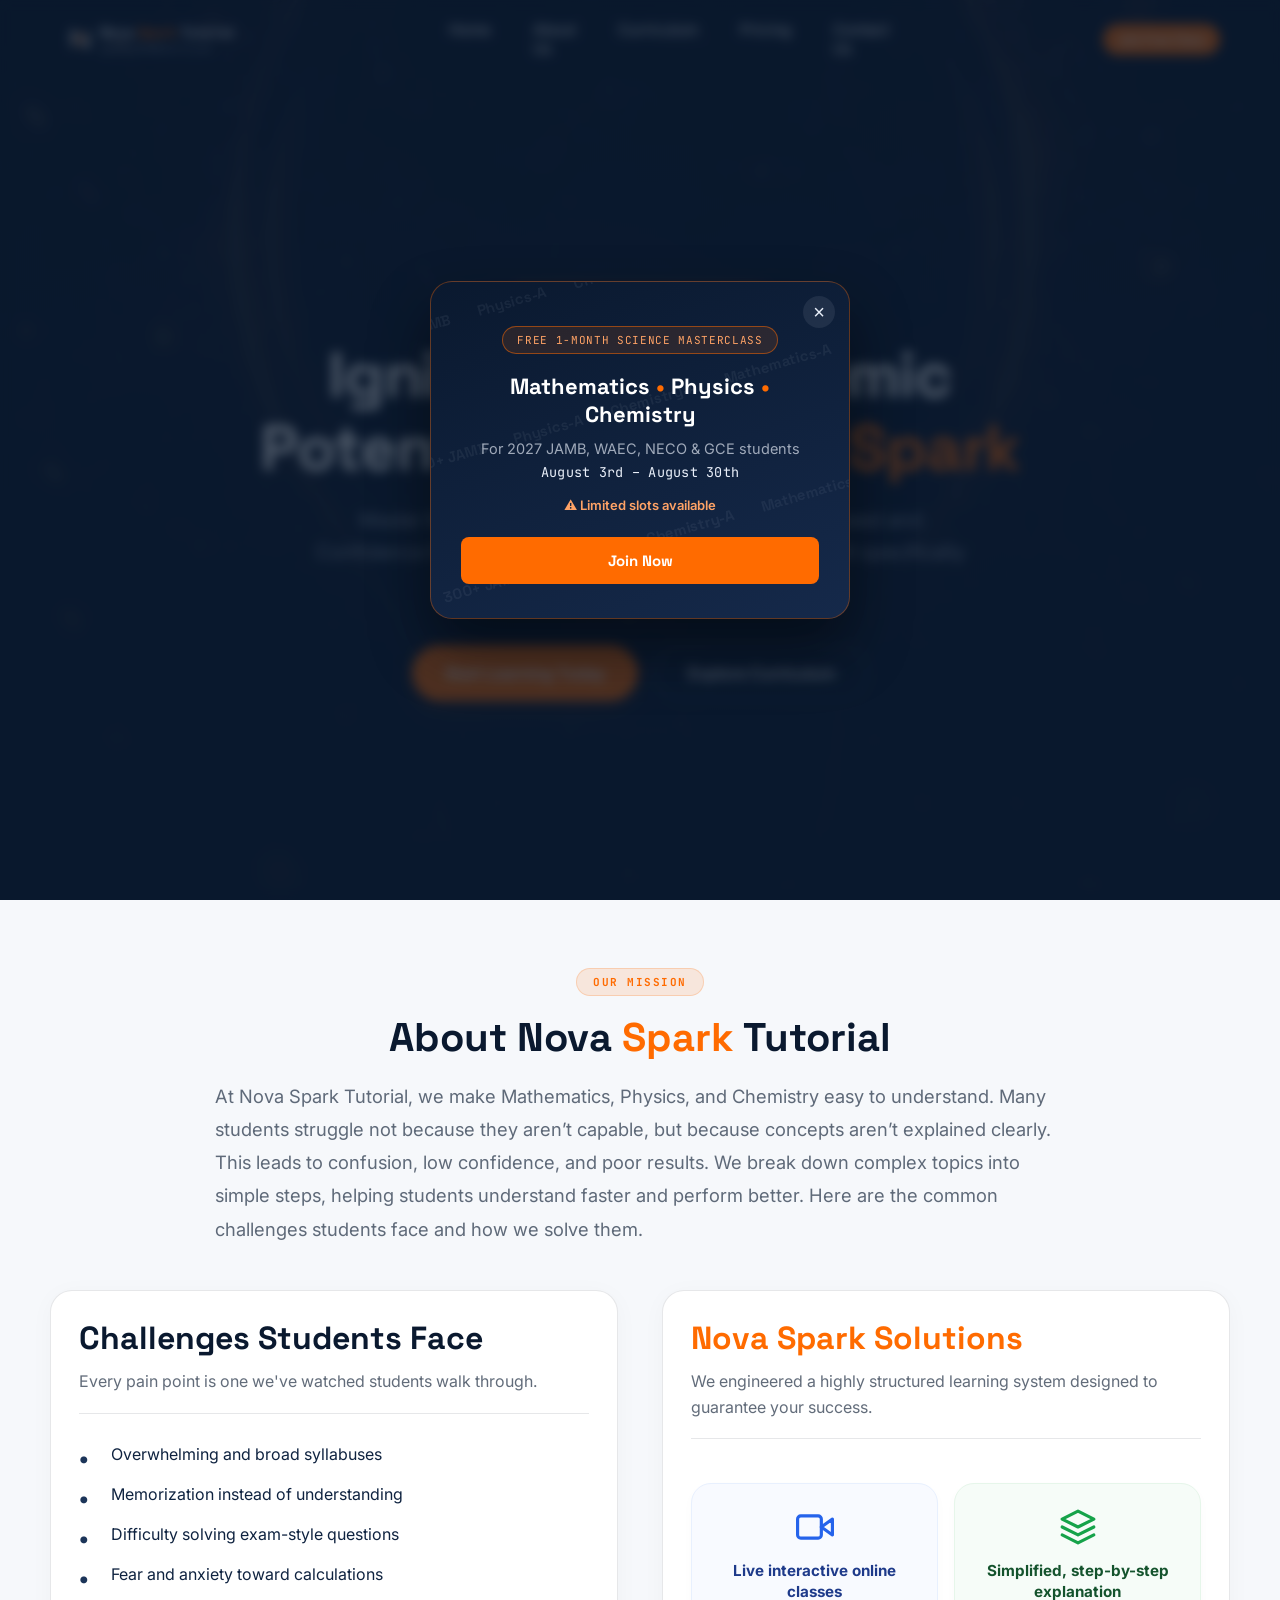
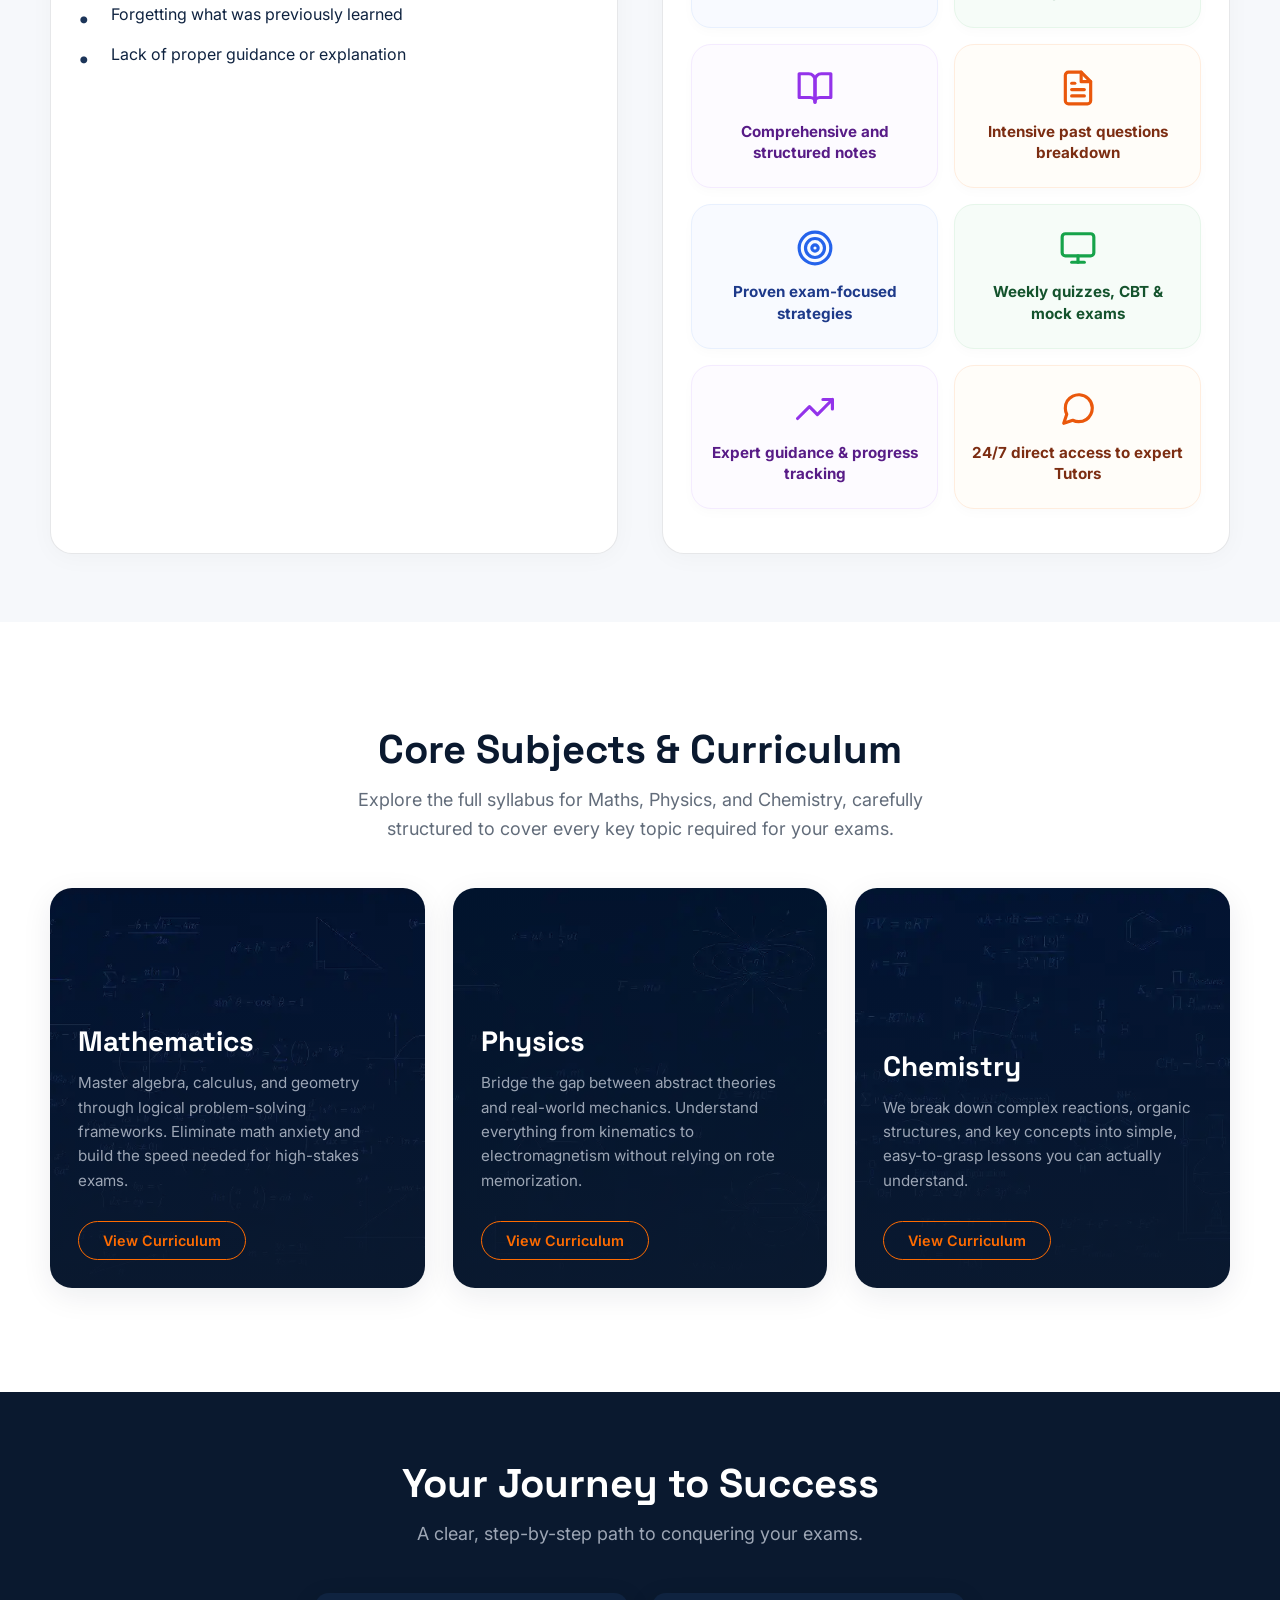
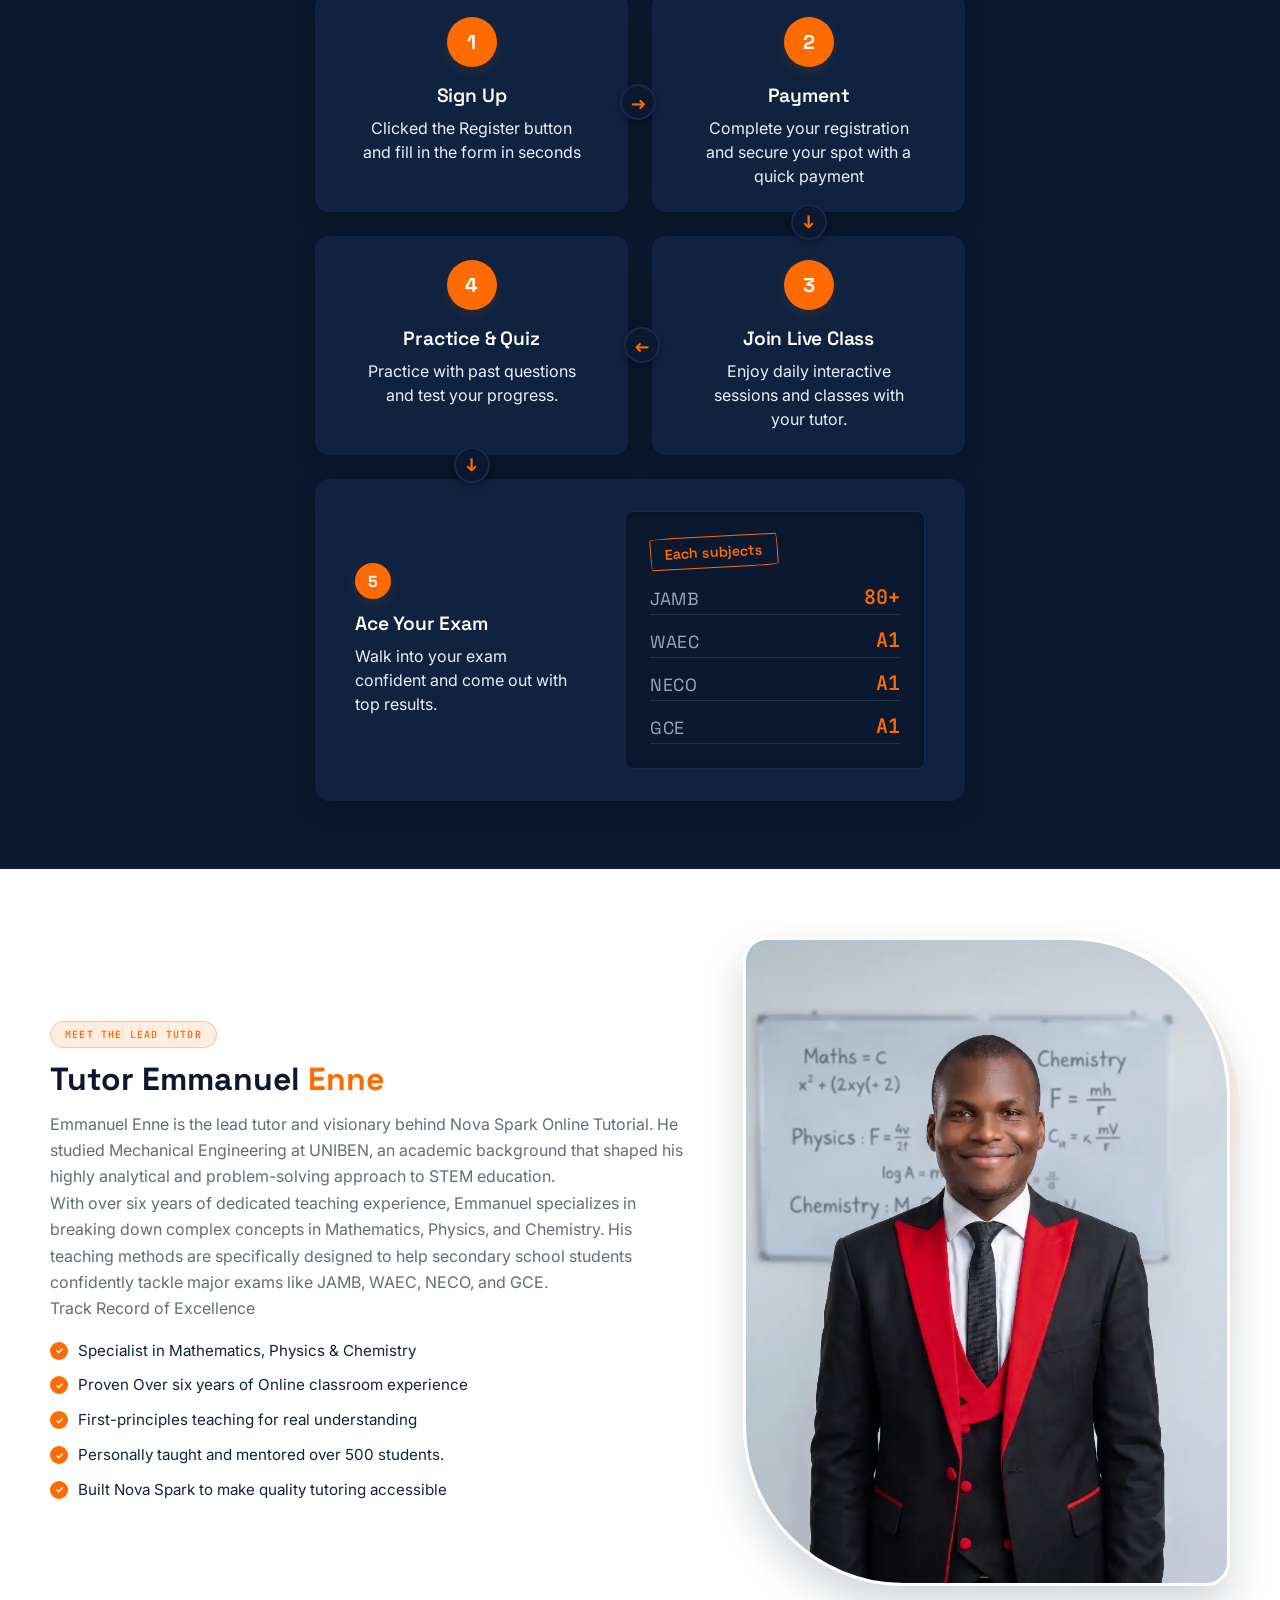
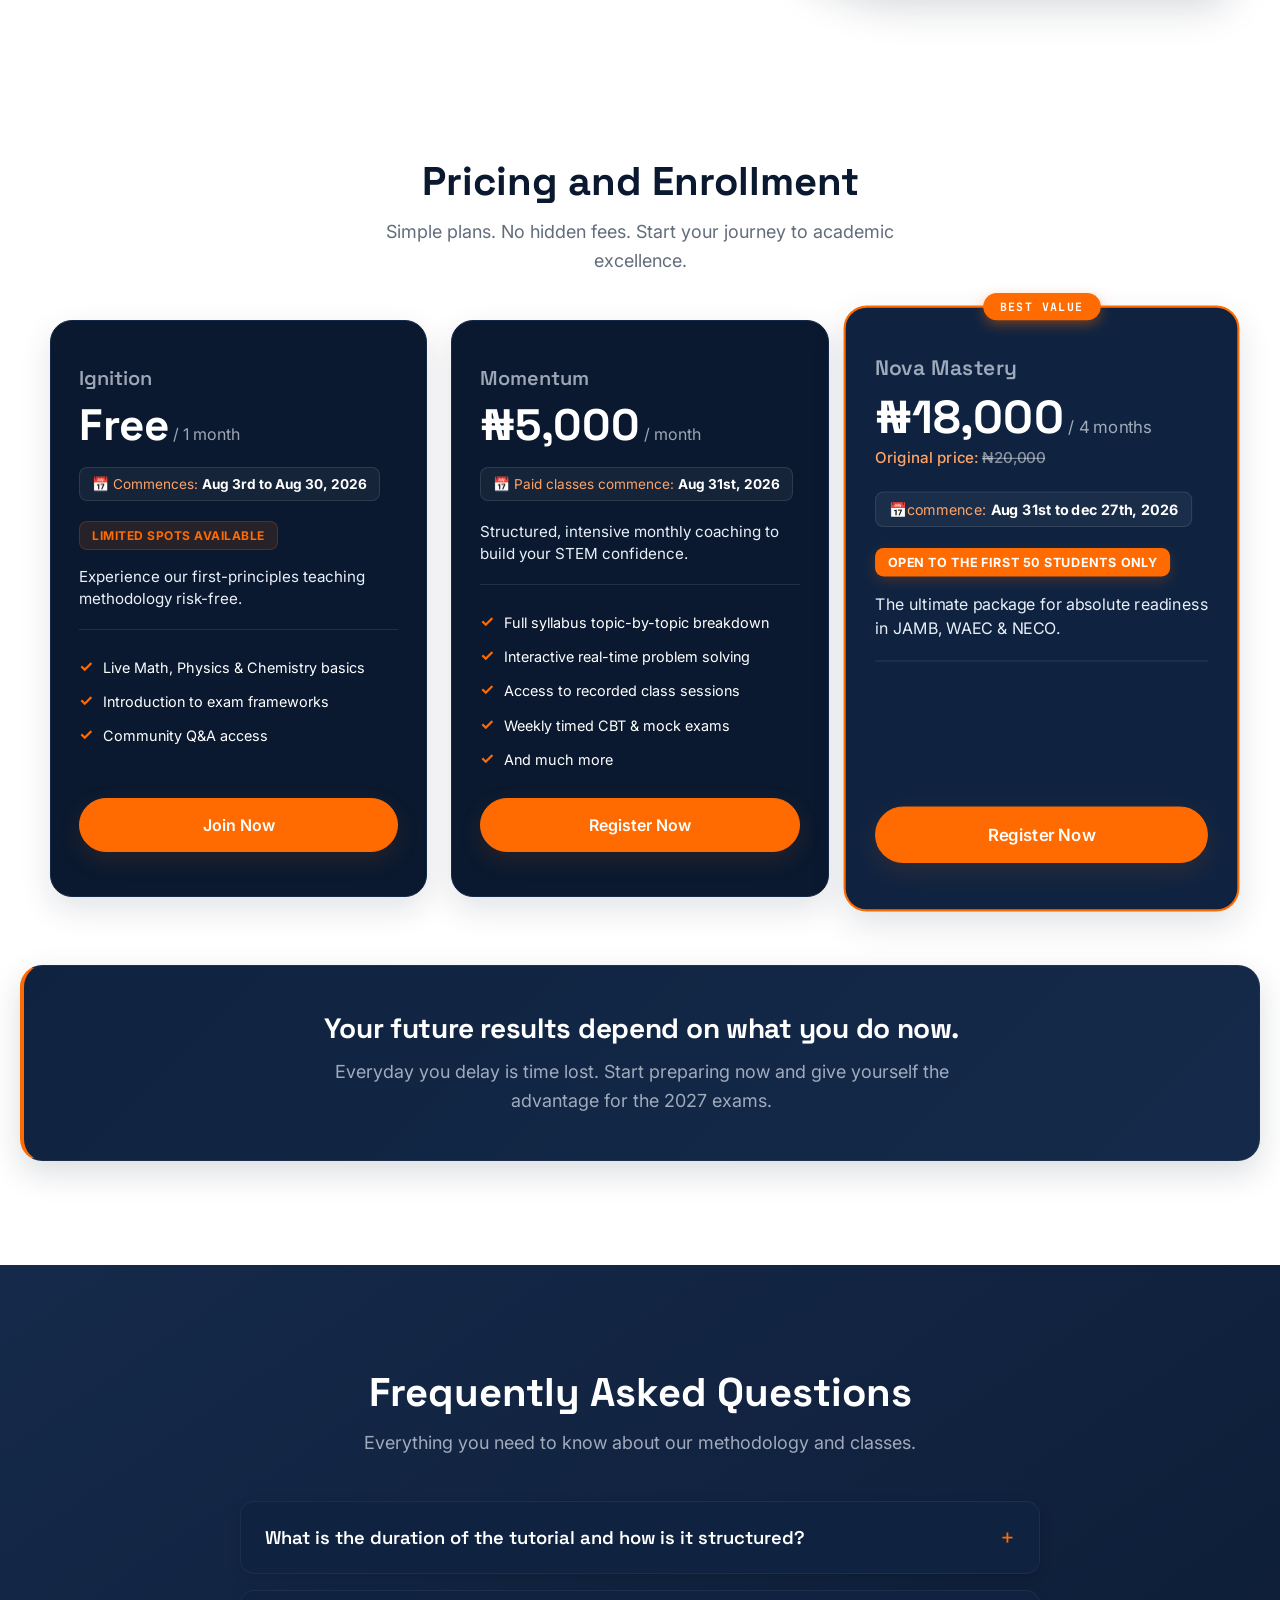
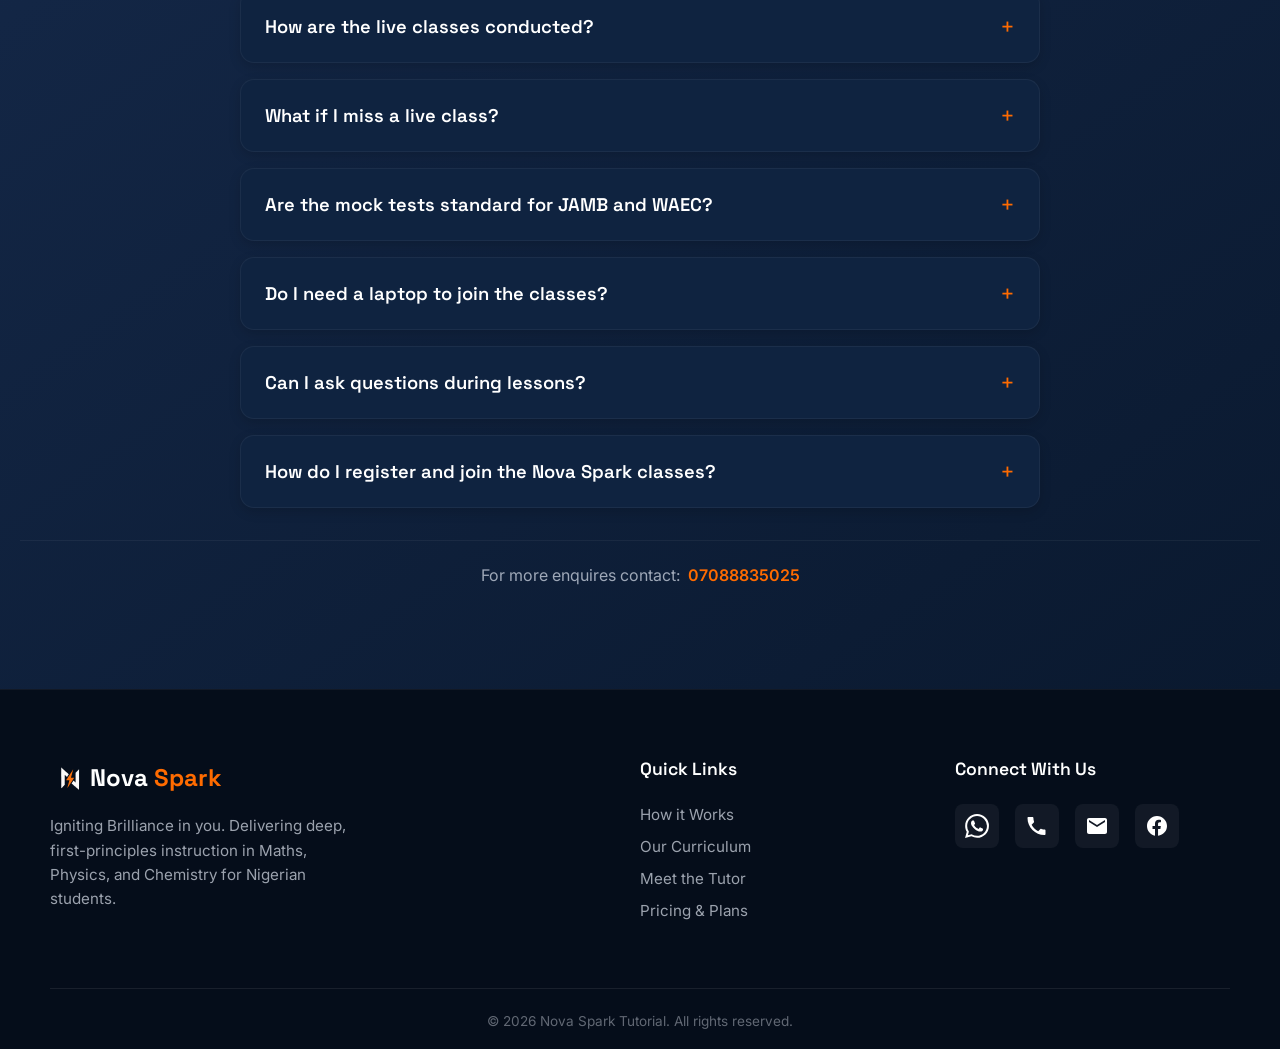
<file: index.html>
<!DOCTYPE html>
<html lang="en">
<head>
    <!-- Google tag (gtag.js) -->
<script async src="https://www.googletagmanager.com/gtag/js?id=G-5R7PJ8PHT4"></script>
<script>
  window.dataLayer = window.dataLayer || [];
  function gtag(){dataLayer.push(arguments);}
  gtag('js', new Date());

  gtag('config', 'G-5R7PJ8PHT4');
</script>
    <meta charset="UTF-8">
    <meta name="viewport" content="width=device-width, initial-scale=1.0">
    <title>Nova Spark Tutorial — JAMB, WAEC, NECO & GCE: Maths, Physics, Chemistry</title>
    <meta name="description" content="Nova Spark Tutorial helps Nigerian students conquer JAMB, WAEC, NECO and GCE in Mathematics, Physics and Chemistry. Igniting Brilliance in You">
    <meta property="og:title" content="Free 1-Month Science Class | Nova Spark Tutorial">
    <meta property="og:description" content="Join our FREE intensive class for JAMB, WAEC, NECO & GCE. Limited slots available!">
    <meta property="og:image" content="https://res.cloudinary.com/dwrcqtkjc/image/upload/v1783511879/file_00000000dbb071f4801394f1ea985f6e_vcpdh1.png">
    <meta property="og:url" content="https://novasparktutorial.vercel.app/">
    <meta property="og:type" content="website">
    <link rel="preconnect" href="https://fonts.googleapis.com">
    <link rel="preconnect" href="https://fonts.gstatic.com" crossorigin>
    <link href="https://fonts.googleapis.com/css2?family=Space+Grotesk:wght@500;600;700&family=Inter:wght@400;500;600;700;800&family=JetBrains+Mono:wght@500;600&display=swap" rel="stylesheet">
    <link rel="stylesheet" href="style.css">
    <link rel="icon" type="image/svg+xml" href="images/trace.svg">
</head>
<body>
    <nav class="mobile-nav">
        <div class="nav-container">
            
            <a href="#" class="brand-section">
                <img src="images/trace.svg" alt="Nova Spark Logo" class="brand-logo">
                <div class="brand-text">
                    <h1 class="brand-title">Nova <span class="text-spark">Spark</span> Tutorial</h1>
                    <span class="brand-subtitle">Igniting Brilliance in you</span>
                </div>
            </a>
        
            <div class="mobile-menu">
                <ul class="nav-links">
                    <li><a href="#home">Home</a></li>
                    <li><a href="#about-intro">About Us</a></li>
                    <li><a href="#curriculum">Curriculum</a></li>
                    <li><a href="#pricing">Pricing</a></li>
                    <li><a href="#contact">Contact Us</a></li>
                </ul>
            </div>

            <div class="action-section">
                <a href='#pricing' class="join-btn">Join Free Class</a>
                
                <button class="hamburger" aria-label="Toggle menu">
                    <span class="bar"></span>
                    <span class="bar"></span>
                    <span class="bar"></span>
                </button>
            </div>
        
        </div>
    </nav>

    <header class="hero-section">
        <div class="hero-container">
          <div class="hero-badge">LEARN SMARTER. ACHIEVE MORE</div>
          
          <h1 class="hero-title">
            Ignite Your Academic Potential with <span class="text-spark">Nova Spark</span>
          </h1>
          
          <p class="hero-subtitle">
            Master Maths, Physics and Chemistry with Clarity, Speed and Confidence through <span class="highlight-live">live</span> interactive online classes built specifically for JAMB, WAEC, NECO and GCE success.
          </p>
          
          <div class="hero-cta-group">
            <a href="#pricing" class="btn btn-primary">Start Learning Today</a>
            <a href="#curriculum" class="btn btn-secondary">Explore Curriculum</a>
          </div>
        </div>
    </header>

    <section class="about-unified-section" id="about-intro">
        <div class="about-intro-container">
            <div class="about-intro-content">
                <span class="about-badge">Our Mission</span>
                <h2 class="about-intro-title">About Nova <span class="text-spark">Spark</span> Tutorial</h2>
                <p class="about-intro-text">
                   At Nova Spark Tutorial, we make Mathematics, Physics, and Chemistry easy to understand.
                   Many students struggle not because they aren’t capable, but because concepts aren’t explained clearly. This leads to confusion, low confidence, and poor results.
                   We break down complex topics into simple steps, helping students understand faster and perform better.
                   Here are the common challenges students face and how we solve them.
                </p>
            </div>
        </div>

        <div class="methodology-container">
            <div class="methodology-grid">
                
                <div class="method-card challenge-card">
                    <div class="card-header">
                        <h2 class="card-title">Challenges Students Face</h2>
                        <p class="card-subtitle">Every pain point is one we've watched students walk through.</p>
                    </div>
                    <ul class="method-list challenge-list">
                        <li>Overwhelming and broad syllabuses</li>
                        <li>Memorization instead of understanding</li>
                        <li>Difficulty solving exam-style questions</li>
                        <li>Fear and anxiety toward calculations</li>
                        <li>Forgetting what was previously learned</li>
                        <li>Lack of proper guidance or explanation</li>
                    </ul>
                </div>
        
                <div class="method-card solution-card">
                    <div class="card-header">
                        <h2 class="card-title">Nova Spark Solutions</h2>
                        <p class="card-subtitle">We engineered a highly structured learning system designed to guarantee your success.</p>
                    </div>
            
                    <div class="solution-grid">
                        <div class="solution-grid-item sg-blue">
                            <svg viewBox="0 0 24 24" fill="none" stroke="currentColor" stroke-width="2" stroke-linecap="round" stroke-linejoin="round">
                                <polygon points="23 7 16 12 23 17 23 7"></polygon>
                                <rect x="1" y="5" width="15" height="14" rx="2" ry="2"></rect>
                            </svg>
                            <p>Live interactive online classes</p>
                        </div>

                        <div class="solution-grid-item sg-green">
                            <svg viewBox="0 0 24 24" fill="none" stroke="currentColor" stroke-width="2" stroke-linecap="round" stroke-linejoin="round">
                                <polygon points="12 2 2 7 12 12 22 7 12 2"></polygon>
                                <polyline points="2 17 12 22 22 17"></polyline>
                                <polyline points="2 12 12 17 22 12"></polyline>
                            </svg>
                            <p>Simplified, step-by-step explanation</p>
                        </div>

                        <div class="solution-grid-item sg-purple">
                            <svg viewBox="0 0 24 24" fill="none" stroke="currentColor" stroke-width="2" stroke-linecap="round" stroke-linejoin="round">
                                <path d="M2 3h6a4 4 0 0 1 4 4v14a3 3 0 0 0-3-3H2z"></path>
                                <path d="M22 3h-6a4 4 0 0 0-4 4v14a3 3 0 0 1 3-3h7z"></path>
                            </svg>
                            <p>Comprehensive and structured notes</p>
                        </div>

                        <div class="solution-grid-item sg-orange">
                            <svg viewBox="0 0 24 24" fill="none" stroke="currentColor" stroke-width="2" stroke-linecap="round" stroke-linejoin="round">
                                <path d="M14 2H6a2 2 0 0 0-2 2v16a2 2 0 0 0 2 2h12a2 2 0 0 0 2-2V8z"></path>
                                <polyline points="14 2 14 8 20 8"></polyline>
                                <line x1="16" y1="13" x2="8" y2="13"></line>
                                <line x1="16" y1="17" x2="8" y2="17"></line>
                                <polyline points="10 9 9 9 8 9"></polyline>
                            </svg>
                            <p>Intensive past questions breakdown</p>
                        </div>

                        <div class="solution-grid-item sg-blue">
                            <svg viewBox="0 0 24 24" fill="none" stroke="currentColor" stroke-width="2" stroke-linecap="round" stroke-linejoin="round">
                                <circle cx="12" cy="12" r="10"></circle>
                                <circle cx="12" cy="12" r="6"></circle>
                                <circle cx="12" cy="12" r="2"></circle>
                            </svg>
                            <p>Proven exam-focused strategies</p>
                        </div>

                        <div class="solution-grid-item sg-green">
                            <svg viewBox="0 0 24 24" fill="none" stroke="currentColor" stroke-width="2" stroke-linecap="round" stroke-linejoin="round">
                                <rect x="2" y="3" width="20" height="14" rx="2" ry="2"></rect>
                                <line x1="8" y1="21" x2="16" y2="21"></line>
                                <line x1="12" y1="17" x2="12" y2="21"></line>
                            </svg>
                            <p>Weekly quizzes, CBT & mock exams</p>
                        </div>

                        <div class="solution-grid-item sg-purple">
                            <svg viewBox="0 0 24 24" fill="none" stroke="currentColor" stroke-width="2" stroke-linecap="round" stroke-linejoin="round">
                                <polyline points="23 6 13.5 15.5 8.5 10.5 1 18"></polyline>
                                <polyline points="17 6 23 6 23 12"></polyline>
                            </svg>
                            <p>Expert guidance & progress tracking</p>
                        </div>  

                        <div class="solution-grid-item sg-orange">
                            <svg viewBox="0 0 24 24" fill="none" stroke="currentColor" stroke-width="2" stroke-linecap="round" stroke-linejoin="round">
                                <path d="M21 11.5a8.38 8.38 0 0 1-.9 3.8 8.5 8.5 0 0 1-7.6 4.7 8.38 8.38 0 0 1-3.8-.9L3 21l1.9-5.7a8.38 8.38 0 0 1-.9-3.8 8.5 8.5 0 0 1 4.7-7.6 8.38 8.38 0 0 1 3.8-.9h.5a8.48 8.48 0 0 1 8 8v.5z"></path>
                            </svg>
                            <p>24/7 direct access to expert Tutors</p>
                        </div>
                    </div>
                </div>
            </div>
        </div>
    </section>
    
    <section class="subjects-section" id="curriculum">
        <div class="subjects-container">
            <div class="subjects-header">
                <h2 class="section-title">Core Subjects & Curriculum</h2>
                <p class="section-subtitle">Explore the full syllabus for Maths, Physics, and Chemistry, carefully structured to cover every key topic required for your exams. </p>
            </div>
            
            <div class="subjects-grid">
                
                <div class="subject-card math-card">
                    <div class="subject-content">
                        <h3 class="subject-title">Mathematics</h3>
                        <p class="subject-desc">Master algebra, calculus, and geometry through logical problem-solving frameworks. Eliminate math anxiety and build the speed needed for high-stakes exams.</p>
                        <a href="maths.html" class="btn-subject">View Curriculum</a>
                    </div>
                </div>

                <div class="subject-card physics-card">
                    <div class="subject-content">
                        <h3 class="subject-title">Physics</h3>
                        <p class="subject-desc">Bridge the gap between abstract theories and real-world mechanics. Understand everything from kinematics to electromagnetism without relying on rote memorization.</p>
                        <a href="physics.html" class="btn-subject">View Curriculum</a>
                    </div>
                </div>

                <div class="subject-card chemistry-card">
                    <div class="subject-content">
                        <h3 class="subject-title">Chemistry</h3>
                        <p class="subject-desc">We break down complex reactions, organic structures, and key concepts into simple, easy-to-grasp lessons you can actually understand.</p>
                        <a href="chemistry.html" class="btn-subject">View Curriculum</a>
                    </div>
                </div>

            </div>
        </div>
    </section>

    <!-- ===================== HOW IT WORKS SECTION ===================== -->
    <section class="process-section" id="how-it-works">
        <div class="process-container">
            <div class="process-header">
                <h2 class="section-title text-paper">Your Journey to Success</h2>
                <p class="section-subtitle">A clear, step-by-step path to conquering your exams.</p>
            </div>
            
            <div class="process-grid">
                
                <!-- Step 1 -->
                <div class="process-card">
                    <div class="step-number">1</div>
                    <h3 class="step-title">Sign Up</h3>
                    <p class="step-desc">Clicked the Register button and fill in the form in seconds</p>
                </div>

                <!-- Step 2 -->
                <div class="process-card">
                    <div class="step-number">2</div>
                    <h3 class="step-title">Payment</h3>
                    <p class="step-desc">Complete your registration and secure your spot with a quick payment</p>
                </div>

                <!-- Step 3 -->
                <div class="process-card">
                    <div class="step-number">3</div>
                    <h3 class="step-title">Join Live Class</h3>
                    <p class="step-desc">Enjoy daily interactive sessions and classes with your tutor.</p>
                </div>

                <!-- Step 4 -->
                <div class="process-card">
                    <div class="step-number">4</div>
                    <h3 class="step-title">Practice & Quiz</h3>
                    <p class="step-desc">Practice with past questions and test your progress.</p>
                </div>

                <div class="process-card step-final">
                    <div class="step-final-left">
                        <div class="step-number">5</div>
                        <h3 class="step-title">Ace Your Exam</h3>
                        <p class="step-desc">Walk into your exam confident and come out with top results.</p>
                    </div>
                    
                    <div class="step-final-right handwritten-format">
                        <div class="target-badge-wrap">
                            <span class="subject-target-title">Each subjects</span>
                        </div>
                        <ul class="target-list">
                            <li><span class="exam-name">JAMB</span> <span class="exam-score">80+</span></li>
                            <li><span class="exam-name">WAEC</span> <span class="exam-score">A1</span></li>
                            <li><span class="exam-name">NECO</span> <span class="exam-score">A1</span></li>
                            <li><span class="exam-name">GCE</span> <span class="exam-score">A1</span></li>
                        </ul>
                    </div>
                </div>

            </div>
        </div>
    </section>

    <!-- ===================== MEET THE TUTOR SECTION ===================== -->
<section class="tutor-section" id="about">
    <div class="tutor-container">

        <div class="tutor-content">
            <span class="tutor-badge">Meet the Lead Tutor</span>

            <h2 class="tutor-name">Tutor Emmanuel <span class="text-spark">Enne</span></h2>

            <p class="tutor-bio">
                Emmanuel Enne is the lead tutor and visionary behind Nova Spark Online Tutorial. He studied Mechanical Engineering at UNIBEN, an academic background that shaped his highly analytical and problem-solving approach to STEM education.
               <br>With over six years of dedicated teaching experience, Emmanuel specializes in breaking down complex concepts in Mathematics, Physics, and Chemistry. His teaching methods are specifically designed to help secondary school students confidently tackle major exams like JAMB, WAEC, NECO, and GCE.
               <br>Track Record of Excellence
            </p>

            <ul class="tutor-highlights">
                <li>
                    <span class="highlight-icon">✓</span>
                    Specialist in Mathematics, Physics & Chemistry
                </li>
                <li>
                    <span class="highlight-icon">✓</span>
                    Proven Over six years of Online classroom experience
                </li>
                <li>
                    <span class="highlight-icon">✓</span>
                    First-principles teaching for real understanding
                </li>
                <li>
                    <span class="highlight-icon">✓</span>
                    Personally taught and mentored over 500 students.
                </li>
                <li>
                    <span class="highlight-icon">✓</span>
                    Built Nova Spark to make quality tutoring accessible
                </li>
            </ul>
        </div>

        <div class="tutor-visual">
            <div class="tutor-image-frame">
                <img src="images/1000137195-clean.webp" alt="Tutor Emmanuel Eme" class="tutor-image" loading="lazy">
            </div>
            <div class="tutor-frame-glow"></div>
        </div>

    </div>
</section>

<section class="pricing-section" id="pricing">
    <div class="pricing-container">
        <div class="pricing-header">
            <h2 class="section-title">Pricing and Enrollment</h2>
            <p class="section-subtitle">Simple plans. No hidden fees. Start your journey to academic excellence.</p>
        </div>
        
        <div class="pricing-grid">
            
            <div class="pricing-card">
                <div class="card-content-wrap">
                    <h3 class="plan-name">Ignition</h3>
                    <div class="plan-price-wrap">
                        <span class="plan-price">Free</span>
                        <span class="plan-duration">/ 1 month</span>
                    </div>
                    <div class="plan-date">
                        <span class="date-icon">&#128197;</span> Commences: <strong>Aug 3rd to Aug 30, 2026</strong>
                    </div>
                    <span class="spot-alert">Limited spots available</span>
                    <p class="plan-desc">Experience our first-principles teaching methodology risk-free.</p>
                    
                    <ul class="plan-benefits">
                        <li><span class="check">✓</span> Live Math, Physics & Chemistry basics</li>
                        <li><span class="check">✓</span> Introduction to exam frameworks</li>
                        <li><span class="check">✓</span> Community Q&A access</li>
                    </ul>
                </div>
                <a href="https://chat.whatsapp.com/GkKojfg607b6Xg8EDIZY9q" class="btn btn-primary btn-block">Join Now</a>
            </div>

            <div class="pricing-card">
                <div class="card-content-wrap">
                    <h3 class="plan-name">Momentum</h3>
                    <div class="plan-price-wrap">
                        <span class="plan-price">₦5,000</span>
                        <span class="plan-duration">/ month</span>
                    </div>
                    <div class="plan-date">
                        <span class="date-icon">📅</span> Paid classes commence: <strong>Aug 31st, 2026</strong>
                    </div>
                    <p class="plan-desc">Structured, intensive monthly coaching to build your STEM confidence.</p>
                    
                    <ul class="plan-benefits">
                        <li><span class="check">✓</span> Full syllabus topic-by-topic breakdown</li>
                        <li><span class="check">✓</span> Interactive real-time problem solving</li>
                        <li><span class="check">✓</span> Access to recorded class sessions</li>
                        <li><span class="check">✓</span> Weekly timed CBT & mock exams</li>
                        <li><span class="check">✓</span> And much more</li>

                    </ul>
                </div>
                <a href="https://forms.gle/w4w4ePdiDQHodNck8" class="btn btn-primary btn-block" target="_blank">Register Now</a>
            </div>

            <div class="pricing-card premium-card">
                <div class="premium-badge">Best Value</div>
                <div class="card-content-wrap">
                    <h3 class="plan-name">Nova Mastery</h3>
                    <div class="plan-price-wrap">
                        <span class="plan-price">₦18,000</span>
                        <span class="plan-duration">/ 4 months</span>
                    </div>
                    <div class="price-strikethrough">Original price: <del>₦20,000</del></div>
                    <div class="plan-date">
                        <span class="date-icon">📅</span>commence: <strong>Aug 31st to dec 27th, 2026</strong>
                    </div>
                    <span class="spot-alert alert-premium">Open to the first 50 students only</span>
                    <p class="plan-desc">The ultimate package for absolute readiness in JAMB, WAEC & NECO.</p>
                </div>
                <a href="https://forms.gle/w4w4ePdiDQHodNck8" class="btn btn-primary btn-block" target="_blank">Register Now</a>
            </div>

        </div>

        </div> <div class="urgency-banner">
            <h3 class="urgency-title">Your future results depend on what you do now.</h3>
            <p class="urgency-text">Everyday you delay is time lost. Start preparing now and give yourself the advantage for the 2027 exams.</p>
        </div>
    </div>
</section>

<section class="faq-section" id="faq">
    <div class="faq-container">
        <div class="faq-header">
            <h2 class="section-title text-paper">Frequently Asked Questions</h2>
            <p class="section-subtitle">Everything you need to know about our methodology and classes.</p>
        </div>
        
        <div class="faq-grid">
            <details class="faq-item" name="faq-accordion">
                <summary class="faq-question">
                    What is the duration of the tutorial and how is it structured?
                    <span class="faq-icon">+</span>
                </summary>
                <div class="faq-answer">
                    <p>The program is divided into two comprehensive 4-month phases: Phase One: August 31st to December 27th. Phase Two: January 11th to April 30th<br>The entire JAMB and WAEC syllabus for Physics, Mathematics, and Chemistry is completed within each phase. This means whether you join in Phase One or Phase Two, you will receive a complete, start-to-finish walkthrough of all topics.</p>
                </div>
            </details>

            <details class="faq-item" name="faq-accordion">
                <summary class="faq-question">
                    How are the live classes conducted?
                    <span class="faq-icon">+</span>
                </summary>
                <div class="faq-answer">
                    <p>Our regular interactive live classes are held on Telegram, allowing for easy access, low data consumption, and continuous engagement. In addition, we host a special live class every week via Zoom to tackle advanced topics, solve questions in real-time, and host visual masterclasses.</p>
                </div>
            </details>

            <details class="faq-item" name="faq-accordion">
                <summary class="faq-question">
                    What if I miss a live class?
                    <span class="faq-icon">+</span>
                </summary>
                <div class="faq-answer">
                    <p>You don’t have to worry about missing out. All our Telegram sessions remain in the private group chat, so you can easily scroll up and read through the lesson at your convenience. For our weekly Zoom sessions, we provide recorded video links and summarized notes to all registered students after the class ends.</p>
                </div>
            </details>

            <details class="faq-item" name="faq-accordion">
                <summary class="faq-question">
                    Are the mock tests standard for JAMB and WAEC?
                    <span class="faq-icon">+</span>
                </summary>
                <div class="faq-answer">
                    <p>Absolutely. Our mock exams are carefully curated using thousands of past questions and standard marking guides to simulate the exact difficulty, timing, and interface of the actual high-stakes exams.</p>
                </div>
            </details>

            <details class="faq-item" name="faq-accordion">
                <summary class="faq-question">
                    Do I need a laptop to join the classes?
                    <span class="faq-icon">+</span>
                </summary>
                <div class="faq-answer">
                    <p>Not at all! Just ensure you have the Telegram and Zoom applications downloaded and installed on your device.</p>
                </div>
            </details>

            <details class="faq-item" name="faq-accordion">
                <summary class="faq-question">
                    Can I ask questions during lessons?
                    <span class="faq-icon">+</span>
                </summary>
                <div class="faq-answer">
                    <p>Yes! Our classes are highly interactive. During our Telegram sessions, there are dedicated Q&A segments where you can drop your questions. Furthermore, our weekly Zoom classes give you the opportunity to unmute yourself and speak directly with the tutors for personalized clarity.</p>
                </div>
            </details>

            <details class="faq-item" name="faq-accordion">
                <summary class="faq-question">
                    How do I register and join the Nova Spark classes?
                    <span class="faq-icon">+</span>
                </summary>
                <div class="faq-answer">
                    <p>Registration is very simple! Just click the "Enroll Now" or "Sign Up" button on our website, complete your registration, and make your payment. Once confirmed, you will immediately receive an exclusive invite link to join our private Telegram classroom and start learning.</p>
                </div>
            </details>
        </div>
    </div>

    <div class="faq-contact">
        <p>For more enquires contact: <a href="tel:+2347088835025">07088835025</a></p>
    </div>
</section>

<footer class="footer-section">
    <div class="footer-container">
        <div class="footer-grid">
            
            <div class="footer-brand-col">
                <a href="#" class="brand-section footer-brand">
                    <img src="images/trace.svg" alt="Nova Spark Logo" class="brand-logo">
                    <div class="brand-text">
                        <h2 class="brand-title">Nova <span class="text-spark">Spark</span></h2>
                    </div>
                </a>
                <p class="footer-desc">
                    Igniting Brilliance in you. Delivering deep, first-principles instruction in Maths, Physics, and Chemistry for Nigerian students.
                </p>
            </div>

            <div class="footer-links-col">
                <h3 class="footer-heading">Quick Links</h3>
                <ul class="footer-links">
                    <li><a href="#how-it-works">How it Works</a></li>
                    <li><a href="#curriculum">Our Curriculum</a></li>
                    <li><a href="#about">Meet the Tutor</a></li>
                    <li><a href="#pricing">Pricing & Plans</a></li>
                </ul>
            </div>

            <div class="footer-contact-col" id="contact">
                <h3 class="footer-heading">Connect With Us</h3>
                <div class="social-grid">
                    
                    <a href="https://wa.me/2347088835025" target="_blank" class="social-btn" aria-label="WhatsApp">
                        <svg viewBox="0 0 24 24" width="24" height="24" fill="currentColor"><path d="M17.472 14.382c-.297-.149-1.758-.867-2.03-.967-.273-.099-.471-.148-.67.15-.197.297-.767.966-.94 1.164-.173.199-.347.223-.644.075-.297-.15-1.255-.463-2.39-1.475-.883-.788-1.48-1.761-1.653-2.059-.173-.297-.018-.458.13-.606.134-.133.298-.347.446-.52.149-.174.198-.298.298-.497.099-.198.05-.371-.025-.52-.075-.149-.669-1.612-.916-2.207-.242-.579-.487-.5-.669-.51h-.57c-.198 0-.52.074-.792.372-.272.297-1.04 1.016-1.04 2.479 0 1.462 1.065 2.875 1.213 3.074.149.198 2.096 3.2 5.077 4.487.709.306 1.262.489 1.694.625.712.227 1.36.195 1.871.118.571-.085 1.758-.719 2.006-1.413.248-.694.248-1.289.173-1.413-.074-.124-.272-.198-.57-.347m-5.421 7.403h-.004a9.87 9.87 0 01-5.031-1.378l-.361-.214-3.741.982.998-3.648-.235-.374a9.86 9.86 0 01-1.51-5.26c.001-5.45 4.436-9.884 9.888-9.884 2.64 0 5.122 1.03 6.988 2.898a9.825 9.825 0 012.893 6.994c-.003 5.45-4.437 9.884-9.885 9.884m8.413-18.297A11.815 11.815 0 0012.05 0C5.495 0 .16 5.335.157 11.892c0 2.096.547 4.142 1.588 5.945L.057 24l6.305-1.654a11.882 11.882 0 005.683 1.448h.005c6.554 0 11.89-5.335 11.893-11.893a11.821 11.821 0 00-3.48-8.413z"/></svg>
                    </a>
                    
                    <a href="tel:+2347088835025" class="social-btn" aria-label="Phone Call">
                        <svg viewBox="0 0 24 24" width="24" height="24" fill="currentColor"><path d="M20 15.5c-1.2 0-2.4-.2-3.6-.6-.3-.1-.7 0-1 .2l-2.2 2.2c-2.8-1.4-5.1-3.8-6.6-6.6l2.2-2.2c.3-.3.4-.7.2-1-.4-1.2-.6-2.4-.6-3.6 0-.6-.4-1-1-1H3.5c-.6 0-1 .4-1 1 0 9.4 7.6 17 17 17 .6 0 1-.4 1-1V16.5c0-.6-.4-1-1-1z"/></svg>
                    </a>

                    <a href="mailto:novasparktutorial@gmail.com" class="social-btn" aria-label="Email">
                        <svg viewBox="0 0 24 24" width="24" height="24" fill="currentColor"><path d="M20 4H4c-1.1 0-2 .9-2 2v12c0 1.1.9 2 2 2h16c1.1 0 2-.9 2-2V6c0-1.1-.9-2-2-2zm0 4l-8 5-8-5V6l8 5 8-5v2z"/></svg>
                    </a>

                    <a href="https://www.facebook.com/profile.php?id=61590882387290" target="_blank" class="social-btn" aria-label="Facebook">
                        <svg viewBox="0 0 24 24" width="24" height="24" fill="currentColor"><path d="M22 12c0-5.52-4.48-10-10-10S2 6.48 2 12c0 4.84 3.44 8.87 8 9.8V15H7.5v-3H10V9.5C10 7.03 11.47 5.7 13.71 5.7c1.1 0 2.25.2 2.25.2v2.47h-1.27c-1.25 0-1.64.78-1.64 1.58V12h2.78l-.45 3h-2.33v6.8C18.56 20.87 22 16.84 22 12z"/></svg>
                    </a>

                </div>
            </div>

        </div>

        <div class="footer-bottom">
            <p>&copy; 2026 Nova Spark Tutorial. All rights reserved.</p>
        </div>
    </div>
</footer>

    <div class="tutor-modal" id="tutorModal">
        <div class="tutor-modal-content">
            <span class="tutor-modal-close" id="closeModal">&times;</span>
            <img src="images/1000137195-clean.webp" alt="Tutor Emmanuel Enne" class="modal-full-img">
        </div>
    </div>

    <!-- Free Masterclass Popup -->
<div class="masterclass-overlay" id="masterclassOverlay">
  <div class="masterclass-modal">
    <button class="masterclass-close" id="masterclassClose" aria-label="Close popup">&times;</button>

    <div class="masterclass-watermark" aria-hidden="true">
      <span>300+ JAMB</span><span>Physics-A</span><span>Chemistry-A</span><span>Mathematics-A</span>
      <span>300+ JAMB</span><span>Physics-A</span><span>Chemistry-A</span><span>Mathematics-A</span>
      <span>300+ JAMB</span><span>Physics-A</span><span>Chemistry-A</span><span>Mathematics-A</span>
    </div>

    <div class="masterclass-content">
      <span class="masterclass-eyebrow">Free 1-Month Science Masterclass</span>
      <h3 class="masterclass-subjects">Mathematics <span class="dot">•</span> Physics <span class="dot">•</span> Chemistry</h3>
      <p class="masterclass-audience">For 2027 JAMB, WAEC, NECO &amp; GCE students</p>
      <p class="masterclass-dates">August 3rd &ndash; August 30th</p>
      <p class="masterclass-warning">⚠️ Limited slots available</p>
      <a href="https://chat.whatsapp.com/GkKojfg607b6Xg8EDIZY9q" target="_blank" class="masterclass-btn" id="masterclassJoinBtn">Join Now</a>
    </div>
  </div>
</div>

    <script src="script.js" defer></script>
</body>
</html>
</file>
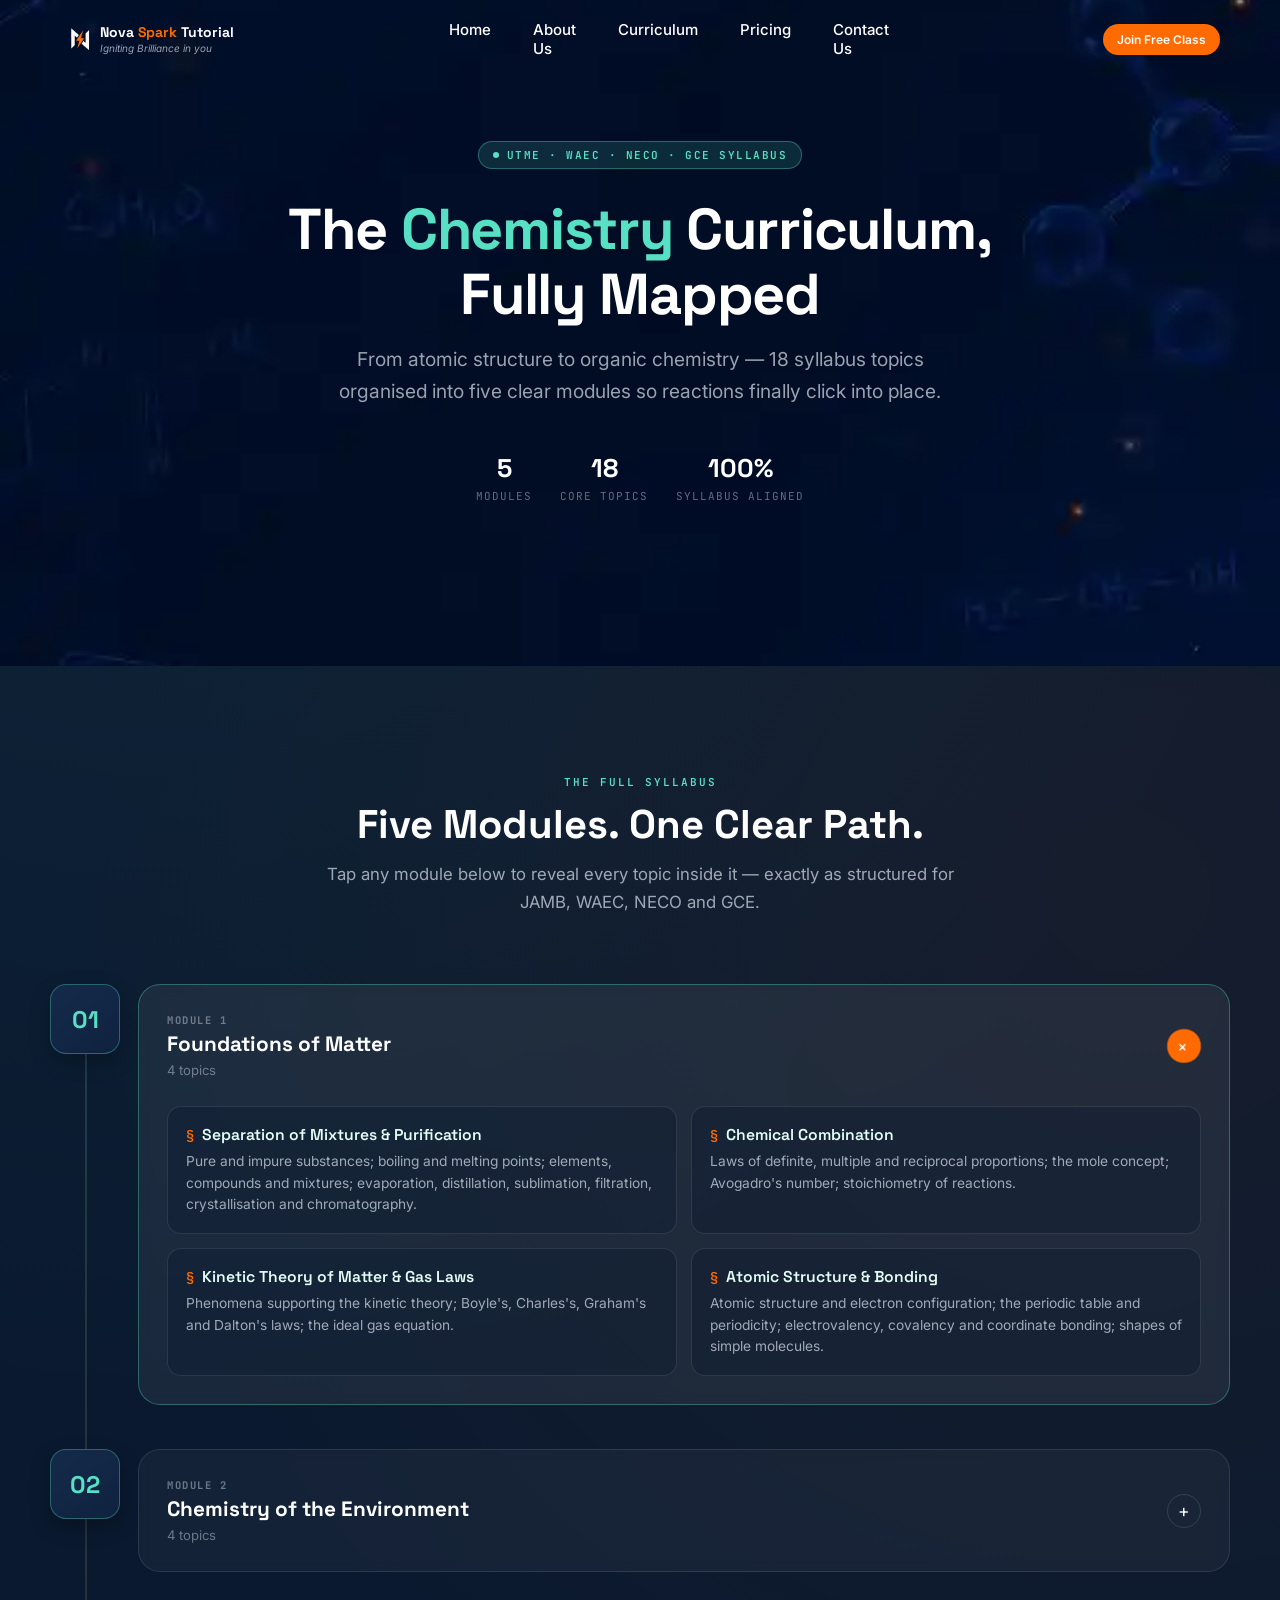
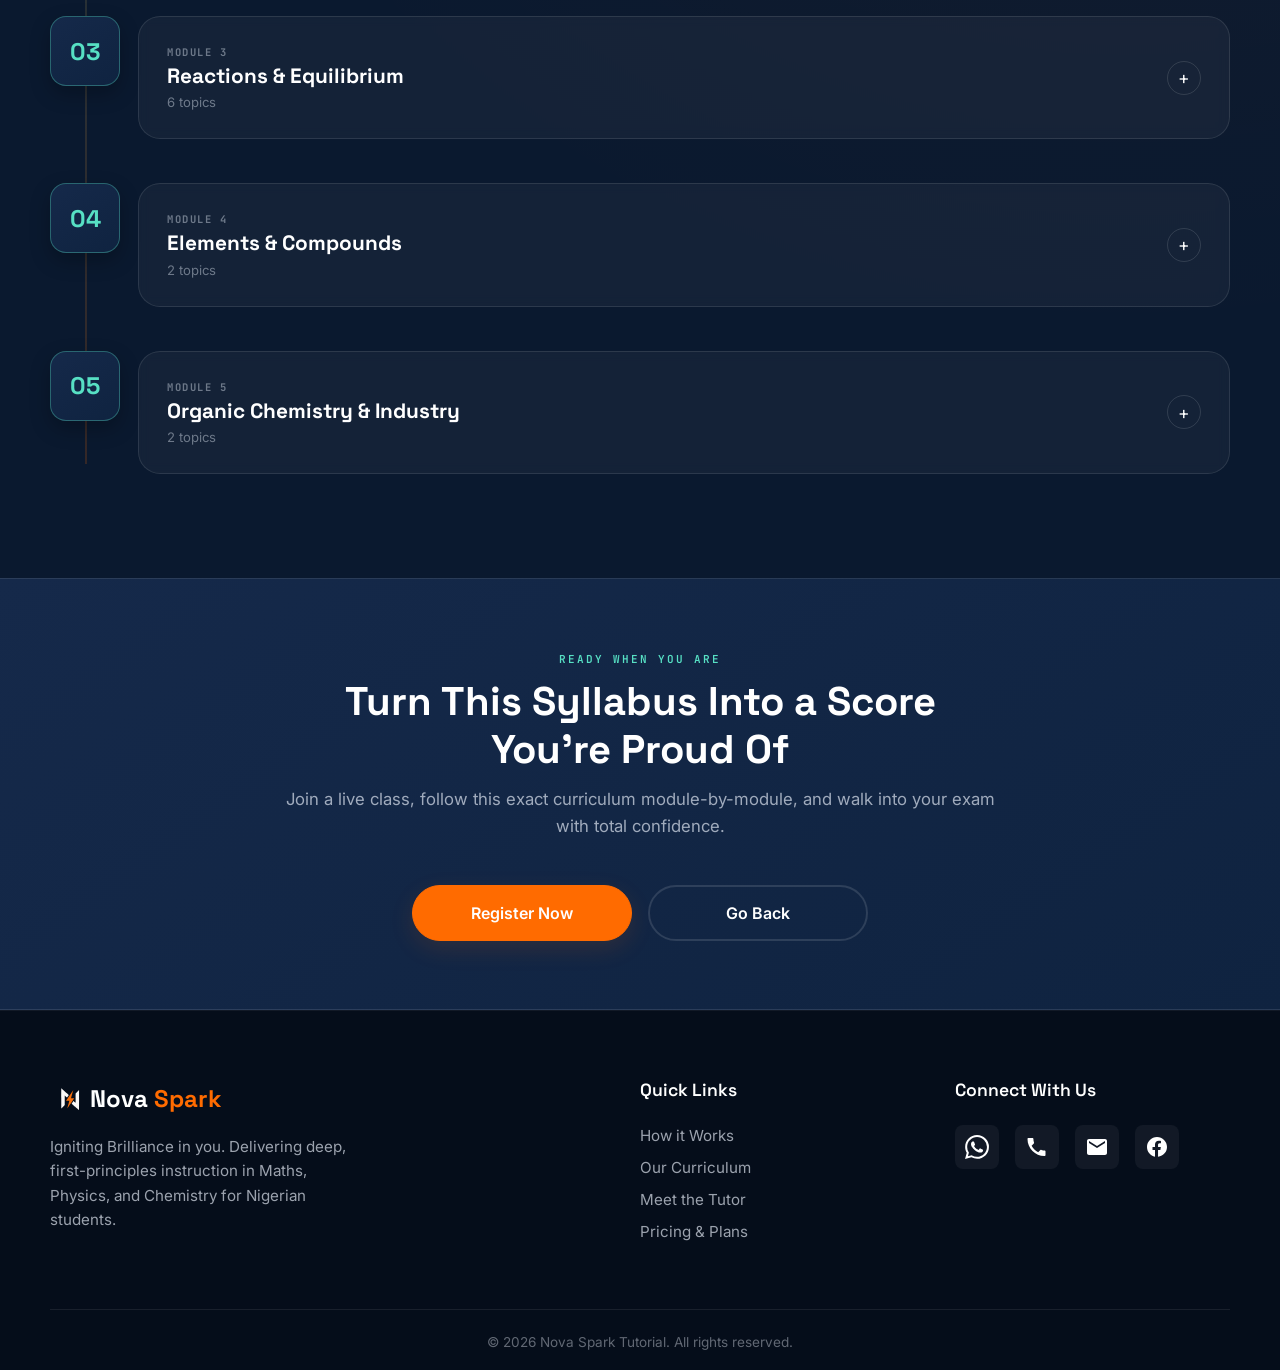
<file: chemistry.html>
<!DOCTYPE html>
<html lang="en">
<head>
  <!-- Google tag (gtag.js) -->
<script async src="https://www.googletagmanager.com/gtag/js?id=G-5R7PJ8PHT4"></script>
<script>
  window.dataLayer = window.dataLayer || [];
  function gtag(){dataLayer.push(arguments);}
  gtag('js', new Date());

  gtag('config', 'G-5R7PJ8PHT4');
</script>
<meta charset="UTF-8">
<meta name="viewport" content="width=device-width, initial-scale=1.0">
<title>Chemistry Curriculum — Nova Spark Tutorial</title>
<meta name="description" content="The full Nova Spark Tutorial Chemistry curriculum for JAMB, WAEC, NECO and GCE — Foundations of Matter, Environmental Chemistry, Reactions & Equilibrium, Elements & Compounds, and Organic Chemistry.">
<link rel="preconnect" href="https://fonts.googleapis.com">
<link rel="preconnect" href="https://fonts.gstatic.com" crossorigin>
<link href="https://fonts.googleapis.com/css2?family=Space+Grotesk:wght@500;600;700&family=Inter:wght@400;500;600;700;800&family=JetBrains+Mono:wght@500;600&display=swap" rel="stylesheet">
<link rel="icon" type="image/svg+xml" href="images/trace.svg">
<style>
/* ============================================================
   NOVA SPARK — CHEMISTRY CURRICULUM
   Internal, self-contained stylesheet
   ============================================================ */
:root {
  --navy: #0A192F;
  --navy-700: #0F2340;
  --navy-600: #15294A;
  --navy-soft: #1C3559;
  --navy-glass: rgba(255,255,255,0.045);
  --navy-glass-line: rgba(255,255,255,0.10);
  --paper: #FFFFFF;
  --on-navy: #EAF0FA;
  --on-navy-dim: rgba(234,240,250,0.66);
  --on-navy-faint: rgba(234,240,250,0.42);
  --spark: #FF6B00;
  --spark-dim: #FFA366;
  --spark-soft: rgba(255,107,0,0.12);
  --line-on-navy: rgba(255,255,255,0.12);

  --display: 'Space Grotesk', 'Inter', sans-serif;
  --body: 'Inter', sans-serif;
  --mono: 'JetBrains Mono', monospace;

  --s1: 0.5rem;  --s2: 0.75rem; --s3: 1.125rem;
  --s4: 1.75rem; --s5: 2.75rem; --s6: 4.25rem; --s7: 6.5rem;

  --radius-sm: 8px; --radius-md: 14px; --radius-lg: 22px;
  --container: 1180px;

  /* subject accent — Chemistry reads in a fresh mint-teal against the navy field */
  --subject: #57E0C4;
  --subject-soft: rgba(87,224,196,0.14);
  --subject-line: rgba(87,224,196,0.35);
}

* { box-sizing: border-box; margin: 0; padding: 0; }
html { scroll-behavior: smooth; }
body {
  font-family: var(--body);
  background-color: var(--navy);
  background-image:
    radial-gradient(circle at 12% 8%, rgba(87,224,196,0.06), transparent 40%),
    radial-gradient(circle at 88% 30%, rgba(255,107,0,0.05), transparent 45%);
  color: var(--on-navy);
}
img { max-width: 100%; display: block; }
a { color: inherit; }


/* ===================== NAV ===================== */
.mobile-nav {
    position: fixed;
    top: 0;
    left: 0;
    right: 0;
    background-color: transparent;
    box-shadow: none;
    max-width: 480px;
    margin: 0 auto;
    z-index: 1000;
    transition: background-color 0.3s ease, box-shadow 0.3s ease;
}

.mobile-nav.scrolled {
    background-color: var(--navy);
    box-shadow: 0 2px 12px rgba(0, 0, 0, 0.15);
}

.nav-container {
    display: flex;
    justify-content: space-between;
    align-items: center;
    padding: 12px 10px;
}

.brand-section {
    display: flex;
    align-items: center;
    text-decoration: none;
}

.brand-logo {
    width: 40px;
    height: 40px;
    object-fit: contain;
}

.brand-text {
    display: flex;
    flex-direction: column;
}

.brand-title {
    font-family: var(--display);
    font-size: 14px;
    font-weight: 700;
    color: var(--paper);
    line-height: 1.2;
}

.text-spark {
    color: var(--spark);
}

.brand-subtitle {
    font-size: 10px;
    color: var(--on-navy-dim);
    font-style: italic;
    margin-top: 2px;
}

.action-section {
    display: flex;
    align-items: center;
    gap: 14px;
}

.join-btn {
    background-color: var(--spark);
    color: var(--paper);
    border: none;
    padding: 8px 14px;
    font-family: var(--body);
    font-size: 12px;
    font-weight: 600;
    border-radius: 50px;
    cursor: pointer;
    text-decoration: none;
    transition: background-color 0.2s ease;
}

.join-btn:hover,
.join-btn:active {
    background-color: var(--spark-dim);
}

.hamburger {
    background: transparent;
    border: none;
    cursor: pointer;
    display: flex;
    flex-direction: column;
    gap: 5px;
    padding: 4px;
}

.bar {
    display: block;
    width: 22px;
    height: 2px;
    background-color: var(--paper);
    transition: all 0.3s ease-in-out;
    border-radius: 2px;
}

.hamburger.active .bar:nth-child(1) {
    transform: translateY(7px) rotate(45deg);
}

.hamburger.active .bar:nth-child(2) {
    opacity: 0;
}

.hamburger.active .bar:nth-child(3) {
    transform: translateY(-7px) rotate(-45deg);
}

.mobile-menu {
    position: fixed;
    top: 64px;
    right: -100%;
    left: auto;
    width: 70%;
    max-width: 300px;
    height: calc(100vh - 64px);
    background-color: var(--navy);
    box-shadow: -4px 0 15px rgba(0, 0, 0, 0.3);
    max-height: none;
    overflow-y: auto;
    transition: right 0.3s ease-in-out;
}

.mobile-menu.active {
    right: 0;
    max-height: none;
}

.nav-links li a {
    display: block;
    padding: 16px 20px;
    text-decoration: none;
    color: var(--paper);
    font-size: 15px;
    font-weight: 500;
    border-bottom: 1px solid rgba(255, 255, 255, 0.05);
    transition: all 0.2s;
}

.nav-links li:last-child a {
    border-bottom: none;
}

.nav-links li a:hover,
.nav-links li a:active {
    background-color: var(--navy);
    color: var(--spark);
}

/* ===================== HERO ===================== */
.hero-section { position: relative; width: 100%; min-height: 74vh; display: flex; align-items: center; justify-content: center; text-align: center; padding: var(--s6) 20px var(--s5); overflow: hidden; background: radial-gradient(120% 90% at 50% -10%, var(--navy-600) 0%, var(--navy) 60%); background-image: url(images/herochem.webp); background-size: cover;background-position: center; background-repeat: no-repeat;}

.hero-container { position: relative; z-index: 2; display: flex; flex-direction: column; align-items: center; max-width: 800px; margin: 0 auto; }
.hero-badge { display: inline-flex; align-items: center; gap: 8px; padding: 6px 14px; background-color: var(--subject-soft); color: var(--subject); border: 1px solid var(--subject-line); border-radius: 50px; font-family: var(--mono); font-size: 11px; font-weight: 600; text-transform: uppercase; letter-spacing: 1.5px; margin-bottom: var(--s4); }
.hero-badge .dot { width: 6px; height: 6px; border-radius: 50%; background: var(--subject); }
.hero-title { font-family: var(--display); color: var(--paper); font-size: clamp(2.1rem, 8vw, 3.6rem); font-weight: 700; line-height: 1.12; letter-spacing: -0.02em; margin-bottom: var(--s3); }
.hero-title .accent { color: var(--subject); }
.hero-subtitle { font-family: var(--body); color: var(--on-navy-dim); font-size: clamp(1rem, 4vw, 1.2rem); line-height: 1.65; max-width: 640px; margin: 0 auto var(--s5); }
.hero-stats { display: flex; flex-wrap: wrap; justify-content: center; gap: var(--s4); margin-bottom: var(--s5); font-family: var(--mono); }
.hero-stats .stat { text-align: center; }
.hero-stats .stat b { display: block; font-family: var(--display); font-size: 1.6rem; color: var(--paper); }
.hero-stats .stat span { font-size: 11px; text-transform: uppercase; letter-spacing: 1px; color: var(--on-navy-faint); }
.btn { display: inline-flex; align-items: center; justify-content: center; gap: 8px; padding: 16px 32px; border-radius: 50px; font-family: var(--body); font-weight: 600; font-size: 16px; text-decoration: none; transition: all 0.3s ease; width: 100%; cursor: pointer; border: none; }
.btn-primary { background-color: var(--spark); color: var(--paper); border: 1px solid var(--spark); box-shadow: 0 8px 24px var(--spark-soft); }
.btn-primary:hover { background-color: var(--spark-dim); border-color: var(--spark-dim); transform: translateY(-2px); box-shadow: 0 12px 28px rgba(255,107,0,0.25); }
.btn-secondary { background-color: transparent; color: var(--paper); border: 2px solid var(--line-on-navy); }
.btn-secondary:hover { border-color: var(--paper); background-color: rgba(255,255,255,0.05); transform: translateY(-2px); }
@media (min-width: 640px) { .hero-cta-group { flex-direction: row; justify-content: center; width: auto; } .btn { width: auto; } }

/* ===================== CURRICULUM BODY ===================== */
.curriculum-section { padding: var(--s7) 20px; width: 100%; position: relative; }
.curriculum-container { max-width: var(--container); margin: 0 auto; }
.curriculum-header { text-align: center; max-width: 680px; margin: 0 auto var(--s6); }
.eyebrow { display: inline-block; font-family: var(--mono); font-size: 11px; font-weight: 600; letter-spacing: 2px; text-transform: uppercase; color: var(--subject); margin-bottom: var(--s2); }
.section-title { font-family: var(--display); color: var(--paper); font-size: clamp(1.9rem, 5vw, 2.5rem); font-weight: 700; margin-bottom: var(--s2); line-height: 1.2; }
.section-subtitle { font-family: var(--body); color: var(--on-navy-dim); font-size: 1.05rem; line-height: 1.65; }

.timeline { position: relative; display: flex; flex-direction: column; gap: var(--s5); }
.timeline::before { content: ""; position: absolute; left: 27px; top: 10px; bottom: 10px; width: 2px; background: linear-gradient(var(--subject-line), rgba(255,107,0,0.35)); opacity: 0.5; }
@media (min-width: 720px) { .timeline::before { left: 35px; } }

.module { position: relative; display: flex; gap: var(--s3); align-items: flex-start; }
.node-marker { position: relative; z-index: 2; flex-shrink: 0; width: 56px; height: 56px; border-radius: 16px; background: linear-gradient(145deg, var(--navy-600), var(--navy-700)); border: 1px solid var(--subject-line); display: flex; align-items: center; justify-content: center; font-family: var(--display); font-weight: 700; font-size: 1.3rem; color: var(--subject); box-shadow: 0 8px 20px rgba(0,0,0,0.25); }
@media (min-width: 720px) { .node-marker { width: 70px; height: 70px; font-size: 1.5rem; } }

.module-card { flex: 1; background: var(--navy-glass); backdrop-filter: blur(6px); border: 1px solid var(--navy-glass-line); border-radius: var(--radius-lg); overflow: hidden; transition: border-color 0.3s ease, background 0.3s ease; }
.module-card[open] { border-color: var(--subject-line); background: rgba(255,255,255,0.065); }
.module-card > summary { list-style: none; cursor: pointer; padding: var(--s4); display: flex; align-items: center; justify-content: space-between; gap: var(--s3); }
.module-card > summary::-webkit-details-marker { display: none; }
.module-heading .module-eyebrow { font-family: var(--mono); font-size: 10.5px; font-weight: 700; letter-spacing: 1.5px; text-transform: uppercase; color: var(--on-navy-faint); margin-bottom: 4px; display: block; }
.module-title { font-family: var(--display); font-size: clamp(1.05rem, 3vw, 1.3rem); font-weight: 700; color: var(--paper); line-height: 1.3; }
.module-meta { font-family: var(--body); font-size: 0.82rem; color: var(--on-navy-faint); margin-top: 4px; }
.module-toggle { flex-shrink: 0; width: 34px; height: 34px; border-radius: 50%; border: 1px solid var(--line-on-navy); display: flex; align-items: center; justify-content: center; color: var(--paper); font-size: 1.1rem; font-weight: 400; transition: transform 0.3s ease, background 0.3s ease; }
.module-card[open] .module-toggle { transform: rotate(45deg); background: var(--spark); border-color: var(--spark); }

.module-body { padding: 0 var(--s4) var(--s4); display: grid; grid-template-columns: 1fr; gap: 14px; }
@media (min-width: 700px) { .module-body { grid-template-columns: 1fr 1fr; } }

.topic-tile { background: rgba(10,25,47,0.4); border: 1px solid var(--navy-glass-line); border-radius: var(--radius-md); padding: var(--s3); }
.topic-tile h4 { font-family: var(--display); font-size: 0.98rem; font-weight: 600; color: #E4FFF8; margin-bottom: 6px; display: flex; align-items: baseline; gap: 8px; }
.topic-tile h4::before { content: "§"; color: var(--spark); font-family: var(--mono); font-size: 0.85rem; }
.topic-tile p { font-family: var(--body); font-size: 0.86rem; color: var(--on-navy-dim); line-height: 1.55; }

/* ===================== CTA BAND ===================== */
.cta-band { padding: var(--s6) 20px; width: 100%; background: linear-gradient(145deg, var(--navy-600) 0%, var(--navy-700) 100%); border-top: 1px solid var(--navy-glass-line); border-bottom: 1px solid var(--navy-glass-line); }
.cta-inner { max-width: 720px; margin: 0 auto; text-align: center; }
.cta-inner .section-title { margin-bottom: var(--s2); }
.cta-inner .section-subtitle { margin-bottom: var(--s5); }
.cta-buttons { display: flex; flex-direction: column; gap: 16px; }
@media (min-width: 560px) { .cta-buttons { flex-direction: row; justify-content: center; } .cta-buttons .btn { width: auto; min-width: 220px; } }

/* ===================== FOOTER ===================== */
.footer-section { background-color: #050d1a; padding: var(--s6) 20px 20px; border-top: 1px solid rgba(255,255,255,0.05); }
.footer-container { max-width: var(--container); margin: 0 auto; }
.footer-grid { display: grid; grid-template-columns: 1fr; gap: var(--s5); margin-bottom: var(--s6); }
@media (min-width: 768px) { .footer-grid { grid-template-columns: 2fr 1fr 1fr; gap: 40px; } }
.footer-brand { margin-bottom: 16px; }
.footer-brand .brand-title { font-size: 1.5rem; }
.footer-desc { font-family: var(--body); color: var(--on-navy-dim); font-size: 0.95rem; line-height: 1.6; max-width: 320px; }
.footer-heading { font-family: var(--display); color: var(--paper); font-size: 1.1rem; font-weight: 600; margin-bottom: 24px; }
.footer-links { list-style: none; display: flex; flex-direction: column; gap: 12px; }
.footer-links li a { text-decoration: none; font-family: var(--body); color: var(--on-navy-dim); font-size: 0.95rem; transition: color 0.3s ease, padding-left 0.3s ease; }
.footer-links li a:hover { color: var(--spark); padding-left: 6px; }
.social-grid { display: flex; gap: 16px; flex-wrap: wrap; }
.social-btn { display: flex; align-items: center; justify-content: center; width: 44px; height: 44px; background-color: rgba(255,255,255,0.05); color: var(--paper); border-radius: var(--radius-sm); transition: all 0.3s ease; }
.social-btn:hover { background-color: var(--spark); color: var(--paper); transform: translateY(-4px); box-shadow: 0 8px 20px rgba(255,107,0,0.3); }
.footer-bottom { text-align: center; padding-top: 24px; border-top: 1px solid rgba(255,255,255,0.08); font-family: var(--body); color: rgba(234,240,250,0.4); font-size: 0.85rem; }

a:focus-visible, button:focus-visible, summary:focus-visible { outline: 2px solid var(--spark); outline-offset: 3px; }
@media (prefers-reduced-motion: reduce) { * { transition: none !important; animation: none !important; } }


/* ===================== DESKTOP NAVIGATION ===================== */
@media (min-width: 768px) {
    /* Let the nav bar span full width */
    .mobile-nav {
        max-width: 100%;
    }
    
    /* Constrain the inner contents and align them */
    .nav-container {
        max-width: var(--container);
        margin: 0 auto;
    }

    /* Hide the hamburger button */
    .hamburger {
        display: none;
    }

    /* Reset mobile menu styles to standard inline block */
    .mobile-menu {
        position: static;
        width: auto;
        height: auto;
        background-color: transparent;
        box-shadow: none;
        overflow: visible;
        flex: 1;
        display: flex;
        justify-content: center;
    }

    /* Align links horizontally */
    .nav-links {
        display: flex;
        list-style: none;
        gap: 10px;
        margin: 0;
        padding: 0;
    }

    /* Clean up desktop link styling */
    .nav-links li a {
        border-bottom: none;
        padding: 8px 16px;
        border-radius: 50px; /* Optional: gives a nice pill effect on hover */
    }

    .nav-links li a:hover,
    .nav-links li a:active {
        background-color: rgba(255, 255, 255, 0.05);
    }
}
</style>
</head>
<body>
<nav class="mobile-nav">
    <div class="nav-container">
        
        <a href="index.html" class="brand-section">
            <img src="images/trace.svg" alt="Nova Spark Logo" class="brand-logo" />
            <div class="brand-text">
                <h1 class="brand-title">Nova <span class="text-spark">Spark</span> Tutorial</h1>
                <span class="brand-subtitle">Igniting Brilliance in you</span>
            </div>
        </a>
    
        <div class="mobile-menu">
            <ul class="nav-links">
                <li><a href="index.html">Home</a></li>
                <li><a href="index.html#about-intro">About Us</a></li>
                <li><a href="#curriculum">Curriculum</a></li>
                <li><a href="index.html#pricing">Pricing</a></li>
                <li><a href="#contact">Contact Us</a></li>
            </ul>
        </div>

        <div class="action-section">
            <a href='index.html#pricing' class="join-btn">Join Free Class</a>
            
            <button class="hamburger" aria-label="Toggle menu">
                <span class="bar"></span>
                <span class="bar"></span>
                <span class="bar"></span>
            </button>
        </div>
    
    </div>
</nav>
<header class="hero-section">
  <div class="hero-container">
    <span class="hero-badge"><span class="dot"></span>UTME · WAEC · NECO · GCE Syllabus</span>
    <h1 class="hero-title">The <span class="accent">Chemistry</span> Curriculum, Fully Mapped</h1>
    <p class="hero-subtitle">From atomic structure to organic chemistry — 18 syllabus topics organised into five clear modules so reactions finally click into place.</p>
    <div class="hero-stats">
      <div class="stat"><b>5</b><span>Modules</span></div>
      <div class="stat"><b>18</b><span>Core Topics</span></div>
      <div class="stat"><b>100%</b><span>Syllabus Aligned</span></div>
    </div>
  </div>
</header>

<section class="curriculum-section" id="curriculum">
  <div class="curriculum-container">
    <div class="curriculum-header">
      <span class="eyebrow">The Full Syllabus</span>
      <h2 class="section-title">Five Modules. One Clear Path.</h2>
      <p class="section-subtitle">Tap any module below to reveal every topic inside it — exactly as structured for JAMB, WAEC, NECO and GCE.</p>
    </div>

    <div class="timeline">

      <div class="module">
        <div class="node-marker">01</div>
        <details class="module-card" open>
          <summary>
            <div class="module-heading">
              <span class="module-eyebrow">Module 1</span>
              <h3 class="module-title">Foundations of Matter</h3>
              <p class="module-meta">4 topics</p>
            </div>
            <span class="module-toggle">+</span>
          </summary>
          <div class="module-body">
            <div class="topic-tile"><h4>Separation of Mixtures & Purification</h4><p>Pure and impure substances; boiling and melting points; elements, compounds and mixtures; evaporation, distillation, sublimation, filtration, crystallisation and chromatography.</p></div>
            <div class="topic-tile"><h4>Chemical Combination</h4><p>Laws of definite, multiple and reciprocal proportions; the mole concept; Avogadro's number; stoichiometry of reactions.</p></div>
            <div class="topic-tile"><h4>Kinetic Theory of Matter & Gas Laws</h4><p>Phenomena supporting the kinetic theory; Boyle's, Charles's, Graham's and Dalton's laws; the ideal gas equation.</p></div>
            <div class="topic-tile"><h4>Atomic Structure & Bonding</h4><p>Atomic structure and electron configuration; the periodic table and periodicity; electrovalency, covalency and coordinate bonding; shapes of simple molecules.</p></div>
          </div>
        </details>
      </div>

      <div class="module">
        <div class="node-marker">02</div>
        <details class="module-card">
          <summary>
            <div class="module-heading">
              <span class="module-eyebrow">Module 2</span>
              <h3 class="module-title">Chemistry of the Environment</h3>
              <p class="module-meta">4 topics</p>
            </div>
            <span class="module-toggle">+</span>
          </summary>
          <div class="module-body">
            <div class="topic-tile"><h4>Air</h4><p>Natural gaseous constituents and their proportions; air as a mixture; uses of the noble gases.</p></div>
            <div class="topic-tile"><h4>Water</h4><p>Water as a solvent; hard and soft water; treatment of water for town supply; water of crystallisation, efflorescence and deliquescence.</p></div>
            <div class="topic-tile"><h4>Solubility</h4><p>Unsaturated, saturated and supersaturated solutions; solubility curves; true solutions vs suspensions and colloids.</p></div>
            <div class="topic-tile"><h4>Environmental Pollution</h4><p>Sources and effects of pollutants; air, water and soil pollution; biodegradable vs non-biodegradable pollutants.</p></div>
          </div>
        </details>
      </div>

      <div class="module">
        <div class="node-marker">03</div>
        <details class="module-card">
          <summary>
            <div class="module-heading">
              <span class="module-eyebrow">Module 3</span>
              <h3 class="module-title">Reactions & Equilibrium</h3>
              <p class="module-meta">6 topics</p>
            </div>
            <span class="module-toggle">+</span>
          </summary>
          <div class="module-body">
            <div class="topic-tile"><h4>Acids, Bases & Salts</h4><p>General properties and indicators; basicity of acids; pH and pOH; acid-base titrations; hydrolysis of salts.</p></div>
            <div class="topic-tile"><h4>Oxidation & Reduction (Redox)</h4><p>Oxidation in terms of oxygen/hydrogen and electron transfer; oxidation numbers; balancing redox equations; IUPAC nomenclature.</p></div>
            <div class="topic-tile"><h4>Electrolysis</h4><p>Electrolytes and non-electrolytes; Faraday's laws of electrolysis; electrochemical series and cells; corrosion and cathodic protection.</p></div>
            <div class="topic-tile"><h4>Energy Changes</h4><p>Enthalpy of physical and chemical changes; entropy as order-disorder; spontaneity of reactions (ΔG).</p></div>
            <div class="topic-tile"><h4>Rates of Chemical Reaction</h4><p>Effects of temperature, concentration, surface area and catalysts; reaction rate curves; activation energy.</p></div>
            <div class="topic-tile"><h4>Chemical Equilibria</h4><p>Reversible reactions and dynamic equilibrium; Le Chatelier's principle and the equilibrium constant.</p></div>
          </div>
        </details>
      </div>

      <div class="module">
        <div class="node-marker">04</div>
        <details class="module-card">
          <summary>
            <div class="module-heading">
              <span class="module-eyebrow">Module 4</span>
              <h3 class="module-title">Elements & Compounds</h3>
              <p class="module-meta">2 topics</p>
            </div>
            <span class="module-toggle">+</span>
          </summary>
          <div class="module-body">
            <div class="topic-tile"><h4>Non-metals & Their Compounds</h4><p>Hydrogen; the halogens; oxygen and sulphur; nitrogen and ammonia; carbon and its oxides — preparation, properties, uses and tests.</p></div>
            <div class="topic-tile"><h4>Metals & Their Compounds</h4><p>General properties and extraction; alkali and alkaline-earth metals; aluminium, tin and the first transition series; iron, copper and common alloys.</p></div>
          </div>
        </details>
      </div>

      <div class="module">
        <div class="node-marker">05</div>
        <details class="module-card">
          <summary>
            <div class="module-heading">
              <span class="module-eyebrow">Module 5</span>
              <h3 class="module-title">Organic Chemistry & Industry</h3>
              <p class="module-meta">2 topics</p>
            </div>
            <span class="module-toggle">+</span>
          </summary>
          <div class="module-body">
            <div class="topic-tile"><h4>Organic Compounds</h4><p>Alkanes, alkenes and alkynes; aromatic hydrocarbons; alkanols, alkanals, alkanones and alkanoic acids; alkanoates, amines, carbohydrates, proteins and polymers.</p></div>
            <div class="topic-tile"><h4>Chemistry & Industry</h4><p>Types and raw materials of chemical industries; fine vs heavy chemicals; the relevance of biotechnology to industrial processes.</p></div>
          </div>
        </details>
      </div>

    </div>
  </div>
</section>

<section class="cta-band" id="register">
  <div class="cta-inner">
    <span class="eyebrow">Ready When You Are</span>
    <h2 class="section-title">Turn This Syllabus Into a Score You're Proud Of</h2>
    <p class="section-subtitle">Join a live class, follow this exact curriculum module-by-module, and walk into your exam with total confidence.</p>
    <div class="cta-buttons">
      <a href="index.html#pricing" class="btn btn-primary">Register Now</a>
      <a href="index.html" class="btn btn-secondary">Go Back</a>
    </div>
  </div>
</section>

<footer class="footer-section">
    <div class="footer-container">
        <div class="footer-grid">
            
            <div class="footer-brand-col">
                <a href="index.html" class="brand-section footer-brand">
                    <img src="images/trace.svg" alt="Nova Spark Logo" class="brand-logo" />
                    <div class="brand-text">
                        <h2 class="brand-title">Nova <span class="text-spark">Spark</span></h2>
                    </div>
                </a>
                <p class="footer-desc">
                    Igniting Brilliance in you. Delivering deep, first-principles instruction in Maths, Physics, and Chemistry for Nigerian students.
                </p>
            </div>

            <div class="footer-links-col">
                <h3 class="footer-heading">Quick Links</h3>
                <ul class="footer-links">
                    <li><a href="index.html#how-it-works">How it Works</a></li>
                    <li><a href="#curriculum">Our Curriculum</a></li>
                    <li><a href="index.html#about">Meet the Tutor</a></li>
                    <li><a href="index.html#pricing">Pricing & Plans</a></li>
                </ul>
            </div>

            <div class="footer-contact-col" id="contact">
                <h3 class="footer-heading">Connect With Us</h3>
                <div class="social-grid">
                    
                    <a href="https://wa.me/2347088835025" target="_blank" class="social-btn" aria-label="WhatsApp">
                        <svg viewBox="0 0 24 24" width="24" height="24" fill="currentColor"><path d="M17.472 14.382c-.297-.149-1.758-.867-2.03-.967-.273-.099-.471-.148-.67.15-.197.297-.767.966-.94 1.164-.173.199-.347.223-.644.075-.297-.15-1.255-.463-2.39-1.475-.883-.788-1.48-1.761-1.653-2.059-.173-.297-.018-.458.13-.606.134-.133.298-.347.446-.52.149-.174.198-.298.298-.497.099-.198.05-.371-.025-.52-.075-.149-.669-1.612-.916-2.207-.242-.579-.487-.5-.669-.51h-.57c-.198 0-.52.074-.792.372-.272.297-1.04 1.016-1.04 2.479 0 1.462 1.065 2.875 1.213 3.074.149.198 2.096 3.2 5.077 4.487.709.306 1.262.489 1.694.625.712.227 1.36.195 1.871.118.571-.085 1.758-.719 2.006-1.413.248-.694.248-1.289.173-1.413-.074-.124-.272-.198-.57-.347m-5.421 7.403h-.004a9.87 9.87 0 01-5.031-1.378l-.361-.214-3.741.982.998-3.648-.235-.374a9.86 9.86 0 01-1.51-5.26c.001-5.45 4.436-9.884 9.888-9.884 2.64 0 5.122 1.03 6.988 2.898a9.825 9.825 0 012.893 6.994c-.003 5.45-4.437 9.884-9.885 9.884m8.413-18.297A11.815 11.815 0 0012.05 0C5.495 0 .16 5.335.157 11.892c0 2.096.547 4.142 1.588 5.945L.057 24l6.305-1.654a11.882 11.882 0 005.683 1.448h.005c6.554 0 11.89-5.335 11.893-11.893a11.821 11.821 0 00-3.48-8.413z"/></svg>
                    </a>
                    
                    <a href="tel:+2347088835025" class="social-btn" aria-label="Phone Call">
                        <svg viewBox="0 0 24 24" width="24" height="24" fill="currentColor"><path d="M20 15.5c-1.2 0-2.4-.2-3.6-.6-.3-.1-.7 0-1 .2l-2.2 2.2c-2.8-1.4-5.1-3.8-6.6-6.6l2.2-2.2c.3-.3.4-.7.2-1-.4-1.2-.6-2.4-.6-3.6 0-.6-.4-1-1-1H3.5c-.6 0-1 .4-1 1 0 9.4 7.6 17 17 17 .6 0 1-.4 1-1V16.5c0-.6-.4-1-1-1z"/></svg>
                    </a>

                    <a href="mailto:novasparktutorial@gmail.com" class="social-btn" aria-label="Email">
                        <svg viewBox="0 0 24 24" width="24" height="24" fill="currentColor"><path d="M20 4H4c-1.1 0-2 .9-2 2v12c0 1.1.9 2 2 2h16c1.1 0 2-.9 2-2V6c0-1.1-.9-2-2-2zm0 4l-8 5-8-5V6l8 5 8-5v2z"/></svg>
                    </a>

                    <a href="https://www.facebook.com/profile.php?id=61590882387290" target="_blank" class="social-btn" aria-label="Facebook">
                        <svg viewBox="0 0 24 24" width="24" height="24" fill="currentColor"><path d="M22 12c0-5.52-4.48-10-10-10S2 6.48 2 12c0 4.84 3.44 8.87 8 9.8V15H7.5v-3H10V9.5C10 7.03 11.47 5.7 13.71 5.7c1.1 0 2.25.2 2.25.2v2.47h-1.27c-1.25 0-1.64.78-1.64 1.58V12h2.78l-.45 3h-2.33v6.8C18.56 20.87 22 16.84 22 12z"/></svg>
                    </a>

                </div>
            </div>

        </div>

        <div class="footer-bottom">
            <p>&copy; 2026 Nova Spark Tutorial. All rights reserved.</p>
        </div>
    </div>
</footer>

<script>
// Select the navbar
const nav = document.querySelector('.mobile-nav');

// Listen for scroll events on the window to add dark background
window.addEventListener('scroll', () => {
  if (window.scrollY > 50) {
    nav.classList.add('scrolled');
  } else {
    nav.classList.remove('scrolled');
  }
});

// Mobile Menu Functionality
const hamburger = document.querySelector('.hamburger');
const mobileMenu = document.querySelector('.mobile-menu');
const navLinks = document.querySelectorAll('.nav-links li a');

// Toggle menu open/close when clicking the hamburger icon
hamburger.addEventListener('click', () => {
    hamburger.classList.toggle('active');
    mobileMenu.classList.toggle('active');
});

// Close the menu automatically when any link is clicked
navLinks.forEach(link => {
    link.addEventListener('click', () => {
        hamburger.classList.remove('active');
        mobileMenu.classList.remove('active');
    });
});
</script>

</body>
</html>
</file>
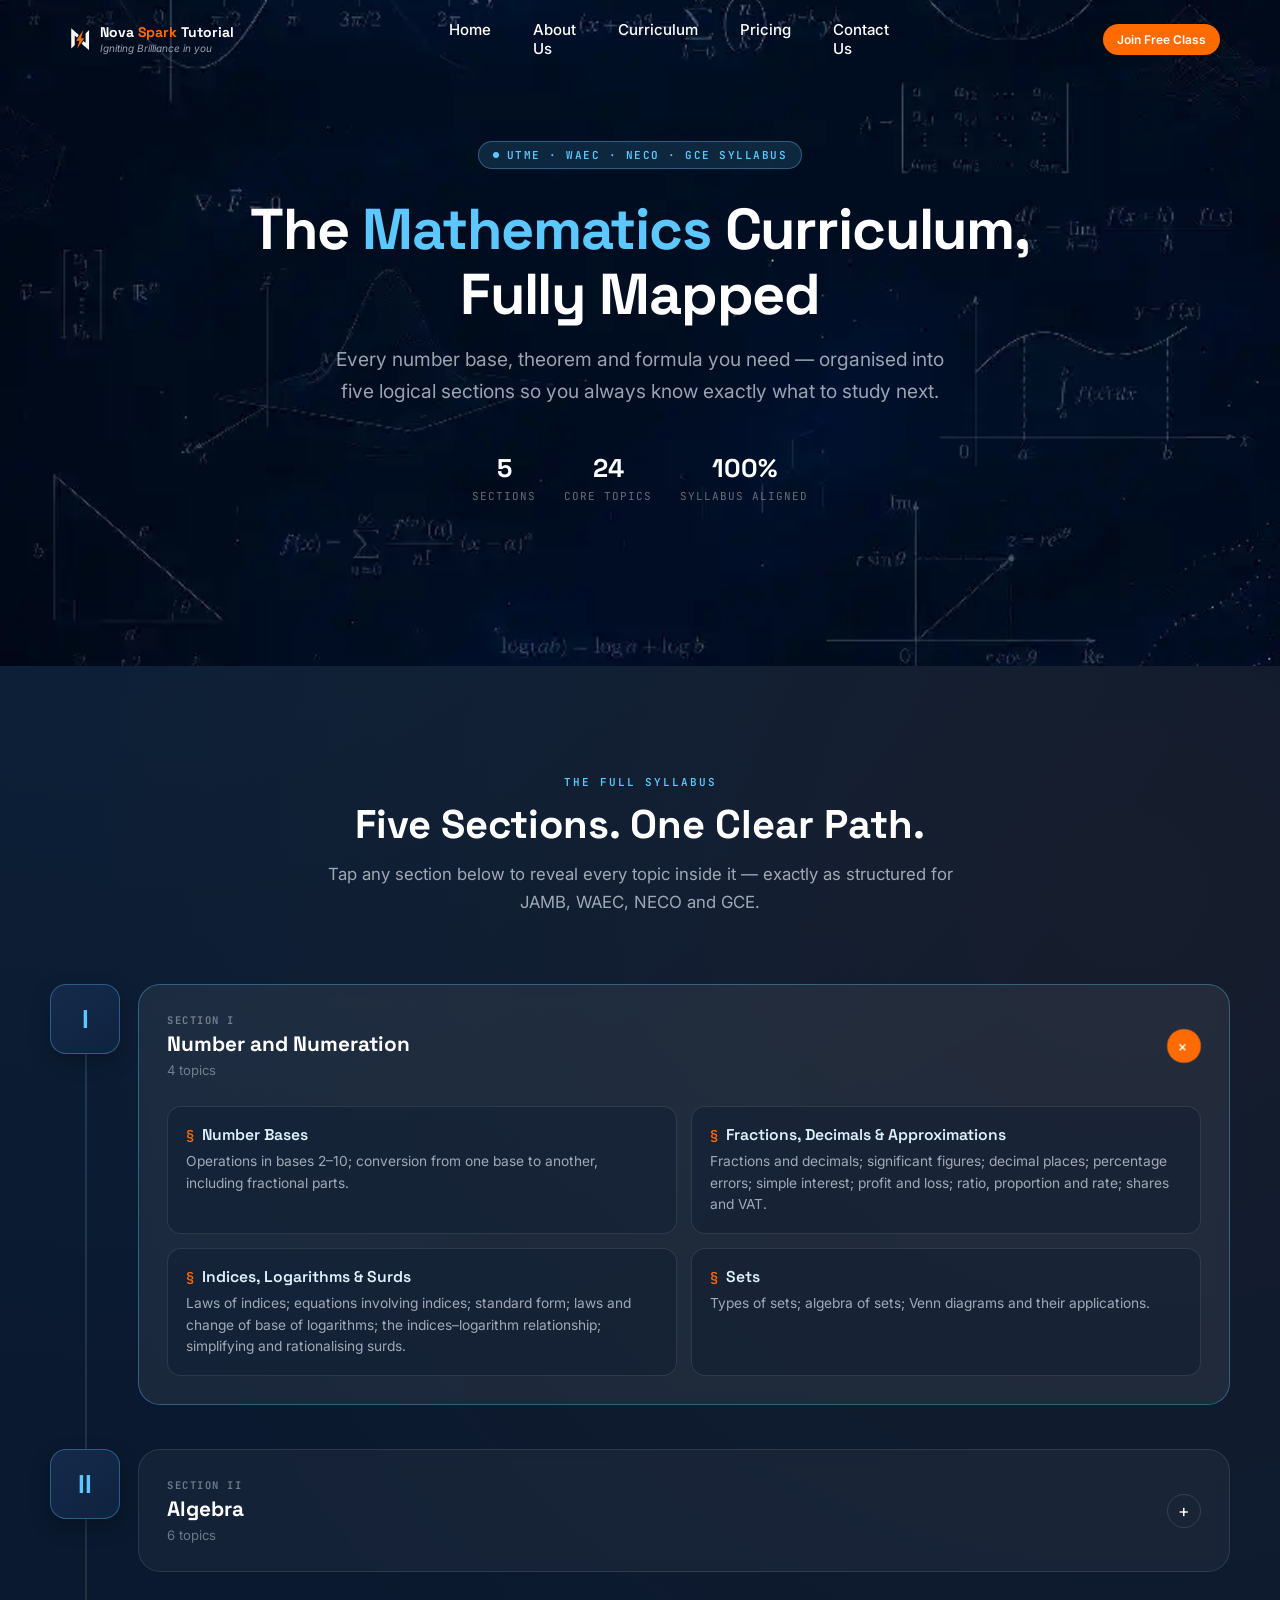
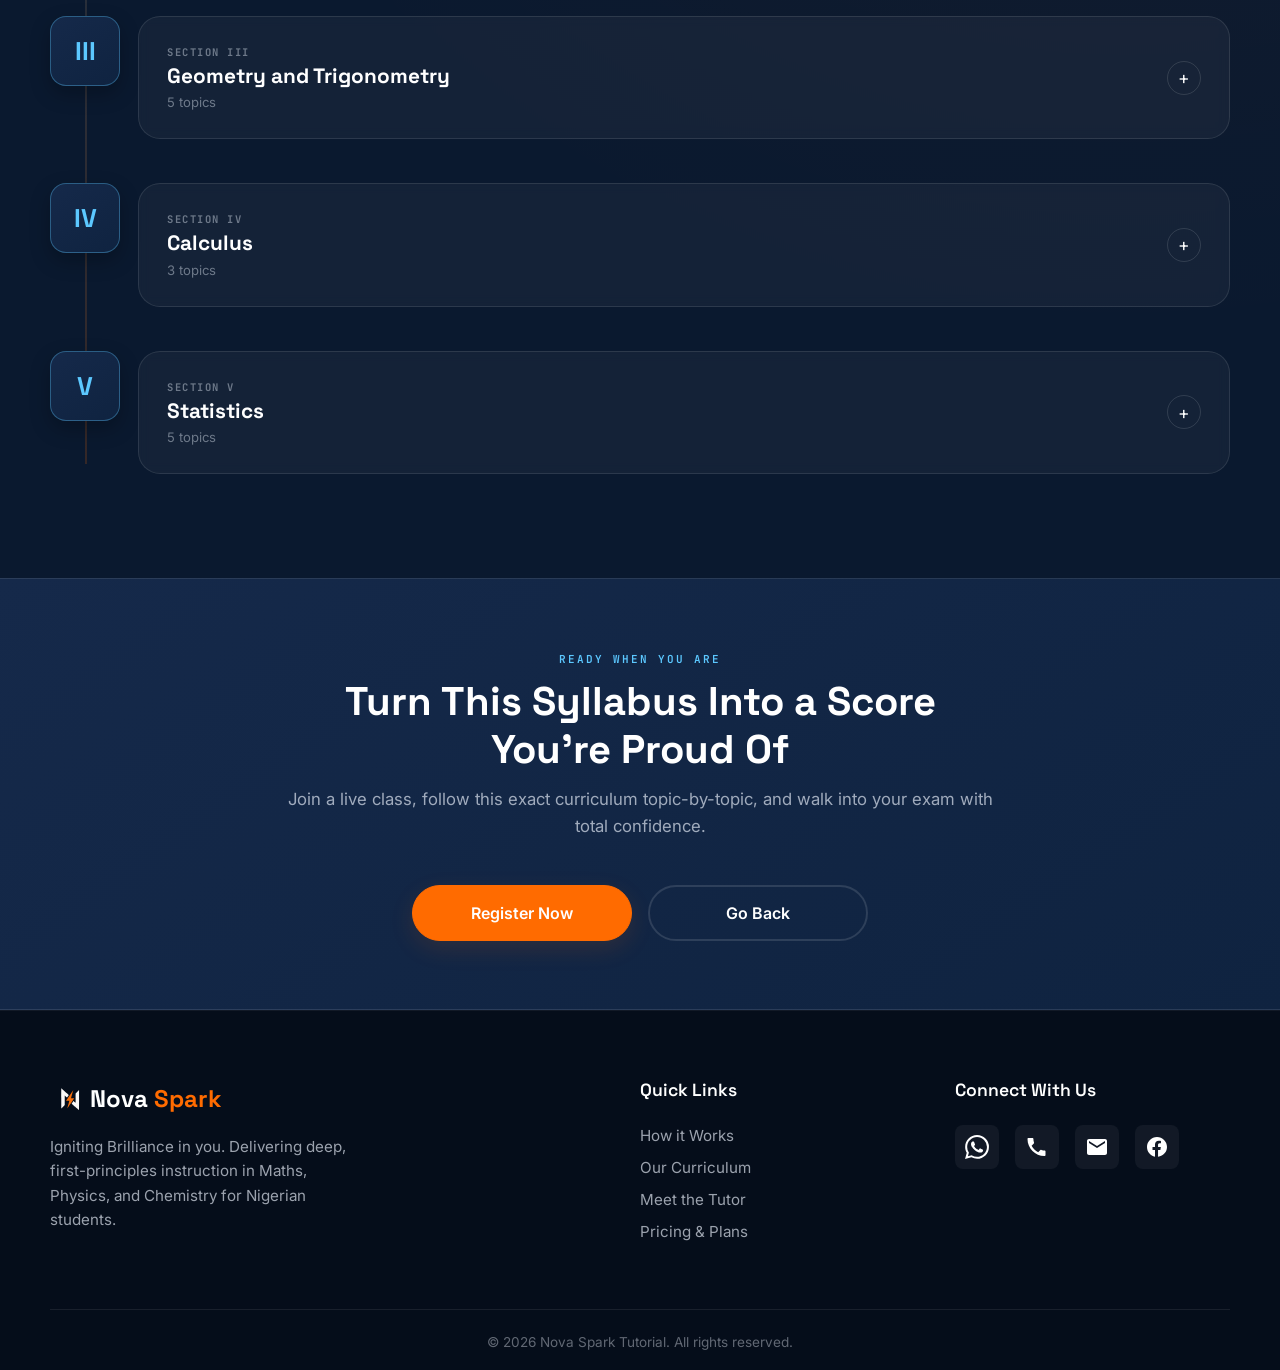
<file: maths.html>
<!DOCTYPE html>
<html lang="en">
<head>
  <!-- Google tag (gtag.js) -->
<script async src="https://www.googletagmanager.com/gtag/js?id=G-5R7PJ8PHT4"></script>
<script>
  window.dataLayer = window.dataLayer || [];
  function gtag(){dataLayer.push(arguments);}
  gtag('js', new Date());

  gtag('config', 'G-5R7PJ8PHT4');
</script>
<meta charset="UTF-8">
<meta name="viewport" content="width=device-width, initial-scale=1.0">
<title>Mathematics Curriculum — Nova Spark Tutorial</title>
<meta name="description" content="The full Nova Spark Tutorial Mathematics curriculum for JAMB, WAEC, NECO and GCE — Number & Numeration, Algebra, Geometry & Trigonometry, Calculus and Statistics.">
<link rel="preconnect" href="https://fonts.googleapis.com">
<link rel="preconnect" href="https://fonts.gstatic.com" crossorigin>
<link href="https://fonts.googleapis.com/css2?family=Space+Grotesk:wght@500;600;700&family=Inter:wght@400;500;600;700;800&family=JetBrains+Mono:wght@500;600&display=swap" rel="stylesheet">
<link rel="icon" type="image/svg+xml" href="images/trace.svg">
<style>
/* ============================================================
   NOVA SPARK — MATHEMATICS CURRICULUM
   Internal, self-contained stylesheet
   ============================================================ */
:root {
  --navy: #0A192F;
  --navy-700: #0F2340;
  --navy-600: #15294A;
  --navy-soft: #1C3559;
  --navy-glass: rgba(255,255,255,0.045);
  --navy-glass-line: rgba(255,255,255,0.10);
  --paper: #FFFFFF;
  --on-navy: #EAF0FA;
  --on-navy-dim: rgba(234,240,250,0.66);
  --on-navy-faint: rgba(234,240,250,0.42);
  --spark: #FF6B00;
  --spark-dim: #FFA366;
  --spark-soft: rgba(255,107,0,0.12);
  --line-on-navy: rgba(255,255,255,0.12);

  --display: 'Space Grotesk', 'Inter', sans-serif;
  --body: 'Inter', sans-serif;
  --mono: 'JetBrains Mono', monospace;

  --s1: 0.5rem;  --s2: 0.75rem; --s3: 1.125rem;
  --s4: 1.75rem; --s5: 2.75rem; --s6: 4.25rem; --s7: 6.5rem;

  --radius-sm: 8px; --radius-md: 14px; --radius-lg: 22px;
  --container: 1180px;

  /* subject accent — Mathematics reads in cool cyan-blue against the navy field */
  --subject: #5CC8FF;
  --subject-soft: rgba(92,200,255,0.14);
  --subject-line: rgba(92,200,255,0.35);
}

* { box-sizing: border-box; margin: 0; padding: 0; }

html { scroll-behavior: smooth; }

body {
  font-family: var(--body);
  background-color: var(--navy);
  background-image:
    radial-gradient(circle at 12% 8%, rgba(92,200,255,0.06), transparent 40%),
    radial-gradient(circle at 88% 30%, rgba(255,107,0,0.05), transparent 45%);
  color: var(--on-navy);
}

img { max-width: 100%; display: block; }
a { color: inherit; }


/* ===================== NAV ===================== */
.mobile-nav {
    position: fixed;
    top: 0;
    left: 0;
    right: 0;
    background-color: transparent;
    box-shadow: none;
    max-width: 480px;
    margin: 0 auto;
    z-index: 1000;
    transition: background-color 0.3s ease, box-shadow 0.3s ease;
}

.mobile-nav.scrolled {
    background-color: var(--navy);
    box-shadow: 0 2px 12px rgba(0, 0, 0, 0.15);
}

.nav-container {
    display: flex;
    justify-content: space-between;
    align-items: center;
    padding: 12px 10px;
}

.brand-section {
    display: flex;
    align-items: center;
    text-decoration: none;
}

.brand-logo {
    width: 40px;
    height: 40px;
    object-fit: contain;
}

.brand-text {
    display: flex;
    flex-direction: column;
}

.brand-title {
    font-family: var(--display);
    font-size: 14px;
    font-weight: 700;
    color: var(--paper);
    line-height: 1.2;
}

.text-spark {
    color: var(--spark);
}

.brand-subtitle {
    font-size: 10px;
    color: var(--on-navy-dim);
    font-style: italic;
    margin-top: 2px;
}

.action-section {
    display: flex;
    align-items: center;
    gap: 14px;
}

.join-btn {
    background-color: var(--spark);
    color: var(--paper);
    border: none;
    padding: 8px 14px;
    font-family: var(--body);
    font-size: 12px;
    font-weight: 600;
    border-radius: 50px;
    cursor: pointer;
    text-decoration: none;
    transition: background-color 0.2s ease;
}

.join-btn:hover,
.join-btn:active {
    background-color: var(--spark-dim);
}

.hamburger {
    background: transparent;
    border: none;
    cursor: pointer;
    display: flex;
    flex-direction: column;
    gap: 5px;
    padding: 4px;
}

.bar {
    display: block;
    width: 22px;
    height: 2px;
    background-color: var(--paper);
    transition: all 0.3s ease-in-out;
    border-radius: 2px;
}

.hamburger.active .bar:nth-child(1) {
    transform: translateY(7px) rotate(45deg);
}

.hamburger.active .bar:nth-child(2) {
    opacity: 0;
}

.hamburger.active .bar:nth-child(3) {
    transform: translateY(-7px) rotate(-45deg);
}

.mobile-menu {
    position: fixed;
    top: 64px;
    right: -100%;
    left: auto;
    width: 70%;
    max-width: 300px;
    height: calc(100vh - 64px);
    background-color: var(--navy);
    box-shadow: -4px 0 15px rgba(0, 0, 0, 0.3);
    max-height: none;
    overflow-y: auto;
    transition: right 0.3s ease-in-out;
}

.mobile-menu.active {
    right: 0;
    max-height: none;
}

.nav-links li a {
    display: block;
    padding: 16px 20px;
    text-decoration: none;
    color: var(--paper);
    font-size: 15px;
    font-weight: 500;
    border-bottom: 1px solid rgba(255, 255, 255, 0.05);
    transition: all 0.2s;
}

.nav-links li:last-child a {
    border-bottom: none;
}

.nav-links li a:hover,
.nav-links li a:active {
    background-color: var(--navy);
    color: var(--spark);
}

/* ===================== HERO ===================== */
.hero-section {
  position: relative; width: 100%; min-height: 74vh;
  display: flex; align-items: center; justify-content: center; text-align: center;
  padding: var(--s6) 20px var(--s5);
  overflow: hidden;
  background: radial-gradient(120% 90% at 50% -10%, var(--navy-600) 0%, var(--navy) 60%);
  background-image: url(images/heromaths.webp);
  background-size: cover;background-position: center; background-repeat: no-repeat;
}

.hero-container { position: relative; z-index: 2; display: flex; flex-direction: column; align-items: center; max-width: 800px; margin: 0 auto; }
.hero-badge {
  display: inline-flex; align-items: center; gap: 8px;
  padding: 6px 14px; background-color: var(--subject-soft); color: var(--subject);
  border: 1px solid var(--subject-line); border-radius: 50px;
  font-family: var(--mono); font-size: 11px; font-weight: 600; text-transform: uppercase;
  letter-spacing: 1.5px; margin-bottom: var(--s4);
}
.hero-badge .dot { width: 6px; height: 6px; border-radius: 50%; background: var(--subject); }
.hero-title {
  font-family: var(--display); color: var(--paper);
  font-size: clamp(2.1rem, 8vw, 3.6rem); font-weight: 700; line-height: 1.12;
  letter-spacing: -0.02em; margin-bottom: var(--s3);
}
.hero-title .accent { color: var(--subject); }
.hero-subtitle {
  font-family: var(--body); color: var(--on-navy-dim);
  font-size: clamp(1rem, 4vw, 1.2rem); line-height: 1.65; max-width: 640px; margin: 0 auto var(--s5);
}
.hero-stats {
  display: flex; flex-wrap: wrap; justify-content: center; gap: var(--s4);
  margin-bottom: var(--s5); font-family: var(--mono);
}
.hero-stats .stat { text-align: center; }
.hero-stats .stat b { display: block; font-family: var(--display); font-size: 1.6rem; color: var(--paper); }
.hero-stats .stat span { font-size: 11px; text-transform: uppercase; letter-spacing: 1px; color: var(--on-navy-faint); }

.btn {
  display: inline-flex; align-items: center; justify-content: center; gap: 8px;
  padding: 16px 32px; border-radius: 50px; font-family: var(--body); font-weight: 600;
  font-size: 16px; text-decoration: none; transition: all 0.3s ease; width: 100%; cursor: pointer; border: none;
}
.btn-primary { background-color: var(--spark); color: var(--paper); border: 1px solid var(--spark); box-shadow: 0 8px 24px var(--spark-soft); }
.btn-primary:hover { background-color: var(--spark-dim); border-color: var(--spark-dim); transform: translateY(-2px); box-shadow: 0 12px 28px rgba(255,107,0,0.25); }
.btn-secondary { background-color: transparent; color: var(--paper); border: 2px solid var(--line-on-navy); }
.btn-secondary:hover { border-color: var(--paper); background-color: rgba(255,255,255,0.05); transform: translateY(-2px); }
@media (min-width: 640px) {
  .btn { width: auto; }
}

/* ===================== CURRICULUM BODY ===================== */
.curriculum-section { padding: var(--s7) 20px; width: 100%; position: relative; }
.curriculum-container { max-width: var(--container); margin: 0 auto; }
.curriculum-header { text-align: center; max-width: 680px; margin: 0 auto var(--s6); }
.eyebrow {
  display: inline-block; font-family: var(--mono); font-size: 11px; font-weight: 600;
  letter-spacing: 2px; text-transform: uppercase; color: var(--subject); margin-bottom: var(--s2);
}
.section-title { font-family: var(--display); color: var(--paper); font-size: clamp(1.9rem, 5vw, 2.5rem); font-weight: 700; margin-bottom: var(--s2); line-height: 1.2; }
.section-subtitle { font-family: var(--body); color: var(--on-navy-dim); font-size: 1.05rem; line-height: 1.65; }

/* --- Timeline --- */
.timeline { position: relative; display: flex; flex-direction: column; gap: var(--s5); }
.timeline::before {
  content: ""; position: absolute; left: 27px; top: 10px; bottom: 10px; width: 2px;
  background: linear-gradient(var(--subject-line), rgba(255,107,0,0.35));
  opacity: 0.5;
}
@media (min-width: 720px) { .timeline::before { left: 35px; } }

.module { position: relative; display: flex; gap: var(--s3); align-items: flex-start; }
.node-marker {
  position: relative; z-index: 2; flex-shrink: 0;
  width: 56px; height: 56px; border-radius: 16px;
  background: linear-gradient(145deg, var(--navy-600), var(--navy-700));
  border: 1px solid var(--subject-line);
  display: flex; align-items: center; justify-content: center;
  font-family: var(--display); font-weight: 700; font-size: 1.3rem; color: var(--subject);
  box-shadow: 0 8px 20px rgba(0,0,0,0.25);
}
@media (min-width: 720px) { .node-marker { width: 70px; height: 70px; font-size: 1.6rem; } }

.module-card {
  flex: 1; background: var(--navy-glass); backdrop-filter: blur(6px);
  border: 1px solid var(--navy-glass-line); border-radius: var(--radius-lg);
  overflow: hidden; transition: border-color 0.3s ease, background 0.3s ease;
}
.module-card[open] { border-color: var(--subject-line); background: rgba(255,255,255,0.065); }
.module-card > summary { list-style: none; cursor: pointer; padding: var(--s4); display: flex; align-items: center; justify-content: space-between; gap: var(--s3); }
.module-card > summary::-webkit-details-marker { display: none; }
.module-heading .module-eyebrow {
  font-family: var(--mono); font-size: 10.5px; font-weight: 700; letter-spacing: 1.5px; text-transform: uppercase;
  color: var(--on-navy-faint); margin-bottom: 4px; display: block;
}
.module-title { font-family: var(--display); font-size: clamp(1.05rem, 3vw, 1.3rem); font-weight: 700; color: var(--paper); line-height: 1.3; }
.module-meta { font-family: var(--body); font-size: 0.82rem; color: var(--on-navy-faint); margin-top: 4px; }
.module-toggle {
  flex-shrink: 0; width: 34px; height: 34px; border-radius: 50%; border: 1px solid var(--line-on-navy);
  display: flex; align-items: center; justify-content: center; color: var(--paper); font-size: 1.1rem;
  font-weight: 400; transition: transform 0.3s ease, background 0.3s ease;
}
.module-card[open] .module-toggle { transform: rotate(45deg); background: var(--spark); border-color: var(--spark); }

.module-body { padding: 0 var(--s4) var(--s4); display: grid; grid-template-columns: 1fr; gap: 14px; }
@media (min-width: 700px) { .module-body { grid-template-columns: 1fr 1fr; } }

.topic-tile {
  background: rgba(10,25,47,0.4); border: 1px solid var(--navy-glass-line); border-radius: var(--radius-md);
  padding: var(--s3);
}
.topic-tile h4 {
  font-family: var(--display); font-size: 0.98rem; font-weight: 600; color: var(--subject-dim, #DFF3FF);
  margin-bottom: 6px; display: flex; align-items: baseline; gap: 8px;
}
.topic-tile h4::before { content: "§"; color: var(--spark); font-family: var(--mono); font-size: 0.85rem; }
.topic-tile p { font-family: var(--body); font-size: 0.86rem; color: var(--on-navy-dim); line-height: 1.55; }

/* ===================== CTA BAND ===================== */
.cta-band {
  padding: var(--s6) 20px; width: 100%;
  background: linear-gradient(145deg, var(--navy-600) 0%, var(--navy-700) 100%);
  border-top: 1px solid var(--navy-glass-line);
  border-bottom: 1px solid var(--navy-glass-line);
}
.cta-inner { max-width: 720px; margin: 0 auto; text-align: center; }
.cta-inner .section-title { margin-bottom: var(--s2); }
.cta-inner .section-subtitle { margin-bottom: var(--s5); }
.cta-buttons { display: flex; flex-direction: column; gap: 16px; }
@media (min-width: 560px) { .cta-buttons { flex-direction: row; justify-content: center; } .cta-buttons .btn { width: auto; min-width: 220px; } }

/* ===================== FOOTER ===================== */
.footer-section { background-color: #050d1a; padding: var(--s6) 20px 20px; border-top: 1px solid rgba(255,255,255,0.05); }
.footer-container { max-width: var(--container); margin: 0 auto; }
.footer-grid { display: grid; grid-template-columns: 1fr; gap: var(--s5); margin-bottom: var(--s6); }
@media (min-width: 768px) { .footer-grid { grid-template-columns: 2fr 1fr 1fr; gap: 40px; } }
.footer-brand { margin-bottom: 16px; }
.footer-brand .brand-title { font-size: 1.5rem; }
.footer-desc { font-family: var(--body); color: var(--on-navy-dim); font-size: 0.95rem; line-height: 1.6; max-width: 320px; }
.footer-heading { font-family: var(--display); color: var(--paper); font-size: 1.1rem; font-weight: 600; margin-bottom: 24px; }
.footer-links { list-style: none; display: flex; flex-direction: column; gap: 12px; }
.footer-links li a { text-decoration: none; font-family: var(--body); color: var(--on-navy-dim); font-size: 0.95rem; transition: color 0.3s ease, padding-left 0.3s ease; }
.footer-links li a:hover { color: var(--spark); padding-left: 6px; }
.social-grid { display: flex; gap: 16px; flex-wrap: wrap; }
.social-btn { display: flex; align-items: center; justify-content: center; width: 44px; height: 44px; background-color: rgba(255,255,255,0.05); color: var(--paper); border-radius: var(--radius-sm); transition: all 0.3s ease; }
.social-btn:hover { background-color: var(--spark); color: var(--paper); transform: translateY(-4px); box-shadow: 0 8px 20px rgba(255,107,0,0.3); }
.footer-bottom { text-align: center; padding-top: 24px; border-top: 1px solid rgba(255,255,255,0.08); font-family: var(--body); color: rgba(234,240,250,0.4); font-size: 0.85rem; }

/* Focus visibility */
a:focus-visible, button:focus-visible, summary:focus-visible { outline: 2px solid var(--spark); outline-offset: 3px; }

@media (prefers-reduced-motion: reduce) {
  * { transition: none !important; animation: none !important; }
}

/* ===================== DESKTOP NAVIGATION ===================== */
@media (min-width: 768px) {
    /* Let the nav bar span full width */
    .mobile-nav {
        max-width: 100%;
    }
    
    /* Constrain the inner contents and align them */
    .nav-container {
        max-width: var(--container);
        margin: 0 auto;
    }

    /* Hide the hamburger button */
    .hamburger {
        display: none;
    }

    /* Reset mobile menu styles to standard inline block */
    .mobile-menu {
        position: static;
        width: auto;
        height: auto;
        background-color: transparent;
        box-shadow: none;
        overflow: visible;
        flex: 1;
        display: flex;
        justify-content: center;
    }

    /* Align links horizontally */
    .nav-links {
        display: flex;
        list-style: none;
        gap: 10px;
        margin: 0;
        padding: 0;
    }

    /* Clean up desktop link styling */
    .nav-links li a {
        border-bottom: none;
        padding: 8px 16px;
        border-radius: 50px; /* Optional: gives a nice pill effect on hover */
    }

    .nav-links li a:hover,
    .nav-links li a:active {
        background-color: rgba(255, 255, 255, 0.05);
    }
}
</style>
</head>
<body>

<nav class="mobile-nav">
    <div class="nav-container">
        
        <a href="index.html" class="brand-section">
            <img src="images/trace.svg" alt="Nova Spark Logo" class="brand-logo" />
            <div class="brand-text">
                <h1 class="brand-title">Nova <span class="text-spark">Spark</span> Tutorial</h1>
                <span class="brand-subtitle">Igniting Brilliance in you</span>
            </div>
        </a>
    
        <div class="mobile-menu">
            <ul class="nav-links">
                <li><a href="index.html">Home</a></li>
                <li><a href="index.html#about-intro">About Us</a></li>
                <li><a href="#curriculum">Curriculum</a></li>
                <li><a href="index.html#pricing">Pricing</a></li>
                <li><a href="index.html#contact">Contact Us</a></li>
            </ul>
        </div>

        <div class="action-section">
            <a href='index.html#pricing' class="join-btn">Join Free Class</a>
            
            <button class="hamburger" aria-label="Toggle menu">
                <span class="bar"></span>
                <span class="bar"></span>
                <span class="bar"></span>
            </button>
        </div>
    
    </div>
</nav>

<header class="hero-section">
  <div class="hero-container">
    <span class="hero-badge"><span class="dot"></span>UTME · WAEC · NECO · GCE Syllabus</span>
    <h1 class="hero-title">The <span class="accent">Mathematics</span> Curriculum, Fully Mapped</h1>
    <p class="hero-subtitle">Every number base, theorem and formula you need — organised into five logical sections so you always know exactly what to study next.</p>
    <div class="hero-stats">
      <div class="stat"><b>5</b><span>Sections</span></div>
      <div class="stat"><b>24</b><span>Core Topics</span></div>
      <div class="stat"><b>100%</b><span>Syllabus Aligned</span></div>
    </div>
  </div>
</header>

<section class="curriculum-section" id="curriculum">
  <div class="curriculum-container">
    <div class="curriculum-header">
      <span class="eyebrow">The Full Syllabus</span>
      <h2 class="section-title">Five Sections. One Clear Path.</h2>
      <p class="section-subtitle">Tap any section below to reveal every topic inside it — exactly as structured for JAMB, WAEC, NECO and GCE.</p>
    </div>

    <div class="timeline">

      <div class="module">
        <div class="node-marker">I</div>
        <details class="module-card" open>
          <summary>
            <div class="module-heading">
              <span class="module-eyebrow">Section I</span>
              <h3 class="module-title">Number and Numeration</h3>
              <p class="module-meta">4 topics</p>
            </div>
            <span class="module-toggle">+</span>
          </summary>
          <div class="module-body">
            <div class="topic-tile"><h4>Number Bases</h4><p>Operations in bases 2–10; conversion from one base to another, including fractional parts.</p></div>
            <div class="topic-tile"><h4>Fractions, Decimals & Approximations</h4><p>Fractions and decimals; significant figures; decimal places; percentage errors; simple interest; profit and loss; ratio, proportion and rate; shares and VAT.</p></div>
            <div class="topic-tile"><h4>Indices, Logarithms & Surds</h4><p>Laws of indices; equations involving indices; standard form; laws and change of base of logarithms; the indices–logarithm relationship; simplifying and rationalising surds.</p></div>
            <div class="topic-tile"><h4>Sets</h4><p>Types of sets; algebra of sets; Venn diagrams and their applications.</p></div>
          </div>
        </details>
      </div>

      <div class="module">
        <div class="node-marker">II</div>
        <details class="module-card">
          <summary>
            <div class="module-heading">
              <span class="module-eyebrow">Section II</span>
              <h3 class="module-title">Algebra</h3>
              <p class="module-meta">6 topics</p>
            </div>
            <span class="module-toggle">+</span>
          </summary>
          <div class="module-body">
            <div class="topic-tile"><h4>Polynomials</h4><p>Change of subject of formula; multiplication and division of polynomials; factorisation and roots (degree ≤ 3); factor and remainder theorems; simultaneous equations — one linear, one quadratic; graphs of polynomials.</p></div>
            <div class="topic-tile"><h4>Variation</h4><p>Direct, inverse, joint and partial variation; percentage increase and decrease.</p></div>
            <div class="topic-tile"><h4>Inequalities</h4><p>Analytical and graphical solutions of linear inequalities; quadratic inequalities with integral roots.</p></div>
            <div class="topic-tile"><h4>Progression</h4><p>The nth term of a progression; sum of an A.P. and a G.P.</p></div>
            <div class="topic-tile"><h4>Binary Operations</h4><p>Closure, commutativity, associativity and distributivity; identity and inverse elements.</p></div>
            <div class="topic-tile"><h4>Matrices & Determinants</h4><p>Algebra of matrices not exceeding 3×3; determinants; inverses of 2×2 matrices.</p></div>
          </div>
        </details>
      </div>

      <div class="module">
        <div class="node-marker">III</div>
        <details class="module-card">
          <summary>
            <div class="module-heading">
              <span class="module-eyebrow">Section III</span>
              <h3 class="module-title">Geometry and Trigonometry</h3>
              <p class="module-meta">5 topics</p>
            </div>
            <span class="module-toggle">+</span>
          </summary>
          <div class="module-body">
            <div class="topic-tile"><h4>Euclidean Geometry</h4><p>Properties of angles and lines; polygons — triangles, quadrilaterals and general polygons; circle theorems and cyclic quadrilaterals; construction.</p></div>
            <div class="topic-tile"><h4>Mensuration</h4><p>Lengths and areas of plane figures; arcs and chords; sectors and segments of circles; surface areas and volumes of solids; the earth as a sphere — longitudes and latitudes.</p></div>
            <div class="topic-tile"><h4>Loci</h4><p>Locus in two dimensions based on geometric principles relating to lines and curves.</p></div>
            <div class="topic-tile"><h4>Coordinate Geometry</h4><p>Midpoint and gradient of a line segment; distance between two points; parallel and perpendicular lines; equations of straight lines.</p></div>
            <div class="topic-tile"><h4>Trigonometry</h4><p>Trigonometric ratios of angles; angles of elevation and depression; bearings; areas and solutions of triangles; graphs of sine and cosine; the sine and cosine formulae.</p></div>
          </div>
        </details>
      </div>

      <div class="module">
        <div class="node-marker">IV</div>
        <details class="module-card">
          <summary>
            <div class="module-heading">
              <span class="module-eyebrow">Section IV</span>
              <h3 class="module-title">Calculus</h3>
              <p class="module-meta">3 topics</p>
            </div>
            <span class="module-toggle">+</span>
          </summary>
          <div class="module-body">
            <div class="topic-tile"><h4>Differentiation</h4><p>The limit of a function; differentiation of explicit algebraic and simple trigonometric functions — sine, cosine and tangent.</p></div>
            <div class="topic-tile"><h4>Application of Differentiation</h4><p>Rate of change; maxima and minima.</p></div>
            <div class="topic-tile"><h4>Integration</h4><p>Integration of explicit algebraic and simple trigonometric functions; area under the curve.</p></div>
          </div>
        </details>
      </div>

      <div class="module">
        <div class="node-marker">V</div>
        <details class="module-card">
          <summary>
            <div class="module-heading">
              <span class="module-eyebrow">Section V</span>
              <h3 class="module-title">Statistics</h3>
              <p class="module-meta">5 topics</p>
            </div>
            <span class="module-toggle">+</span>
          </summary>
          <div class="module-body">
            <div class="topic-tile"><h4>Representation of Data</h4><p>Frequency distribution; histogram, bar chart and pie chart.</p></div>
            <div class="topic-tile"><h4>Measures of Location</h4><p>Mean, mode and median of ungrouped and grouped data; cumulative frequency.</p></div>
            <div class="topic-tile"><h4>Measures of Dispersion</h4><p>Range, mean deviation, variance and standard deviation.</p></div>
            <div class="topic-tile"><h4>Permutation & Combination</h4><p>Linear and circular arrangements; arrangements involving repeated objects.</p></div>
            <div class="topic-tile"><h4>Probability</h4><p>Experimental probability; addition and multiplication of probabilities — mutual and independent cases.</p></div>
          </div>
        </details>
      </div>

    </div>
  </div>
</section>

<section class="cta-band" id="register">
  <div class="cta-inner">
    <span class="eyebrow">Ready When You Are</span>
    <h2 class="section-title">Turn This Syllabus Into a Score You're Proud Of</h2>
    <p class="section-subtitle">Join a live class, follow this exact curriculum topic-by-topic, and walk into your exam with total confidence.</p>
    <div class="cta-buttons">
      <a href="index.html#pricing" class="btn btn-primary">Register Now</a>
      <a href="index.html" class="btn btn-secondary">Go Back</a>
    </div>
  </div>
</section>

<footer class="footer-section">
    <div class="footer-container">
        <div class="footer-grid">
            
            <div class="footer-brand-col">
                <a href="index.html" class="brand-section footer-brand">
                    <img src="images/trace.svg" alt="Nova Spark Logo" class="brand-logo" />
                    <div class="brand-text">
                        <h2 class="brand-title">Nova <span class="text-spark">Spark</span></h2>
                    </div>
                </a>
                <p class="footer-desc">
                    Igniting Brilliance in you. Delivering deep, first-principles instruction in Maths, Physics, and Chemistry for Nigerian students.
                </p>
            </div>

            <div class="footer-links-col">
                <h3 class="footer-heading">Quick Links</h3>
                <ul class="footer-links">
                    <li><a href="index.html#how-it-works">How it Works</a></li>
                    <li><a href="#curriculum">Our Curriculum</a></li>
                    <li><a href="index.html#about">Meet the Tutor</a></li>
                    <li><a href="index.html#pricing">Pricing & Plans</a></li>
                </ul>
            </div>

            <div class="footer-contact-col" id="contact">
                <h3 class="footer-heading">Connect With Us</h3>
                <div class="social-grid">
                    
                    <a href="https://wa.me/2347088835025" target="_blank" class="social-btn" aria-label="WhatsApp">
                        <svg viewBox="0 0 24 24" width="24" height="24" fill="currentColor"><path d="M17.472 14.382c-.297-.149-1.758-.867-2.03-.967-.273-.099-.471-.148-.67.15-.197.297-.767.966-.94 1.164-.173.199-.347.223-.644.075-.297-.15-1.255-.463-2.39-1.475-.883-.788-1.48-1.761-1.653-2.059-.173-.297-.018-.458.13-.606.134-.133.298-.347.446-.52.149-.174.198-.298.298-.497.099-.198.05-.371-.025-.52-.075-.149-.669-1.612-.916-2.207-.242-.579-.487-.5-.669-.51h-.57c-.198 0-.52.074-.792.372-.272.297-1.04 1.016-1.04 2.479 0 1.462 1.065 2.875 1.213 3.074.149.198 2.096 3.2 5.077 4.487.709.306 1.262.489 1.694.625.712.227 1.36.195 1.871.118.571-.085 1.758-.719 2.006-1.413.248-.694.248-1.289.173-1.413-.074-.124-.272-.198-.57-.347m-5.421 7.403h-.004a9.87 9.87 0 01-5.031-1.378l-.361-.214-3.741.982.998-3.648-.235-.374a9.86 9.86 0 01-1.51-5.26c.001-5.45 4.436-9.884 9.888-9.884 2.64 0 5.122 1.03 6.988 2.898a9.825 9.825 0 012.893 6.994c-.003 5.45-4.437 9.884-9.885 9.884m8.413-18.297A11.815 11.815 0 0012.05 0C5.495 0 .16 5.335.157 11.892c0 2.096.547 4.142 1.588 5.945L.057 24l6.305-1.654a11.882 11.882 0 005.683 1.448h.005c6.554 0 11.89-5.335 11.893-11.893a11.821 11.821 0 00-3.48-8.413z"/></svg>
                    </a>
                    
                    <a href="tel:+2347088835025" class="social-btn" aria-label="Phone Call">
                        <svg viewBox="0 0 24 24" width="24" height="24" fill="currentColor"><path d="M20 15.5c-1.2 0-2.4-.2-3.6-.6-.3-.1-.7 0-1 .2l-2.2 2.2c-2.8-1.4-5.1-3.8-6.6-6.6l2.2-2.2c.3-.3.4-.7.2-1-.4-1.2-.6-2.4-.6-3.6 0-.6-.4-1-1-1H3.5c-.6 0-1 .4-1 1 0 9.4 7.6 17 17 17 .6 0 1-.4 1-1V16.5c0-.6-.4-1-1-1z"/></svg>
                    </a>

                    <a href="mailto:novasparktutorial@gmail.com" class="social-btn" aria-label="Email">
                        <svg viewBox="0 0 24 24" width="24" height="24" fill="currentColor"><path d="M20 4H4c-1.1 0-2 .9-2 2v12c0 1.1.9 2 2 2h16c1.1 0 2-.9 2-2V6c0-1.1-.9-2-2-2zm0 4l-8 5-8-5V6l8 5 8-5v2z"/></svg>
                    </a>

                    <a href="https://www.facebook.com/profile.php?id=61590882387290" target="_blank" class="social-btn" aria-label="Facebook">
                        <svg viewBox="0 0 24 24" width="24" height="24" fill="currentColor"><path d="M22 12c0-5.52-4.48-10-10-10S2 6.48 2 12c0 4.84 3.44 8.87 8 9.8V15H7.5v-3H10V9.5C10 7.03 11.47 5.7 13.71 5.7c1.1 0 2.25.2 2.25.2v2.47h-1.27c-1.25 0-1.64.78-1.64 1.58V12h2.78l-.45 3h-2.33v6.8C18.56 20.87 22 16.84 22 12z"/></svg>
                    </a>

                </div>
            </div>

        </div>

        <div class="footer-bottom">
            <p>&copy; 2026 Nova Spark Tutorial. All rights reserved.</p>
        </div>
    </div>
</footer>

<script>
// Select the navbar
const nav = document.querySelector('.mobile-nav');

// Listen for scroll events on the window to add dark background
window.addEventListener('scroll', () => {
  if (window.scrollY > 50) {
    nav.classList.add('scrolled');
  } else {
    nav.classList.remove('scrolled');
  }
});

// Mobile Menu Functionality
const hamburger = document.querySelector('.hamburger');
const mobileMenu = document.querySelector('.mobile-menu');
const navLinks = document.querySelectorAll('.nav-links li a');

// Toggle menu open/close when clicking the hamburger icon
hamburger.addEventListener('click', () => {
    hamburger.classList.toggle('active');
    mobileMenu.classList.toggle('active');
});

// Close the menu automatically when any link is clicked
navLinks.forEach(link => {
    link.addEventListener('click', () => {
        hamburger.classList.remove('active');
        mobileMenu.classList.remove('active');
    });
});
</script>

</body>
</html>
</file>
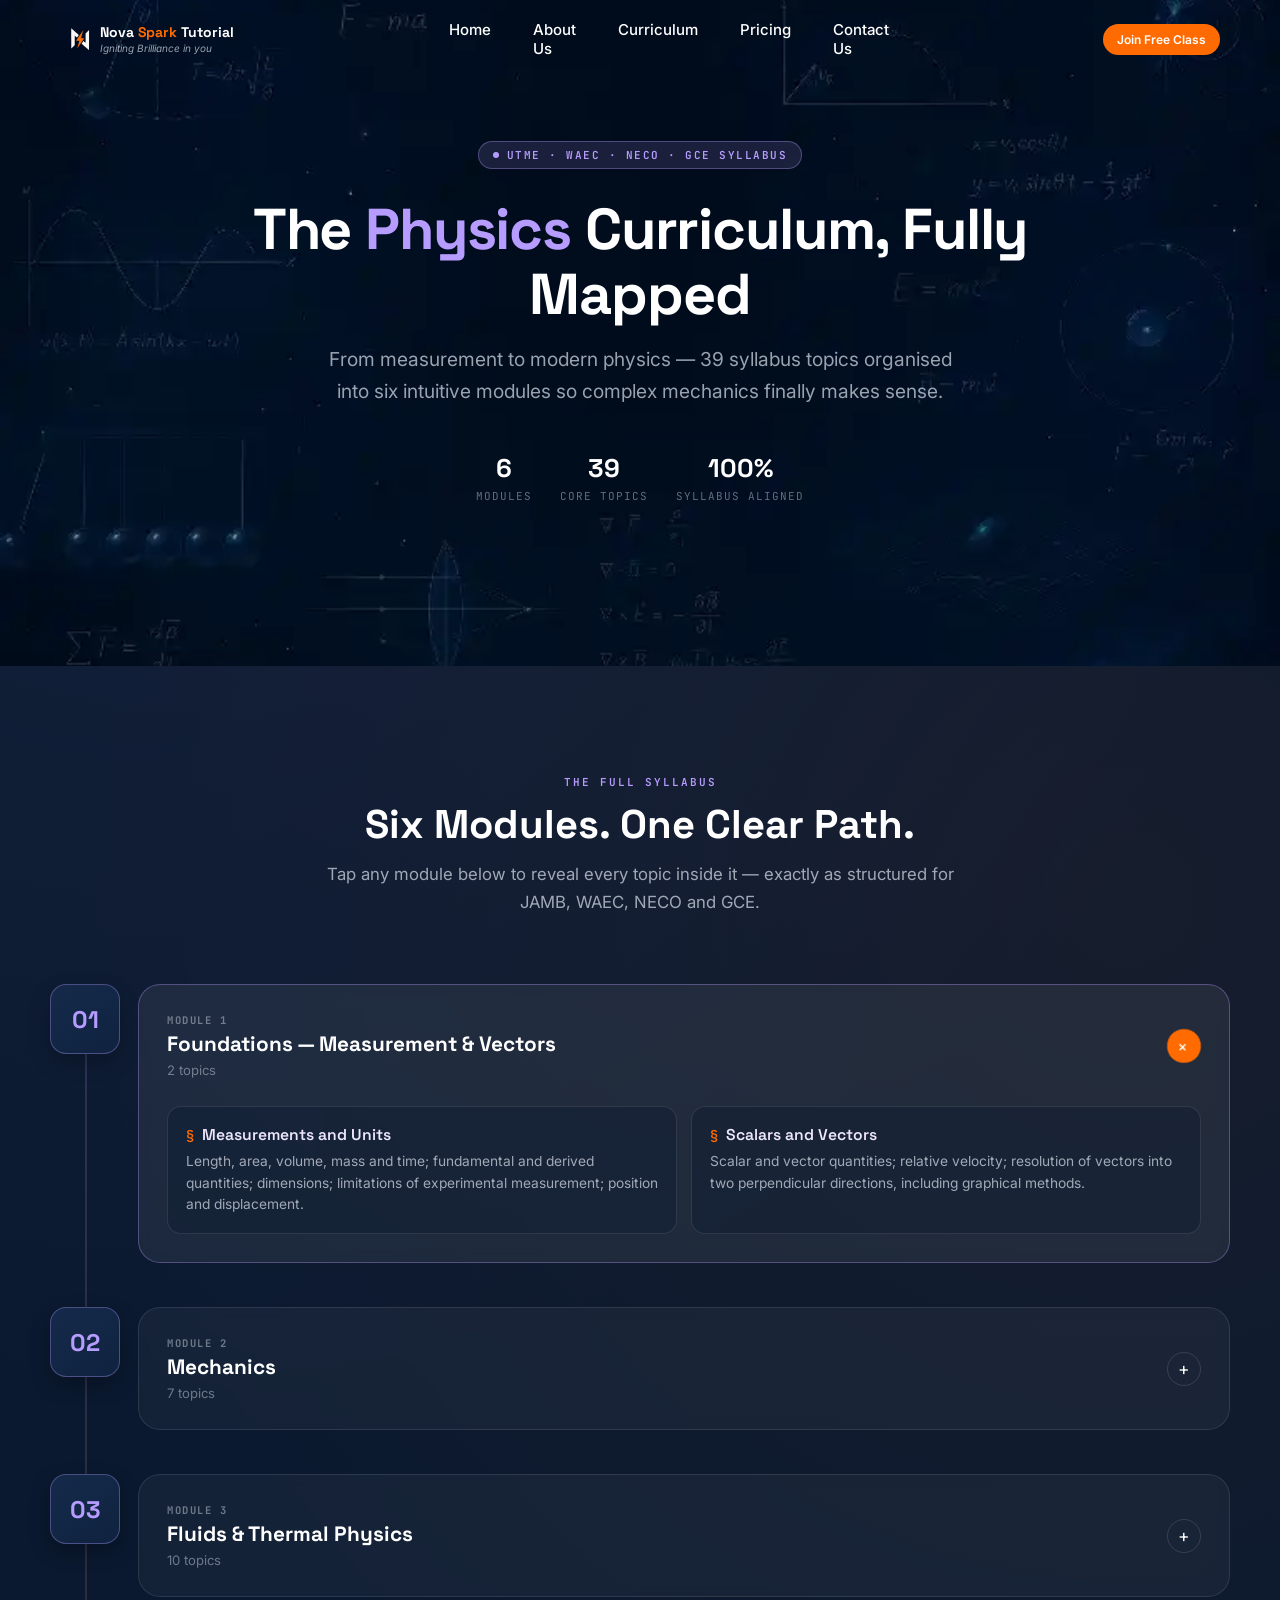
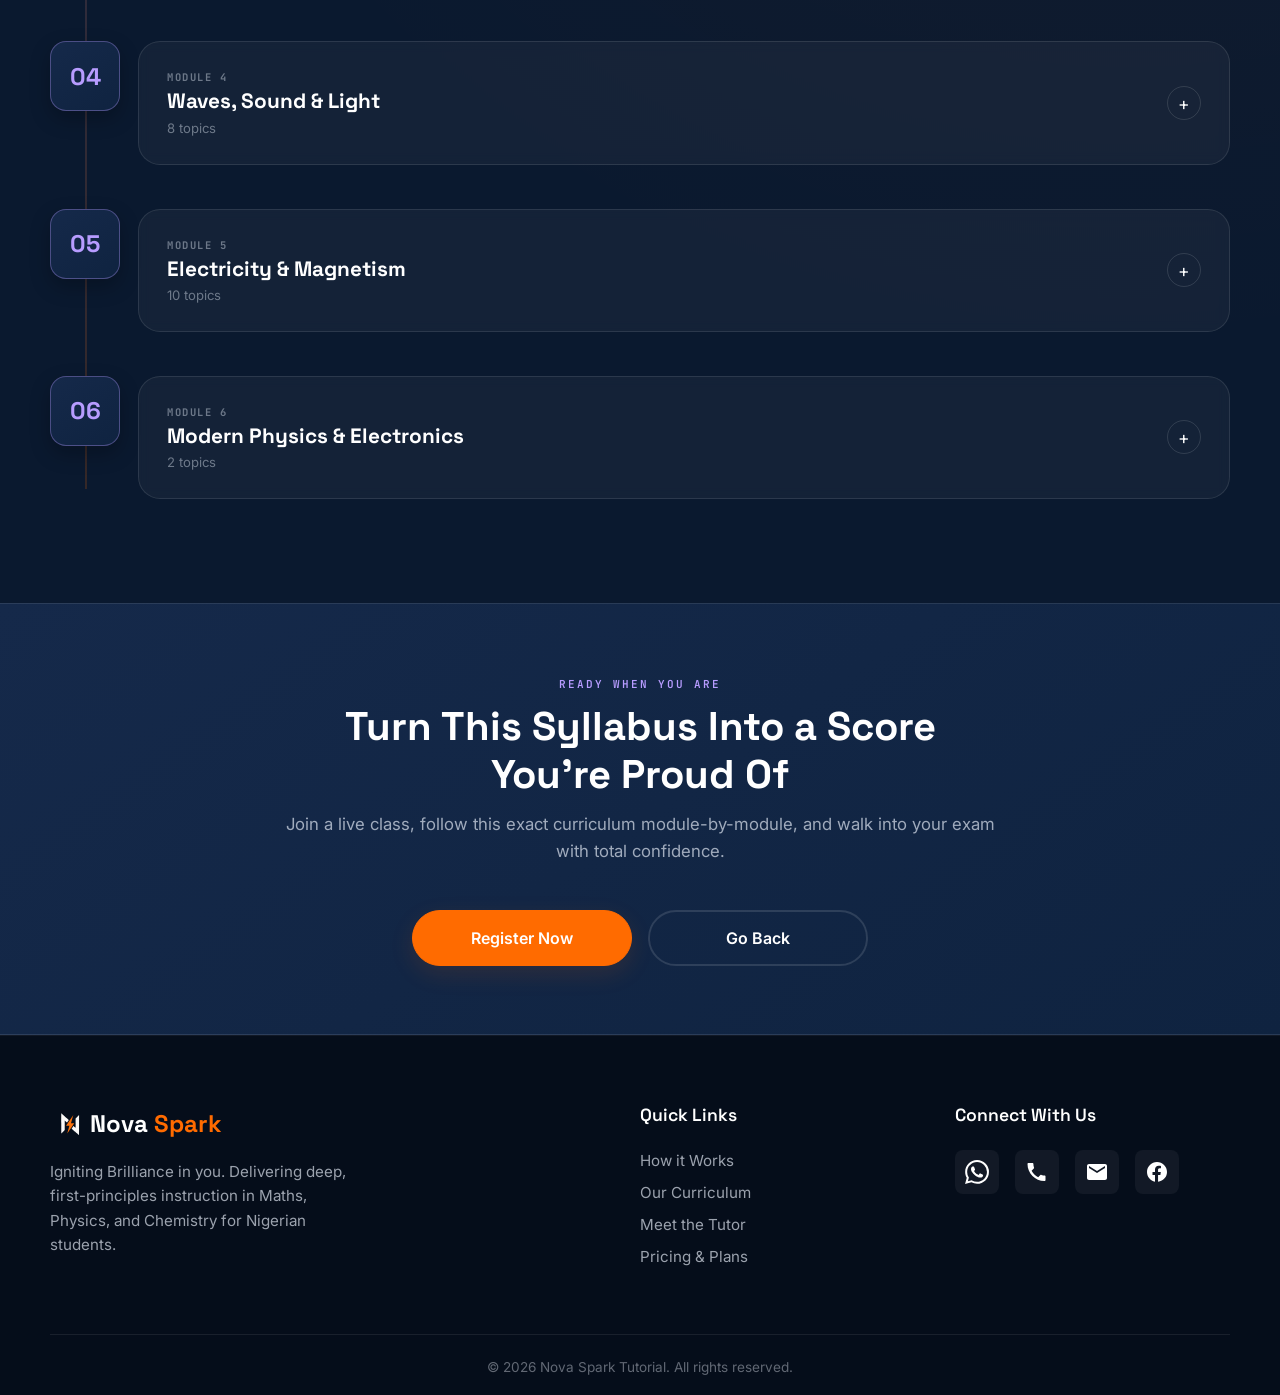
<file: physics.html>
<!DOCTYPE html>
<html lang="en">
<head>
  <!-- Google tag (gtag.js) -->
<script async src="https://www.googletagmanager.com/gtag/js?id=G-5R7PJ8PHT4"></script>
<script>
  window.dataLayer = window.dataLayer || [];
  function gtag(){dataLayer.push(arguments);}
  gtag('js', new Date());

  gtag('config', 'G-5R7PJ8PHT4');
</script>
<meta charset="UTF-8">
<meta name="viewport" content="width=device-width, initial-scale=1.0">
<title>Physics Curriculum — Nova Spark Tutorial</title>
<meta name="description" content="The full Nova Spark Tutorial Physics curriculum for JAMB, WAEC, NECO and GCE — Mechanics, Thermal Physics, Waves & Optics, Electricity & Magnetism, and Modern Physics.">
<link rel="preconnect" href="https://fonts.googleapis.com">
<link rel="preconnect" href="https://fonts.gstatic.com" crossorigin>
<link href="https://fonts.googleapis.com/css2?family=Space+Grotesk:wght@500;600;700&family=Inter:wght@400;500;600;700;800&family=JetBrains+Mono:wght@500;600&display=swap" rel="stylesheet">
<link rel="icon" type="image/svg+xml" href="images/trace.svg">
<style>
/* ============================================================
   NOVA SPARK — PHYSICS CURRICULUM
   Internal, self-contained stylesheet
   ============================================================ */
:root {
  --navy: #0A192F;
  --navy-700: #0F2340;
  --navy-600: #15294A;
  --navy-soft: #1C3559;
  --navy-glass: rgba(255,255,255,0.045);
  --navy-glass-line: rgba(255,255,255,0.10);
  --paper: #FFFFFF;
  --on-navy: #EAF0FA;
  --on-navy-dim: rgba(234,240,250,0.66);
  --on-navy-faint: rgba(234,240,250,0.42);
  --spark: #FF6B00;
  --spark-dim: #FFA366;
  --spark-soft: rgba(255,107,0,0.12);
  --line-on-navy: rgba(255,255,255,0.12);

  --display: 'Space Grotesk', 'Inter', sans-serif;
  --body: 'Inter', sans-serif;
  --mono: 'JetBrains Mono', monospace;

  --s1: 0.5rem;  --s2: 0.75rem; --s3: 1.125rem;
  --s4: 1.75rem; --s5: 2.75rem; --s6: 4.25rem; --s7: 6.5rem;

  --radius-sm: 8px; --radius-md: 14px; --radius-lg: 22px;
  --container: 1180px;

  /* subject accent — Physics reads in a violet-electric tone against the navy field */
  --subject: #B79CFF;
  --subject-soft: rgba(183,156,255,0.14);
  --subject-line: rgba(183,156,255,0.35);
}

* { box-sizing: border-box; margin: 0; padding: 0; }
html { scroll-behavior: smooth; }
body {
  font-family: var(--body);
  background-color: var(--navy);
  background-image:
    radial-gradient(circle at 12% 8%, rgba(183,156,255,0.06), transparent 40%),
    radial-gradient(circle at 88% 30%, rgba(255,107,0,0.05), transparent 45%);
  color: var(--on-navy);
}
img { max-width: 100%; display: block; }
a { color: inherit; }

/* ===================== NAV ===================== */
.mobile-nav {
    position: fixed;
    top: 0;
    left: 0;
    right: 0;
    background-color: transparent;
    box-shadow: none;
    max-width: 480px;
    margin: 0 auto;
    z-index: 1000;
    transition: background-color 0.3s ease, box-shadow 0.3s ease;
}

.mobile-nav.scrolled {
    background-color: var(--navy);
    box-shadow: 0 2px 12px rgba(0, 0, 0, 0.15);
}

.nav-container {
    display: flex;
    justify-content: space-between;
    align-items: center;
    padding: 12px 10px;
}

.brand-section {
    display: flex;
    align-items: center;
    text-decoration: none;
}

.brand-logo {
    width: 40px;
    height: 40px;
    object-fit: contain;
}

.brand-text {
    display: flex;
    flex-direction: column;
}

.brand-title {
    font-family: var(--display);
    font-size: 14px;
    font-weight: 700;
    color: var(--paper);
    line-height: 1.2;
}

.text-spark {
    color: var(--spark);
}

.brand-subtitle {
    font-size: 10px;
    color: var(--on-navy-dim);
    font-style: italic;
    margin-top: 2px;
}

.action-section {
    display: flex;
    align-items: center;
    gap: 14px;
}

.join-btn {
    background-color: var(--spark);
    color: var(--paper);
    border: none;
    padding: 8px 14px;
    font-family: var(--body);
    font-size: 12px;
    font-weight: 600;
    border-radius: 50px;
    cursor: pointer;
    text-decoration: none;
    transition: background-color 0.2s ease;
}

.join-btn:hover,
.join-btn:active {
    background-color: var(--spark-dim);
}

.hamburger {
    background: transparent;
    border: none;
    cursor: pointer;
    display: flex;
    flex-direction: column;
    gap: 5px;
    padding: 4px;
}

.bar {
    display: block;
    width: 22px;
    height: 2px;
    background-color: var(--paper);
    transition: all 0.3s ease-in-out;
    border-radius: 2px;
}

.hamburger.active .bar:nth-child(1) {
    transform: translateY(7px) rotate(45deg);
}

.hamburger.active .bar:nth-child(2) {
    opacity: 0;
}

.hamburger.active .bar:nth-child(3) {
    transform: translateY(-7px) rotate(-45deg);
}

.mobile-menu {
    position: fixed;
    top: 64px;
    right: -100%;
    left: auto;
    width: 70%;
    max-width: 300px;
    height: calc(100vh - 64px);
    background-color: var(--navy);
    box-shadow: -4px 0 15px rgba(0, 0, 0, 0.3);
    max-height: none;
    overflow-y: auto;
    transition: right 0.3s ease-in-out;
}

.mobile-menu.active {
    right: 0;
    max-height: none;
}

.nav-links li a {
    display: block;
    padding: 16px 20px;
    text-decoration: none;
    color: var(--paper);
    font-size: 15px;
    font-weight: 500;
    border-bottom: 1px solid rgba(255, 255, 255, 0.05);
    transition: all 0.2s;
}

.nav-links li:last-child a {
    border-bottom: none;
}

.nav-links li a:hover,
.nav-links li a:active {
    background-color: var(--navy);
    color: var(--spark);
}

/* ===================== HERO ===================== */
.hero-section { position: relative; width: 100%; min-height: 74vh; display: flex; align-items: center; justify-content: center; text-align: center; padding: var(--s6) 20px var(--s5); overflow: hidden; background: radial-gradient(120% 90% at 50% -10%, var(--navy-600) 0%, var(--navy) 60%); background-image: url(images/herophy.webp); background-size: cover;background-position: center; background-repeat: no-repeat;}

.hero-container { position: relative; z-index: 2; display: flex; flex-direction: column; align-items: center; max-width: 800px; margin: 0 auto; }
.hero-badge { display: inline-flex; align-items: center; gap: 8px; padding: 6px 14px; background-color: var(--subject-soft); color: var(--subject); border: 1px solid var(--subject-line); border-radius: 50px; font-family: var(--mono); font-size: 11px; font-weight: 600; text-transform: uppercase; letter-spacing: 1.5px; margin-bottom: var(--s4); }
.hero-badge .dot { width: 6px; height: 6px; border-radius: 50%; background: var(--subject); }
.hero-title { font-family: var(--display); color: var(--paper); font-size: clamp(2.1rem, 8vw, 3.6rem); font-weight: 700; line-height: 1.12; letter-spacing: -0.02em; margin-bottom: var(--s3); }
.hero-title .accent { color: var(--subject); }
.hero-subtitle { font-family: var(--body); color: var(--on-navy-dim); font-size: clamp(1rem, 4vw, 1.2rem); line-height: 1.65; max-width: 640px; margin: 0 auto var(--s5); }
.hero-stats { display: flex; flex-wrap: wrap; justify-content: center; gap: var(--s4); margin-bottom: var(--s5); font-family: var(--mono); }
.hero-stats .stat { text-align: center; }
.hero-stats .stat b { display: block; font-family: var(--display); font-size: 1.6rem; color: var(--paper); }
.hero-stats .stat span { font-size: 11px; text-transform: uppercase; letter-spacing: 1px; color: var(--on-navy-faint); }
.btn { display: inline-flex; align-items: center; justify-content: center; gap: 8px; padding: 16px 32px; border-radius: 50px; font-family: var(--body); font-weight: 600; font-size: 16px; text-decoration: none; transition: all 0.3s ease; width: 100%; cursor: pointer; border: none; }
.btn-primary { background-color: var(--spark); color: var(--paper); border: 1px solid var(--spark); box-shadow: 0 8px 24px var(--spark-soft); }
.btn-primary:hover { background-color: var(--spark-dim); border-color: var(--spark-dim); transform: translateY(-2px); box-shadow: 0 12px 28px rgba(255,107,0,0.25); }
.btn-secondary { background-color: transparent; color: var(--paper); border: 2px solid var(--line-on-navy); }
.btn-secondary:hover { border-color: var(--paper); background-color: rgba(255,255,255,0.05); transform: translateY(-2px); }
@media (min-width: 640px) { .hero-cta-group { flex-direction: row; justify-content: center; width: auto; } .btn { width: auto; } }

/* ===================== CURRICULUM BODY ===================== */
.curriculum-section { padding: var(--s7) 20px; width: 100%; position: relative; }
.curriculum-container { max-width: var(--container); margin: 0 auto; }
.curriculum-header { text-align: center; max-width: 680px; margin: 0 auto var(--s6); }
.eyebrow { display: inline-block; font-family: var(--mono); font-size: 11px; font-weight: 600; letter-spacing: 2px; text-transform: uppercase; color: var(--subject); margin-bottom: var(--s2); }
.section-title { font-family: var(--display); color: var(--paper); font-size: clamp(1.9rem, 5vw, 2.5rem); font-weight: 700; margin-bottom: var(--s2); line-height: 1.2; }
.section-subtitle { font-family: var(--body); color: var(--on-navy-dim); font-size: 1.05rem; line-height: 1.65; }

.timeline { position: relative; display: flex; flex-direction: column; gap: var(--s5); }
.timeline::before { content: ""; position: absolute; left: 27px; top: 10px; bottom: 10px; width: 2px; background: linear-gradient(var(--subject-line), rgba(255,107,0,0.35)); opacity: 0.5; }
@media (min-width: 720px) { .timeline::before { left: 35px; } }

.module { position: relative; display: flex; gap: var(--s3); align-items: flex-start; }
.node-marker { position: relative; z-index: 2; flex-shrink: 0; width: 56px; height: 56px; border-radius: 16px; background: linear-gradient(145deg, var(--navy-600), var(--navy-700)); border: 1px solid var(--subject-line); display: flex; align-items: center; justify-content: center; font-family: var(--display); font-weight: 700; font-size: 1.3rem; color: var(--subject); box-shadow: 0 8px 20px rgba(0,0,0,0.25); }
@media (min-width: 720px) { .node-marker { width: 70px; height: 70px; font-size: 1.5rem; } }

.module-card { flex: 1; background: var(--navy-glass); backdrop-filter: blur(6px); border: 1px solid var(--navy-glass-line); border-radius: var(--radius-lg); overflow: hidden; transition: border-color 0.3s ease, background 0.3s ease; }
.module-card[open] { border-color: var(--subject-line); background: rgba(255,255,255,0.065); }
.module-card > summary { list-style: none; cursor: pointer; padding: var(--s4); display: flex; align-items: center; justify-content: space-between; gap: var(--s3); }
.module-card > summary::-webkit-details-marker { display: none; }
.module-heading .module-eyebrow { font-family: var(--mono); font-size: 10.5px; font-weight: 700; letter-spacing: 1.5px; text-transform: uppercase; color: var(--on-navy-faint); margin-bottom: 4px; display: block; }
.module-title { font-family: var(--display); font-size: clamp(1.05rem, 3vw, 1.3rem); font-weight: 700; color: var(--paper); line-height: 1.3; }
.module-meta { font-family: var(--body); font-size: 0.82rem; color: var(--on-navy-faint); margin-top: 4px; }
.module-toggle { flex-shrink: 0; width: 34px; height: 34px; border-radius: 50%; border: 1px solid var(--line-on-navy); display: flex; align-items: center; justify-content: center; color: var(--paper); font-size: 1.1rem; font-weight: 400; transition: transform 0.3s ease, background 0.3s ease; }
.module-card[open] .module-toggle { transform: rotate(45deg); background: var(--spark); border-color: var(--spark); }

.module-body { padding: 0 var(--s4) var(--s4); display: grid; grid-template-columns: 1fr; gap: 14px; }
@media (min-width: 700px) { .module-body { grid-template-columns: 1fr 1fr; } }

.topic-tile { background: rgba(10,25,47,0.4); border: 1px solid var(--navy-glass-line); border-radius: var(--radius-md); padding: var(--s3); }
.topic-tile h4 { font-family: var(--display); font-size: 0.98rem; font-weight: 600; color: #EFE7FF; margin-bottom: 6px; display: flex; align-items: baseline; gap: 8px; }
.topic-tile h4::before { content: "§"; color: var(--spark); font-family: var(--mono); font-size: 0.85rem; }
.topic-tile p { font-family: var(--body); font-size: 0.86rem; color: var(--on-navy-dim); line-height: 1.55; }

/* ===================== CTA BAND ===================== */
.cta-band { padding: var(--s6) 20px; width: 100%; background: linear-gradient(145deg, var(--navy-600) 0%, var(--navy-700) 100%); border-top: 1px solid var(--navy-glass-line); border-bottom: 1px solid var(--navy-glass-line); }
.cta-inner { max-width: 720px; margin: 0 auto; text-align: center; }
.cta-inner .section-title { margin-bottom: var(--s2); }
.cta-inner .section-subtitle { margin-bottom: var(--s5); }
.cta-buttons { display: flex; flex-direction: column; gap: 16px; }
@media (min-width: 560px) { .cta-buttons { flex-direction: row; justify-content: center; } .cta-buttons .btn { width: auto; min-width: 220px; } }

/* ===================== FOOTER ===================== */
.footer-section { background-color: #050d1a; padding: var(--s6) 20px 20px; border-top: 1px solid rgba(255,255,255,0.05); }
.footer-container { max-width: var(--container); margin: 0 auto; }
.footer-grid { display: grid; grid-template-columns: 1fr; gap: var(--s5); margin-bottom: var(--s6); }
@media (min-width: 768px) { .footer-grid { grid-template-columns: 2fr 1fr 1fr; gap: 40px; } }
.footer-brand { margin-bottom: 16px; }
.footer-brand .brand-title { font-size: 1.5rem; }
.footer-desc { font-family: var(--body); color: var(--on-navy-dim); font-size: 0.95rem; line-height: 1.6; max-width: 320px; }
.footer-heading { font-family: var(--display); color: var(--paper); font-size: 1.1rem; font-weight: 600; margin-bottom: 24px; }
.footer-links { list-style: none; display: flex; flex-direction: column; gap: 12px; }
.footer-links li a { text-decoration: none; font-family: var(--body); color: var(--on-navy-dim); font-size: 0.95rem; transition: color 0.3s ease, padding-left 0.3s ease; }
.footer-links li a:hover { color: var(--spark); padding-left: 6px; }
.social-grid { display: flex; gap: 16px; flex-wrap: wrap; }
.social-btn { display: flex; align-items: center; justify-content: center; width: 44px; height: 44px; background-color: rgba(255,255,255,0.05); color: var(--paper); border-radius: var(--radius-sm); transition: all 0.3s ease; }
.social-btn:hover { background-color: var(--spark); color: var(--paper); transform: translateY(-4px); box-shadow: 0 8px 20px rgba(255,107,0,0.3); }
.footer-bottom { text-align: center; padding-top: 24px; border-top: 1px solid rgba(255,255,255,0.08); font-family: var(--body); color: rgba(234,240,250,0.4); font-size: 0.85rem; }

a:focus-visible, button:focus-visible, summary:focus-visible { outline: 2px solid var(--spark); outline-offset: 3px; }
@media (prefers-reduced-motion: reduce) { * { transition: none !important; animation: none !important; } }

/* ===================== DESKTOP NAVIGATION ===================== */
@media (min-width: 768px) {
    .mobile-nav {
        max-width: 100%;
    }
    
    .nav-container {
        max-width: var(--container);
        margin: 0 auto;
    }

    .hamburger {
        display: none;
    }

    .mobile-menu {
        position: static;
        width: auto;
        height: auto;
        background-color: transparent;
        box-shadow: none;
        overflow: visible;
        flex: 1;
        display: flex;
        justify-content: center;
    }

    .nav-links {
        display: flex;
        list-style: none;
        gap: 10px;
        margin: 0;
        padding: 0;
    }

    .nav-links li a {
        border-bottom: none;
        padding: 8px 16px;
        border-radius: 50px; 
    }

    .nav-links li a:hover,
    .nav-links li a:active {
        background-color: rgba(255, 255, 255, 0.05);
    }
}
</style>
</head>
<body>

<nav class="mobile-nav">
    <div class="nav-container">
        
        <a href="index.html" class="brand-section">
            <img src="images/trace.svg" alt="Nova Spark Logo" class="brand-logo" />
            <div class="brand-text">
                <h1 class="brand-title">Nova <span class="text-spark">Spark</span> Tutorial</h1>
                <span class="brand-subtitle">Igniting Brilliance in you</span>
            </div>
        </a>
    
        <div class="mobile-menu">
            <ul class="nav-links">
                <li><a href="index.html">Home</a></li>
                <li><a href="index.html#about-intro">About Us</a></li>
                <li><a href="#curriculum">Curriculum</a></li>
                <li><a href="index.html#pricing">Pricing</a></li>
                <li><a href="#contact">Contact Us</a></li>
            </ul>
        </div>

        <div class="action-section">
            <a href='index.html#pricing' class="join-btn">Join Free Class</a>
            
            <button class="hamburger" aria-label="Toggle menu">
                <span class="bar"></span>
                <span class="bar"></span>
                <span class="bar"></span>
            </button>
        </div>
    
    </div>
</nav>

<header class="hero-section">
  <div class="hero-container">
    <span class="hero-badge"><span class="dot"></span>UTME · WAEC · NECO · GCE Syllabus</span>
    <h1 class="hero-title">The <span class="accent">Physics</span> Curriculum, Fully Mapped</h1>
    <p class="hero-subtitle">From measurement to modern physics — 39 syllabus topics organised into six intuitive modules so complex mechanics finally makes sense.</p>
    <div class="hero-stats">
      <div class="stat"><b>6</b><span>Modules</span></div>
      <div class="stat"><b>39</b><span>Core Topics</span></div>
      <div class="stat"><b>100%</b><span>Syllabus Aligned</span></div>
    </div>
  </div>
</header>

<section class="curriculum-section" id="curriculum">
  <div class="curriculum-container">
    <div class="curriculum-header">
      <span class="eyebrow">The Full Syllabus</span>
      <h2 class="section-title">Six Modules. One Clear Path.</h2>
      <p class="section-subtitle">Tap any module below to reveal every topic inside it — exactly as structured for JAMB, WAEC, NECO and GCE.</p>
    </div>

    <div class="timeline">

      <div class="module">
        <div class="node-marker">01</div>
        <details class="module-card" open>
          <summary>
            <div class="module-heading">
              <span class="module-eyebrow">Module 1</span>
              <h3 class="module-title">Foundations — Measurement & Vectors</h3>
              <p class="module-meta">2 topics</p>
            </div>
            <span class="module-toggle">+</span>
          </summary>
          <div class="module-body">
            <div class="topic-tile"><h4>Measurements and Units</h4><p>Length, area, volume, mass and time; fundamental and derived quantities; dimensions; limitations of experimental measurement; position and displacement.</p></div>
            <div class="topic-tile"><h4>Scalars and Vectors</h4><p>Scalar and vector quantities; relative velocity; resolution of vectors into two perpendicular directions, including graphical methods.</p></div>
          </div>
        </details>
      </div>

      <div class="module">
        <div class="node-marker">02</div>
        <details class="module-card">
          <summary>
            <div class="module-heading">
              <span class="module-eyebrow">Module 2</span>
              <h3 class="module-title">Mechanics</h3>
              <p class="module-meta">7 topics</p>
            </div>
            <span class="module-toggle">+</span>
          </summary>
          <div class="module-body">
            <div class="topic-tile"><h4>Motion</h4><p>Types of motion; relative motion; linear motion and its graphs; projectiles; Newton's laws of motion; motion in a circle; simple harmonic motion.</p></div>
            <div class="topic-tile"><h4>Gravitational Field</h4><p>Newton's law of universal gravitation; gravitational potential; acceleration due to gravity; mass vs weight; escape velocity; parking orbit and weightlessness.</p></div>
            <div class="topic-tile"><h4>Equilibrium of Forces</h4><p>Equilibrium of coplanar forces; triangle and polygon of forces; Lami's theorem; principles of moments; centre of gravity and stability.</p></div>
            <div class="topic-tile"><h4>Work, Energy & Power</h4><p>Forms of energy and its conservation; energy and society; renewable/non-renewable sources; dams; nuclear and solar energy.</p></div>
            <div class="topic-tile"><h4>Friction</h4><p>Static and dynamic friction; coefficient of limiting friction; viscosity, terminal velocity and Stoke's law.</p></div>
            <div class="topic-tile"><h4>Simple Machines</h4><p>Types of machines; mechanical advantage, velocity ratio and efficiency.</p></div>
            <div class="topic-tile"><h4>Elasticity</h4><p>Elastic limit, yield point, breaking point, Hooke's law and Young's modulus; the spring balance; work done in springs and elastic strings.</p></div>
          </div>
        </details>
      </div>

      <div class="module">
        <div class="node-marker">03</div>
        <details class="module-card">
          <summary>
            <div class="module-heading">
              <span class="module-eyebrow">Module 3</span>
              <h3 class="module-title">Fluids & Thermal Physics</h3>
              <p class="module-meta">10 topics</p>
            </div>
            <span class="module-toggle">+</span>
          </summary>
          <div class="module-body">
            <div class="topic-tile"><h4>Pressure</h4><p>Atmospheric pressure and its measurement; pressure in liquids; transmission of pressure (Pascal's principle).</p></div>
            <div class="topic-tile"><h4>Liquids at Rest</h4><p>Density and relative density; upthrust; Archimedes' principle and the law of floatation.</p></div>
            <div class="topic-tile"><h4>Temperature & Its Measurement</h4><p>Thermometric properties; calibration; Celsius and Kelvin scales; types of thermometers.</p></div>
            <div class="topic-tile"><h4>Thermal Expansion</h4><p>Linear, area and volume expansivity of solids; volume and apparent expansivity of liquids; anomalous expansion of water.</p></div>
            <div class="topic-tile"><h4>Gas Laws</h4><p>Boyle's law, Charle's law, Pressure law; absolute zero; general and ideal gas equations; the Van der Waal gas.</p></div>
            <div class="topic-tile"><h4>Quantity of Heat</h4><p>Heat capacity and specific heat capacity; method of mixtures, electrical method and Newton's law of cooling.</p></div>
            <div class="topic-tile"><h4>Change of State</h4><p>Latent heat; specific latent heats of fusion and vaporisation; effects of pressure and dissolved substances on melting and boiling points.</p></div>
            <div class="topic-tile"><h4>Vapours</h4><p>Saturated and unsaturated vapours; saturated vapour pressure; dew point, humidity and hygrometry.</p></div>
            <div class="topic-tile"><h4>Structure of Matter & Kinetic Theory</h4><p>Molecular theory — Brownian motion, diffusion, surface tension, capillarity; assumptions of the kinetic theory.</p></div>
            <div class="topic-tile"><h4>Heat Transfer</h4><p>Conduction, convection and radiation; temperature gradient and thermal conductivity; the thermos flask; land and sea breeze.</p></div>
          </div>
        </details>
      </div>

      <div class="module">
        <div class="node-marker">04</div>
        <details class="module-card">
          <summary>
            <div class="module-heading">
              <span class="module-eyebrow">Module 4</span>
              <h3 class="module-title">Waves, Sound & Light</h3>
              <p class="module-meta">8 topics</p>
            </div>
            <span class="module-toggle">+</span>
          </summary>
          <div class="module-body">
            <div class="topic-tile"><h4>Waves</h4><p>Production and propagation; classification — mechanical/electromagnetic, longitudinal/transverse; reflection, refraction, diffraction, polarization; interference, beats and Doppler effect.</p></div>
            <div class="topic-tile"><h4>Propagation of Sound</h4><p>The need for a material medium; speed of sound in solids, liquids and air; echoes and reverberation.</p></div>
            <div class="topic-tile"><h4>Characteristics of Sound</h4><p>Noise vs musical notes; quality, pitch, intensity and loudness; harmonics, overtones and resonance in air columns.</p></div>
            <div class="topic-tile"><h4>Light Energy</h4><p>Natural and artificial sources; luminous vs non-luminous objects; formation of shadows and eclipses; the pinhole camera.</p></div>
            <div class="topic-tile"><h4>Reflection of Light</h4><p>Laws of reflection; image formation by plane, concave and convex mirrors; the mirror formula; linear and angular magnification.</p></div>
            <div class="topic-tile"><h4>Refraction of Light</h4><p>Laws of refraction; refractive index; real and apparent depth; critical angle and total internal reflection; glass prisms and lenses.</p></div>
            <div class="topic-tile"><h4>Optical Instruments</h4><p>Microscopes, telescopes, cameras and the human eye; power of a lens; near and far points; sight defects and corrections.</p></div>
            <div class="topic-tile"><h4>Dispersion & EM Spectrum</h4><p>Dispersion of white light; colour mixing; rainbow formation; sources, wavelengths and uses of the electromagnetic spectrum.</p></div>
          </div>
        </details>
      </div>

      <div class="module">
        <div class="node-marker">05</div>
        <details class="module-card">
          <summary>
            <div class="module-heading">
              <span class="module-eyebrow">Module 5</span>
              <h3 class="module-title">Electricity & Magnetism</h3>
              <p class="module-meta">10 topics</p>
            </div>
            <span class="module-toggle">+</span>
          </summary>
          <div class="module-body">
            <div class="topic-tile"><h4>Electrostatics</h4><p>Charging by friction, contact and induction; the electroscope; Coulomb's inverse square law; electric field and potential.</p></div>
            <div class="topic-tile"><h4>Capacitors</h4><p>Types and functions; parallel plate capacitors; series and parallel arrangements; energy stored in a capacitor.</p></div>
            <div class="topic-tile"><h4>Electric Cells</h4><p>The simple voltaic cell and its defects; Daniell and Leclanché cells; lead-acid and Nickel-Iron accumulators; arrangement and efficiency.</p></div>
            <div class="topic-tile"><h4>Current Electricity</h4><p>Emf, p.d., internal resistance; Ohm's law, resistivity and conductivity; the metre bridge and potentiometer; Kirchhoff's law.</p></div>
            <div class="topic-tile"><h4>Electrical Energy & Power</h4><p>Commercial units of energy and power; power transmission; heating effects; house wiring and fuses.</p></div>
            <div class="topic-tile"><h4>Magnets & Magnetic Fields</h4><p>Natural and artificial magnets; making and demagnetising magnets; magnetic field patterns; the earth's magnetic field.</p></div>
            <div class="topic-tile"><h4>Force on a Current-Carrying Conductor</h4><p>Fleming's left-hand rule; force between parallel conductors; the d.c. motor; electromagnets; galvanometer conversion.</p></div>
            <div class="topic-tile"><h4>Electromagnetic Induction</h4><p>Faraday's and Lenz's laws; a.c./d.c. generators; transformers; inductance and eddy currents.</p></div>
            <div class="topic-tile"><h4>Simple A.C. Circuits</h4><p>Peak and r.m.s. values; resistors, capacitors and inductors on a.c.; R-L-C circuits; resonance frequency.</p></div>
            <div class="topic-tile"><h4>Conduction Through Liquids & Gases</h4><p>Electrolytes and electrolysis; Faraday's laws of electrolysis; discharge through gases.</p></div>
          </div>
        </details>
      </div>

      <div class="module">
        <div class="node-marker">06</div>
        <details class="module-card">
          <summary>
            <div class="module-heading">
              <span class="module-eyebrow">Module 6</span>
              <h3 class="module-title">Modern Physics & Electronics</h3>
              <p class="module-meta">2 topics</p>
            </div>
            <span class="module-toggle">+</span>
          </summary>
          <div class="module-body">
            <div class="topic-tile"><h4>Elementary Modern Physics — Bohr's Theory</h4><p>Models of the atom; energy levels and spectra; thermionic and photoelectric emission; x-rays; radioactivity, half-life, fission and fusion; wave-particle duality.</p></div>
            <div class="topic-tile"><h4>Introductory Electronics</h4><p>Conductors, semiconductors and insulators; n-type and p-type semiconductors; diodes and transistors; rectification and amplification.</p></div>
          </div>
        </details>
      </div>

    </div>
  </div>
</section>

<section class="cta-band" id="register">
  <div class="cta-inner">
    <span class="eyebrow">Ready When You Are</span>
    <h2 class="section-title">Turn This Syllabus Into a Score You're Proud Of</h2>
    <p class="section-subtitle">Join a live class, follow this exact curriculum module-by-module, and walk into your exam with total confidence.</p>
    <div class="cta-buttons">
      <a href="index.html#pricing" class="btn btn-primary">Register Now</a>
      <a href="index.html" class="btn btn-secondary">Go Back</a>
    </div>
  </div>
</section>

<footer class="footer-section">
    <div class="footer-container">
        <div class="footer-grid">
            
            <div class="footer-brand-col">
                <a href="index.html" class="brand-section footer-brand">
                    <img src="images/trace.svg" alt="Nova Spark Logo" class="brand-logo" />
                    <div class="brand-text">
                        <h2 class="brand-title">Nova <span class="text-spark">Spark</span></h2>
                    </div>
                </a>
                <p class="footer-desc">
                    Igniting Brilliance in you. Delivering deep, first-principles instruction in Maths, Physics, and Chemistry for Nigerian students.
                </p>
            </div>

            <div class="footer-links-col">
                <h3 class="footer-heading">Quick Links</h3>
                <ul class="footer-links">
                    <li><a href="index.html#how-it-works">How it Works</a></li>
                    <li><a href="#curriculum">Our Curriculum</a></li>
                    <li><a href="index.html#about">Meet the Tutor</a></li>
                    <li><a href="index.html#pricing">Pricing & Plans</a></li>
                </ul>
            </div>

            <div class="footer-contact-col" id="contact">
                <h3 class="footer-heading">Connect With Us</h3>
                <div class="social-grid">
                    
                    <a href="https://wa.me/2347088835025" target="_blank" class="social-btn" aria-label="WhatsApp">
                        <svg viewBox="0 0 24 24" width="24" height="24" fill="currentColor"><path d="M17.472 14.382c-.297-.149-1.758-.867-2.03-.967-.273-.099-.471-.148-.67.15-.197.297-.767.966-.94 1.164-.173.199-.347.223-.644.075-.297-.15-1.255-.463-2.39-1.475-.883-.788-1.48-1.761-1.653-2.059-.173-.297-.018-.458.13-.606.134-.133.298-.347.446-.52.149-.174.198-.298.298-.497.099-.198.05-.371-.025-.52-.075-.149-.669-1.612-.916-2.207-.242-.579-.487-.5-.669-.51h-.57c-.198 0-.52.074-.792.372-.272.297-1.04 1.016-1.04 2.479 0 1.462 1.065 2.875 1.213 3.074.149.198 2.096 3.2 5.077 4.487.709.306 1.262.489 1.694.625.712.227 1.36.195 1.871.118.571-.085 1.758-.719 2.006-1.413.248-.694.248-1.289.173-1.413-.074-.124-.272-.198-.57-.347m-5.421 7.403h-.004a9.87 9.87 0 01-5.031-1.378l-.361-.214-3.741.982.998-3.648-.235-.374a9.86 9.86 0 01-1.51-5.26c.001-5.45 4.436-9.884 9.888-9.884 2.64 0 5.122 1.03 6.988 2.898a9.825 9.825 0 012.893 6.994c-.003 5.45-4.437 9.884-9.885 9.884m8.413-18.297A11.815 11.815 0 0012.05 0C5.495 0 .16 5.335.157 11.892c0 2.096.547 4.142 1.588 5.945L.057 24l6.305-1.654a11.882 11.882 0 005.683 1.448h.005c6.554 0 11.89-5.335 11.893-11.893a11.821 11.821 0 00-3.48-8.413z"/></svg>
                    </a>
                    
                    <a href="tel:+2347088835025" class="social-btn" aria-label="Phone Call">
                        <svg viewBox="0 0 24 24" width="24" height="24" fill="currentColor"><path d="M20 15.5c-1.2 0-2.4-.2-3.6-.6-.3-.1-.7 0-1 .2l-2.2 2.2c-2.8-1.4-5.1-3.8-6.6-6.6l2.2-2.2c.3-.3.4-.7.2-1-.4-1.2-.6-2.4-.6-3.6 0-.6-.4-1-1-1H3.5c-.6 0-1 .4-1 1 0 9.4 7.6 17 17 17 .6 0 1-.4 1-1V16.5c0-.6-.4-1-1-1z"/></svg>
                    </a>

                    <a href="mailto:novasparktutorial@gmail.com" class="social-btn" aria-label="Email">
                        <svg viewBox="0 0 24 24" width="24" height="24" fill="currentColor"><path d="M20 4H4c-1.1 0-2 .9-2 2v12c0 1.1.9 2 2 2h16c1.1 0 2-.9 2-2V6c0-1.1-.9-2-2-2zm0 4l-8 5-8-5V6l8 5 8-5v2z"/></svg>
                    </a>

                    <a href="https://www.facebook.com/profile.php?id=61590882387290" target="_blank" class="social-btn" aria-label="Facebook">
                        <svg viewBox="0 0 24 24" width="24" height="24" fill="currentColor"><path d="M22 12c0-5.52-4.48-10-10-10S2 6.48 2 12c0 4.84 3.44 8.87 8 9.8V15H7.5v-3H10V9.5C10 7.03 11.47 5.7 13.71 5.7c1.1 0 2.25.2 2.25.2v2.47h-1.27c-1.25 0-1.64.78-1.64 1.58V12h2.78l-.45 3h-2.33v6.8C18.56 20.87 22 16.84 22 12z"/></svg>
                    </a>

                </div>
            </div>

        </div>

        <div class="footer-bottom">
            <p>&copy; 2026 Nova Spark Tutorial. All rights reserved.</p>
        </div>
    </div>
</footer>

<script>
// Select the navbar
const nav = document.querySelector('.mobile-nav');

// Listen for scroll events on the window to add dark background
window.addEventListener('scroll', () => {
  if (window.scrollY > 50) {
    nav.classList.add('scrolled');
  } else {
    nav.classList.remove('scrolled');
  }
});

// Mobile Menu Functionality
const hamburger = document.querySelector('.hamburger');
const mobileMenu = document.querySelector('.mobile-menu');
const navLinks = document.querySelectorAll('.nav-links li a');

// Toggle menu open/close when clicking the hamburger icon
hamburger.addEventListener('click', () => {
    hamburger.classList.toggle('active');
    mobileMenu.classList.toggle('active');
});

// Close the menu automatically when any link is clicked
navLinks.forEach(link => {
    link.addEventListener('click', () => {
        hamburger.classList.remove('active');
        mobileMenu.classList.remove('active');
    });
});
</script>

</body>
</html>
</file>
<file: style.css>
:root {
    --navy: #0A192F;
    --navy-700: #0F2340;
    --navy-600: #15294A;
    --navy-soft: #1C3559;
    --paper: #FFFFFF;
    --paper-dim: #F6F8FB;
    --ink: #0A192F;
    --ink-soft: rgba(10,25,47,0.64);
    --line: rgba(10,25,47,0.10);
    --line-on-navy: rgba(255,255,255,0.12);
    --spark: #FF6B00;
    --spark-dim: #FFA366;
    --spark-soft: rgba(255,107,0,0.12);
    --on-navy: #EAF0FA;
    --on-navy-dim: rgba(234,240,250,0.66);
    --display: 'Space Grotesk', 'Inter', sans-serif;
    --body: 'Inter', sans-serif;
    --mono: 'JetBrains Mono', monospace;
    --s1: 0.5rem;
    --s2: 0.75rem;
    --s3: 1.125rem;
    --s4: 1.75rem;
    --s5: 2.75rem;
    --s6: 4.25rem;
    --s7: 6.5rem;
    --radius-sm: 8px;
    --radius-md: 14px;
    --radius-lg: 22px;
    --container: 1180px;
}

/* ===================== BASE RESET ===================== */
* {
    box-sizing: border-box;
    margin: 0;
    padding: 0;
    scroll-behavior: smooth;
}

body {
    font-family: var(--body);
    background-color: var(--paper-dim);
}

/* ===================== NAV ===================== */
.mobile-nav {
    position: fixed;
    top: 0;
    left: 0;
    right: 0;
    background-color: transparent;
    width: 100vw;
    box-shadow: none;
    margin: 0 auto;
    z-index: 1000;
    transition: background-color 0.3s ease, box-shadow 0.3s ease;
}

.mobile-nav.scrolled {
    background-color: var(--navy);
    box-shadow: 0 2px 12px rgba(0, 0, 0, 0.15);
}

.nav-container {
    display: flex;
    justify-content: space-between;
    align-items: center;
    padding: 12px 10px;
}

.brand-section {
    display: flex;
    align-items: center;
    text-decoration: none;
}

.brand-logo {
    width: 40px;
    height: 40px;
    object-fit: contain;
}

.brand-text {
    display: flex;
    flex-direction: column;
}

.brand-title {
    font-family: var(--display);
    font-size: 14px;
    font-weight: 700;
    color: var(--paper);
    line-height: 1.2;
}

.text-spark {
    color: var(--spark);
}

.brand-subtitle {
    font-size: 10px;
    color: var(--on-navy-dim);
    font-style: italic;
    margin-top: 2px;
}

.action-section {
    display: flex;
    align-items: center;
    gap: 14px;
}

.join-btn {
    background-color: var(--spark);
    color: var(--paper);
    border: none;
    padding: 8px 14px;
    font-family: var(--body);
    font-size: 12px;
    font-weight: 600;
    border-radius: 50px;
    cursor: pointer;
    text-decoration: none;
    transition: background-color 0.2s ease;
}

.join-btn:hover,
.join-btn:active {
    background-color: var(--spark-dim);
}

.hamburger {
    background: transparent;
    border: none;
    cursor: pointer;
    display: flex;
    flex-direction: column;
    gap: 5px;
    padding: 4px;
}

.bar {
    display: block;
    width: 22px;
    height: 2px;
    background-color: var(--paper);
    transition: all 0.3s ease-in-out;
    border-radius: 2px;
}

.hamburger.active .bar:nth-child(1) {
    transform: translateY(7px) rotate(45deg);
}

.hamburger.active .bar:nth-child(2) {
    opacity: 0;
}

.hamburger.active .bar:nth-child(3) {
    transform: translateY(-7px) rotate(-45deg);
}

.mobile-menu {
    position: fixed;
    top: 64px;
    right: -100%;
    left: auto;
    width: 70%;
    max-width: 300px;
    height: calc(100vh - 64px);
    background-color: var(--navy);
    box-shadow: -4px 0 15px rgba(0, 0, 0, 0.3);
    overflow-y: auto;
    transition: right 0.3s ease-in-out;
}

.mobile-menu.active {
    right: 0;
}

.nav-links li a {
    display: block;
    padding: 16px 20px;
    text-decoration: none;
    color: var(--paper);
    font-size: 15px;
    font-weight: 500;
    border-bottom: 1px solid rgba(255, 255, 255, 0.05);
    transition: all 0.2s;
}

.nav-links li:last-child a {
    border-bottom: none;
}

.nav-links li a:hover,
.nav-links li a:active {
    background-color: var(--navy);
    color: var(--spark);
}

/* ===================== HERO SECTION ===================== */
.hero-section {
    position: relative;
    width: 100%;
    min-height: 100vh;
    display: flex;
    align-items: center;
    justify-content: center;
    text-align: center;
    padding: var(--s6) 20px var(--s5);
    background-image: linear-gradient(rgba(10, 25, 47, 0.88), rgba(10, 25, 47, 0.95)), url('images/back.jpg');
    background-size: cover;
    background-position: center;
    background-repeat: no-repeat;
    overflow: hidden;
}

.hero-container {
    position: relative;
    z-index: 2;
    display: flex;
    flex-direction: column;
    align-items: center;
    max-width: 800px;
    margin: 0 auto;
}

.hero-badge {
    display: inline-block;
    padding: 6px 14px;
    background-color: var(--spark-soft);
    color: var(--spark);
    border: 1px solid rgba(255, 107, 0, 0.3);
    border-radius: 50px;
    font-family: var(--mono);
    font-size: 11px;
    font-weight: 600;
    text-transform: uppercase;
    letter-spacing: 1.5px;
    margin-bottom: var(--s4);
    margin-top: 60px;
    opacity: 0;
    animation: fadeInUp 0.8s ease-out forwards;
}

.hero-title {
    font-family: var(--display);
    color: var(--paper);
    font-size: clamp(2.25rem, 8vw, 4rem);
    font-weight: 700;
    line-height: 1.15;
    letter-spacing: -0.02em;
    margin-bottom: var(--s3);
    opacity: 0;
    animation: fadeInUp 0.8s ease-out 0.2s forwards;
}

.hero-subtitle {
    font-family: var(--body);
    color: var(--on-navy-dim);
    font-size: clamp(1rem, 4vw, 1.25rem);
    line-height: 1.6;
    max-width: 650px;
    margin: 0 auto var(--s5);
    opacity: 0;
    animation: fadeInUp 0.8s ease-out 0.4s forwards;
}

.highlight-live {
    position: relative;
    display: inline-block;
    color: var(--paper);
    background-color: var(--spark);
    padding: 2px 8px;
    border-radius: 6px;
    font-weight: 700;
    font-family: var(--mono);
    text-transform: uppercase;
    font-size: 0.9em;
    transform: rotate(-3deg);
    box-shadow: 0 4px 12px rgba(255, 107, 0, 0.4);
    margin: 0 4px;
}

.hero-cta-group {
    display: flex;
    flex-direction: column;
    gap: 16px;
    width: 100%;
    opacity: 0;
    animation: fadeInUp 0.8s ease-out 0.6s forwards;
}

.btn {
    display: inline-flex;
    align-items: center;
    justify-content: center;
    padding: 16px 32px;
    border-radius: 50px;
    font-family: var(--body);
    font-weight: 600;
    font-size: 16px;
    text-decoration: none;
    transition: all 0.3s ease;
    width: 100%;
}

.btn-primary {
    background-color: var(--spark);
    color: var(--paper);
    border: 1px solid var(--spark);
    box-shadow: 0 8px 24px var(--spark-soft);
}

.btn-primary:hover,
.btn-primary:active {
    background-color: var(--spark-dim);
    border-color: var(--spark-dim);
    transform: translateY(-2px);
    box-shadow: 0 12px 28px rgba(255, 107, 0, 0.2);
}

.btn-secondary {
    background-color: transparent;
    color: var(--paper);
    border: 2px solid var(--line-on-navy);
}

.btn-secondary:hover,
.btn-secondary:active {
    border-color: var(--paper);
    background-color: rgba(255, 255, 255, 0.05);
}

/* --- Hero Animations --- */
@keyframes fadeInUp {
    from {
        opacity: 0;
        transform: translateY(30px);
    }
    to {
        opacity: 1;
        transform: translateY(0);
    }
}

/* ===================== ABOUT & METHODOLOGY SECTION ===================== */
.about-unified-section {
    background-color: var(--paper-dim);
    padding: var(--s6) 20px;
    width: 100%;
}

.about-intro-container {
    max-width: 850px;
    margin: 0 auto;
}

.about-intro-content {
    display: flex;
    flex-direction: column;
    align-items: center;
}

.about-badge {
    display: inline-block;
    padding: 6px 16px;
    background-color: var(--spark-soft);
    color: var(--spark);
    border: 1px solid rgba(255, 107, 0, 0.2);
    border-radius: 50px;
    font-family: var(--mono);
    font-size: 11px;
    font-weight: 700;
    text-transform: uppercase;
    letter-spacing: 1.5px;
    margin-bottom: var(--s3);
}

.about-intro-title {
    font-family: var(--display);
    color: var(--navy);
    font-size: clamp(1.75rem, 5vw, 2.5rem);
    font-weight: 700;
    margin-bottom: var(--s3);
    line-height: 1.2;
    text-align: left;
}

.about-intro-text {
    font-family: var(--body);
    color: var(--ink-soft);
    font-size: clamp(1rem, 3vw, 1.15rem);
    line-height: 1.8;
    margin-bottom: var(--s5);
    text-align: left;
}

@keyframes bounce {
    0%, 20%, 50%, 80%, 100% {
        transform: translateY(0);
    }
    40% {
        transform: translateY(10px);
    }
    60% {
        transform: translateY(5px);
    }
}

.methodology-container {
    max-width: var(--container);
    margin: 0 auto;
}

.methodology-grid {
    display: grid;
    grid-template-columns: 1fr;
    gap: var(--s4);
}

.method-card {
    background-color: var(--paper);
    border-radius: var(--radius-lg);
    padding: var(--s4) var(--s4) var(--s5);
    border: 1px solid var(--line);
    box-shadow: 0 4px 24px rgba(10, 25, 47, 0.03);
    display: flex;
    flex-direction: column;
    height: 100%;
    transition: transform 0.3s ease, box-shadow 0.3s ease;
}

.method-card:hover {
    transform: translateY(-4px);
    box-shadow: 0 12px 32px rgba(10, 25, 47, 0.06);
}

.card-header {
    margin-bottom: var(--s4);
    padding-bottom: var(--s3);
    border-bottom: 1px solid var(--line);
}

.card-title {
    font-family: var(--display);
    color: var(--navy);
    font-size: clamp(1.5rem, 4vw, 2rem);
    font-weight: 700;
    margin-bottom: var(--s2);
    line-height: 1.2;
}

.card-subtitle {
    font-family: var(--body);
    color: var(--ink-soft);
    font-size: 1rem;
    line-height: 1.6;
}

.solution-card .card-title {
    color: var(--spark);
}

.method-list {
    list-style: none;
    display: flex;
    flex-direction: column;
    gap: 16px;
}

.method-list li {
    position: relative;
    padding-left: 32px;
    font-family: var(--body);
    font-size: 1rem;
    color: var(--navy-700);
    line-height: 1.5;
}

.method-list li::before {
    position: absolute;
    left: 0;
    top: 2px;
    font-family: var(--display);
    font-weight: 700;
    font-size: 1.1rem;
}

.challenge-list li::before {
    content: "•";
    color: var(--navy-soft);
    font-size: 1.5rem;
    top: -2px;
}

.solution-list li::before {
    content: "✓";
    color: var(--spark);
}

.solution-grid {
    display: grid;
    grid-template-columns: 1fr;
    gap: 16px;
    margin-top: 16px;
}

.solution-grid-item {
    border-radius: 20px;
    padding: 24px 16px;
    display: flex;
    flex-direction: column;
    align-items: center;
    justify-content: center;
    text-align: center;
    transition: transform 0.3s ease, box-shadow 0.3s ease;
    box-shadow: 0 4px 12px rgba(0, 0, 0, 0.02);
}

.solution-grid-item:hover {
    transform: translateY(-5px);
    box-shadow: 0 8px 24px rgba(0, 0, 0, 0.08);
}

.solution-grid-item svg {
    width: 38px;
    height: 38px;
    margin-bottom: 14px;
}

.solution-grid-item p {
    font-family: var(--body);
    font-weight: 700;
    font-size: 0.95rem;
    line-height: 1.4;
    margin: 0;
}

/* --- Themed Colors --- */
.sg-blue {
    background-color: #F8FAFF;
    border: 1px solid #E8F0FE;
}

.sg-blue svg {
    color: #2563EB;
}

.sg-blue p {
    color: #1E3A8A;
}

.sg-green {
    background-color: #F6FCF8;
    border: 1px solid #E6F6EA;
}

.sg-green svg {
    color: #16A34A;
}

.sg-green p {
    color: #14532D;
}

.sg-purple {
    background-color: #FDFBFF;
    border: 1px solid #F4EBFF;
}

.sg-purple svg {
    color: #9333EA;
}

.sg-purple p {
    color: #581C87;
}

.sg-orange {
    background-color: #FFFDF9;
    border: 1px solid #FFEDDE;
}

.sg-orange svg {
    color: #EA580C;
}

.sg-orange p {
    color: #7C2D12;
}

/* ===================== CORE SUBJECTS SECTION ===================== */
.subjects-section {
    background-color: var(--paper);
    padding: var(--s7) 20px;
    width: 100%;
}

.subjects-container {
    max-width: var(--container);
    margin: 0 auto;
}

.subjects-header {
    text-align: center;
    margin-bottom: var(--s5);
    max-width: 600px;
    margin-left: auto;
    margin-right: auto;
}

.section-title {
    font-family: var(--display);
    color: var(--navy);
    font-size: clamp(2rem, 5vw, 2.5rem);
    font-weight: 700;
    margin-bottom: var(--s2);
    line-height: 1.2;
}

.section-subtitle {
    font-family: var(--body);
    color: var(--ink-soft);
    font-size: 1.125rem;
    line-height: 1.6;
}

.subjects-grid {
    display: grid;
    grid-template-columns: 1fr;
    gap: var(--s4);
}

.subject-card {
    position: relative;
    border-radius: var(--radius-lg);
    overflow: hidden;
    min-height: 400px;
    display: flex;
    align-items: flex-end;
    box-shadow: 0 8px 30px rgba(10, 25, 47, 0.08);
    transition: transform 0.4s ease, box-shadow 0.4s ease;
    background-size: cover;
    background-position: center;
    background-repeat: no-repeat;
}

.subject-card:hover {
    transform: translateY(-8px);
    box-shadow: 0 16px 40px rgba(10, 25, 47, 0.15);
}

.math-card {
    background-image: linear-gradient(to top, rgba(10, 25, 47, 0.95) 0%, rgba(10, 25, 47, 0.4) 60%, rgba(10, 25, 47, 0.1) 100%), url('images/math.webp');
}

.physics-card {
    background-image: linear-gradient(to top, rgba(10, 25, 47, 0.95) 0%, rgba(10, 25, 47, 0.4) 60%, rgba(10, 25, 47, 0.1) 100%), url('images/physics.webp');
}

.chemistry-card {
    background-image: linear-gradient(to top, rgba(10, 25, 47, 0.95) 0%, rgba(10, 25, 47, 0.4) 60%, rgba(10, 25, 47, 0.1) 100%), url('images/chemistry.webp');
}

.subject-content {
    position: relative;
    z-index: 2;
    padding: var(--s4);
    width: 100%;
}

.subject-title {
    font-family: var(--display);
    color: var(--paper);
    font-size: 1.75rem;
    font-weight: 700;
    margin-bottom: var(--s2);
}

.subject-desc {
    font-family: var(--body);
    color: var(--on-navy-dim);
    font-size: 0.95rem;
    line-height: 1.6;
    margin-bottom: var(--s4);
}

.btn-subject {
    display: inline-block;
    padding: 10px 24px;
    background-color: transparent;
    color: var(--spark);
    border: 1px solid var(--spark);
    border-radius: 50px;
    font-family: var(--body);
    font-weight: 600;
    font-size: 0.9rem;
    text-decoration: none;
    transition: all 0.3s ease;
}

.btn-subject:hover {
    background-color: var(--spark);
    color: var(--paper);
    box-shadow: 0 4px 15px rgba(255, 107, 0, 0.3);
}

/* ===================== PROCESS SECTION ===================== */
.process-section {
    background-color: var(--navy);
    padding: var(--s6) 16px;
    width: 100%;
    min-height: 100dvh;
    display: flex;
    align-items: center;
}

.process-container {
    width: 100%;
    max-width: 650px;
    margin: 0 auto;
}

.process-header {
    text-align: center;
    margin-bottom: var(--s5);
}

.process-header .section-title {
    color: var(--paper);
}

.process-header .section-subtitle {
    color: var(--on-navy-dim);
}

.process-grid {
    display: grid;
    grid-template-columns: repeat(2, 1fr);
    gap: clamp(12px, 4vw, 24px);
    width: 100%;
}

.process-card {
    background-color: var(--navy-700);
    border-radius: var(--radius-md);
    padding: 24px 12px;
    display: flex;
    flex-direction: column;
    align-items: center;
    text-align: center;
    box-shadow: 0 8px 24px rgba(0, 0, 0, 0.2);
    transition: transform 0.3s ease, background-color 0.3s ease;
    position: relative;
}

.process-card:hover {
    transform: translateY(-4px);
    background-color: var(--navy-600);
}

.step-final {
    grid-column: 1 / -1;
    padding: 24px 16px;
    display: flex;
    flex-direction: row;
    justify-content: space-between;
    align-items: center;
    gap: 12px;
    width: 100%;
}

.step-number {
    width: clamp(40px, 10vw, 50px);
    height: clamp(40px, 10vw, 50px);
    background-color: var(--spark);
    color: var(--paper);
    border-radius: 50%;
    display: flex;
    align-items: center;
    justify-content: center;
    font-family: var(--display);
    font-size: clamp(1.1rem, 4vw, 1.25rem);
    font-weight: 700;
    margin-bottom: 16px;
    box-shadow: 0 4px 12px var(--spark-soft);
}

.step-title {
    font-family: var(--display);
    color: var(--paper);
    font-size: clamp(0.95rem, 3.5vw, 1.2rem);
    font-weight: 600;
    margin-bottom: 8px;
    letter-spacing: -0.01em;
}

.step-desc {
    font-family: var(--body);
    color: var(--on-navy);
    font-size: clamp(0.85rem, 3vw, 1rem);
    line-height: 1.5;
    max-width: 220px;
}

.step-final-left {
    flex: 1;
    display: flex;
    flex-direction: column;
    align-items: flex-start;
    text-align: left;
}

.step-final-left .step-number {
    margin-bottom: 12px;
    width: 36px;
    height: 36px;
    font-size: 1rem;
}

.step-final-right.handwritten-format {
    flex: 1;
    min-width: 140px;
    background-color: var(--navy);
    border: 1px solid var(--navy-600);
    border-radius: var(--radius-sm);
    padding: 16px 12px;
    box-shadow: inset 0 2px 8px rgba(0,0,0,0.2);
}

.target-badge-wrap {
    margin-bottom: 16px;
    text-align: left;
}

.subject-target-title {
    display: inline-block;
    border: 1px solid var(--spark);
    color: var(--spark);
    border-radius: 255px 15px 225px 15px/15px 225px 15px 255px; 
    padding: 4px 10px;
    font-size: 0.75rem;
    font-family: var(--display);
    transform: rotate(-3deg);
    font-weight: 600;
}

.target-list {
    list-style: none;
    padding: 0;
    margin: 0;
    display: flex;
    flex-direction: column;
    gap: 12px;
}

.target-list li {
    display: flex;
    justify-content: space-between;
    align-items: flex-end;
    border-bottom: 1px solid rgba(255, 255, 255, 0.1);
    padding-bottom: 4px;
}

.target-list li .exam-name {
    font-family: var(--display);
    color: var(--on-navy-dim);
    font-size: 0.9rem;
    text-transform: uppercase;
    letter-spacing: 0.5px;
}

.target-list li .exam-score {
    font-family: var(--mono);
    color: var(--spark);
    font-weight: 600;
    font-size: 1rem;
}

/* ===================== PROCESS PROGRESS INDICATORS ===================== */
.process-card:not(.step-final)::after {
    position: absolute;
    font-size: 18px;
    color: var(--spark);
    font-weight: 700;
    font-family: var(--display);
    background-color: var(--navy);
    border: 2px solid var(--navy-600);
    border-radius: 50%;
    width: 32px;
    height: 32px;
    display: flex;
    align-items: center;
    justify-content: center;
    z-index: 10;
    box-shadow: 0 4px 12px rgba(0, 0, 0, 0.3);
}

.process-card:nth-child(1) {
    order: 1;
}

.process-card:nth-child(1)::after {
    content: "→";
    top: 50%;
    right: calc(clamp(12px, 4vw, 24px) * -0.5 - 16px);
    transform: translateY(-50%);
}

.process-card:nth-child(2) {
    order: 2;
}

.process-card:nth-child(2)::after {
    content: "↓";
    bottom: calc(clamp(12px, 4vw, 24px) * -0.5 - 16px);
    left: 50%;
    transform: translateX(-50%);
}

.process-card:nth-child(3) {
    order: 4;
}

.process-card:nth-child(3)::after {
    content: "←";
    top: 50%;
    left: calc(clamp(12px, 4vw, 24px) * -0.5 - 16px);
    transform: translateY(-50%);
}

.process-card:nth-child(4) {
    order: 3;
}

.process-card:nth-child(4)::after {
    content: "↓";
    bottom: calc(clamp(12px, 4vw, 24px) * -0.5 - 16px);
    left: 50%;
    transform: translateX(-50%);
}

.process-card:nth-child(5) {
    order: 5;
}

/* ===================== MEET THE TUTOR SECTION ===================== */
.tutor-section {
    background-color: var(--paper);
    padding: var(--s6) 16px;
    width: 100%;
    overflow: hidden;
}

.tutor-container {
    display: grid;
    grid-template-columns: 90px 1fr;
    grid-template-rows: auto auto auto auto;
    gap: 8px 16px;
    align-items: center;
    max-width: var(--container);
    margin: 0 auto;
}

.tutor-content {
    display: contents;
}

.tutor-badge {
    grid-column: 2;
    grid-row: 1;
    align-self: end;
    display: inline-block;
    padding: 6px 14px;
    background-color: var(--spark-soft);
    color: var(--spark);
    border: 1px solid rgba(255, 107, 0, 0.3);
    border-radius: 50px;
    font-family: var(--mono);
    font-size: 10px;
    font-weight: 600;
    text-transform: uppercase;
    letter-spacing: 1.2px;
}

.tutor-name {
    grid-column: 2;
    grid-row: 2;
    align-self: start;
    font-family: var(--display);
    color: var(--navy);
    font-size: 1.25rem;
    font-weight: 700;
    line-height: 1.2;
}

.tutor-bio {
    grid-column: 1 / 3;
    grid-row: 3;
    margin-top: 16px;
    font-family: var(--body);
    color: var(--ink-soft);
    font-size: clamp(0.85rem, 3vw, 1rem);
    line-height: 1.65;
}

.tutor-highlights {
    grid-column: 1 / 3;
    grid-row: 4;
    list-style: none;
    display: flex;
    flex-direction: column;
    gap: 12px;
}

.tutor-highlights li {
    display: flex;
    align-items: flex-start;
    gap: 10px;
    font-family: var(--body);
    color: var(--navy-700);
    font-size: clamp(0.8rem, 2.8vw, 0.95rem);
    line-height: 1.5;
}

.highlight-icon {
    flex-shrink: 0;
    display: flex;
    align-items: center;
    justify-content: center;
    width: 18px;
    height: 18px;
    border-radius: 50%;
    background-color: var(--spark);
    color: var(--paper);
    font-size: 10px;
    font-weight: 700;
    margin-top: 2px;
}

.tutor-visual {
    grid-column: 1;
    grid-row: 1 / 3;
    width: 90px;
    height: 90px;
    margin: 0;
    position: relative;
    display: flex;
    justify-content: center;
    align-items: flex-start;
}

.tutor-image-frame {
    width: 100%;
    height: 100%;
    border-radius: 50%;
    border: 2px solid var(--navy);
    aspect-ratio: 1 / 1;
    cursor: zoom-in;
    position: relative;
    z-index: 2;
    overflow: hidden;
}

.tutor-image {
    width: 100%;
    height: 100%;
    object-fit: cover;
    display: block;
}

.tutor-frame-glow {
    display: none;
}

/* ===================== PRICING SECTION ===================== */
.pricing-section {
    background-color: var(--paper);
    padding: var(--s7) 20px;
    width: 100%;
}

.pricing-container {
    max-width: var(--container);
    margin: 0 auto;
}

.pricing-header {
    text-align: center;
    margin-bottom: var(--s5);
    max-width: 600px;
    margin-left: auto;
    margin-right: auto;
}

.pricing-grid {
    display: grid;
    grid-template-columns: 1fr;
    gap: var(--s4);
    align-items: center;
}

.pricing-card {
    background-color: var(--navy);
    border-radius: var(--radius-lg);
    padding: var(--s5) var(--s4);
    display: flex;
    flex-direction: column;
    justify-content: space-between;
    height: 100%;
    box-shadow: 0 12px 32px rgba(10, 25, 47, 0.12);
    border: 1px solid var(--navy-600);
    transition: transform 0.3s ease, box-shadow 0.3s ease;
}

.pricing-card:hover {
    transform: translateY(-6px);
    box-shadow: 0 20px 40px rgba(10, 25, 47, 0.2);
}

.premium-card {
    background-color: var(--navy-700);
    border: 2px solid var(--spark);
    position: relative;
    transform: scale(1);
    z-index: 2;
}

.premium-badge {
    position: absolute;
    top: -14px;
    left: 50%;
    transform: translateX(-50%);
    background-color: var(--spark);
    color: var(--paper);
    padding: 6px 16px;
    border-radius: 50px;
    font-family: var(--mono);
    font-size: 11px;
    font-weight: 700;
    text-transform: uppercase;
    letter-spacing: 1px;
    white-space: nowrap;
    box-shadow: 0 4px 12px rgba(255, 107, 0, 0.4);
}

.card-content-wrap {
    margin-bottom: var(--s4);
}

.plan-name {
    font-family: var(--display);
    color: var(--on-navy-dim);
    font-size: 1.25rem;
    font-weight: 600;
    margin-bottom: 12px;
}

.plan-price-wrap {
    display: flex;
    align-items: baseline;
    gap: 4px;
    margin-bottom: 8px;
}

.plan-price {
    font-family: var(--display);
    color: var(--paper);
    font-size: 2.75rem;
    font-weight: 700;
    line-height: 1;
}

.plan-duration {
    font-family: var(--body);
    color: var(--on-navy-dim);
    font-size: 1rem;
}

.price-strikethrough {
    font-family: var(--body);
    color: var(--spark-dim);
    font-size: 0.9rem;
    margin-bottom: 12px;
    font-weight: 500;
}

.price-strikethrough del {
    color: rgba(255, 255, 255, 0.5);
}

.plan-date {
    display: inline-block;
    background-color: rgba(255, 255, 255, 0.05);
    padding: 8px 12px;
    border-radius: var(--radius-sm);
    font-family: var(--body);
    color: var(--spark-dim);
    font-size: 0.85rem;
    margin-top: 12px;
    margin-bottom: 20px;
    border: 1px solid rgba(255, 255, 255, 0.1);
}

.plan-date strong {
    color: var(--paper);
}

.plan-desc {
    font-family: var(--body);
    color: var(--on-navy);
    font-size: 0.95rem;
    line-height: 1.5;
    margin-bottom: var(--s4);
    padding-bottom: var(--s3);
    border-bottom: 1px solid rgba(255, 255, 255, 0.1);
}

.plan-benefits {
    list-style: none;
    display: flex;
    flex-direction: column;
    gap: 14px;
}

.plan-benefits li {
    display: flex;
    align-items: flex-start;
    gap: 10px;
    font-family: var(--body);
    color: var(--paper);
    font-size: 0.9rem;
    line-height: 1.4;
}

.plan-benefits .check {
    color: var(--spark);
    font-weight: 700;
    font-size: 1rem;
    line-height: 1;
}

.btn-block {
    width: 100%;
    text-align: center;
}

/* ===================== FAQ SECTION ===================== */
.faq-section {
    background: linear-gradient(145deg, var(--navy-600) 0%, var(--navy) 100%);
    padding: var(--s7) 20px;
    width: 100%;
}

.faq-container {
    max-width: 800px;
    margin: 0 auto;
}

.faq-header {
    text-align: center;
    margin-bottom: var(--s5);
}

.faq-header .section-title {
    color: var(--paper);
}

.faq-header .section-subtitle {
    color: var(--on-navy-dim);
}

.faq-grid {
    display: flex;
    flex-direction: column;
    gap: 16px;
}

details.faq-item > summary {
    list-style: none;
}

details.faq-item > summary::-webkit-details-marker {
    display: none;
}

.faq-item {
    background-color: var(--navy-700);
    border: 1px solid rgba(255, 255, 255, 0.05);
    border-radius: var(--radius-md);
    overflow: hidden;
    transition: all 0.3s ease;
    box-shadow: 0 4px 12px rgba(0, 0, 0, 0.15);
}

.faq-item[open] {
    border-color: rgba(255, 107, 0, 0.4);
    box-shadow: 0 8px 24px rgba(255, 107, 0, 0.1);
    background-color: var(--navy);
}

.faq-question {
    font-family: var(--display);
    color: var(--paper);
    font-size: clamp(1rem, 3vw, 1.15rem);
    font-weight: 600;
    padding: 24px;
    cursor: pointer;
    display: flex;
    justify-content: space-between;
    align-items: center;
    transition: color 0.3s ease;
}

.faq-question:hover {
    color: var(--spark);
}

.faq-icon {
    font-size: 1.5rem;
    font-weight: 400;
    color: var(--spark);
    transition: transform 0.3s ease;
    line-height: 0;
}

.faq-item[open] .faq-icon {
    transform: rotate(45deg);
}

.faq-answer {
    padding: 0 24px 24px;
    font-family: var(--body);
    color: var(--on-navy-dim);
    font-size: 0.95rem;
    line-height: 1.6;
    animation: fadeDown 0.4s ease-out forwards;
}

.faq-contact {
    text-align: center;
    margin-top: 32px;
    font-family: var(--body);
    color: var(--on-navy-dim);
    font-size: 1rem;
    padding-top: 24px;
    border-top: 1px solid rgba(255, 255, 255, 0.05);
}

.faq-contact a {
    color: var(--spark);
    text-decoration: none;
    font-weight: 600;
    transition: color 0.3s ease;
    margin-left: 4px;
}

.faq-contact a:hover {
    color: var(--paper);
}

@keyframes fadeDown {
    0% {
        opacity: 0;
        transform: translateY(-10px);
    }
    100% {
        opacity: 1;
        transform: translateY(0);
    }
}

/* ===================== FOOTER SECTION ===================== */
.footer-section {
    background-color: #050d1a;
    padding: var(--s6) 20px 20px;
    border-top: 1px solid rgba(255, 255, 255, 0.05);
}

.footer-container {
    max-width: var(--container);
    margin: 0 auto;
}

.footer-grid {
    display: grid;
    grid-template-columns: 1fr;
    gap: var(--s5);
    margin-bottom: var(--s6);
}

.footer-brand {
    margin-bottom: 16px;
}

.footer-brand .brand-title {
    font-size: 1.5rem;
}

.footer-desc {
    font-family: var(--body);
    color: var(--on-navy-dim);
    font-size: 0.95rem;
    line-height: 1.6;
    max-width: 320px;
}

.footer-heading {
    font-family: var(--display);
    color: var(--paper);
    font-size: 1.1rem;
    font-weight: 600;
    margin-bottom: 24px;
}

.footer-links {
    list-style: none;
    display: flex;
    flex-direction: column;
    gap: 12px;
}

.footer-links li a {
    text-decoration: none;
    font-family: var(--body);
    color: var(--on-navy-dim);
    font-size: 0.95rem;
    transition: color 0.3s ease, padding-left 0.3s ease;
}

.footer-links li a:hover {
    color: var(--spark);
    padding-left: 6px;
}

.social-grid {
    display: flex;
    gap: 16px;
    flex-wrap: wrap;
}

.social-btn {
    display: flex;
    align-items: center;
    justify-content: center;
    width: 44px;
    height: 44px;
    background-color: rgba(255, 255, 255, 0.05);
    color: var(--paper);
    border-radius: var(--radius-sm);
    transition: all 0.3s ease;
}

.social-btn:hover {
    background-color: var(--spark);
    color: var(--paper);
    transform: translateY(-4px);
    box-shadow: 0 8px 20px rgba(255, 107, 0, 0.3);
}

.footer-bottom {
    text-align: center;
    padding-top: 24px;
    border-top: 1px solid rgba(255, 255, 255, 0.08);
    font-family: var(--body);
    color: rgba(234, 240, 250, 0.4);
    font-size: 0.85rem;
}

/* ===================== MODAL ===================== */
.tutor-modal {
    display: none;
    position: fixed;
    z-index: 9999;
    left: 0;
    top: 0;
    width: 100%;
    height: 100%;
    background-color: rgba(10, 25, 47, 0.4);
    backdrop-filter: blur(12px);
    -webkit-backdrop-filter: blur(12px);
    align-items: center;
    justify-content: center;
    opacity: 0;
    transition: opacity 0.3s ease;
}

.tutor-modal.active {
    display: flex;
    opacity: 1;
}

.tutor-modal-content {
    position: relative;
    max-width: 85%;
    max-height: 80vh;
}

.modal-full-img {
    width: 100%;
    height: auto;
    border-radius: var(--radius-md);
    box-shadow: 0 16px 40px rgba(0, 0, 0, 0.4);
    object-fit: contain;
    border: 3px solid var(--paper);
}

.tutor-modal-close {
    position: absolute;
    top: -40px;
    right: 0;
    color: var(--paper);
    font-size: 36px;
    cursor: pointer;
    line-height: 1;
    font-weight: 300;
}

/* ===================== MEDIA QUERIES ===================== */

/* --- Extra Small Devices (Smartphones under 380px) --- */
@media (max-width: 379px) {
    .hero-title {
        font-size: 2.25rem;
    }
    .plan-price {
        font-size: 2.25rem;
    }
    .process-card:not(.step-final)::after {
        width: 24px;
        height: 24px;
        font-size: 14px;
    }
}

/* --- Small Devices (Landscape Phones, 480px and up) --- */
@media (min-width: 480px) {
    .solution-grid {
        grid-template-columns: repeat(2, 1fr);
    }
}

/* --- Medium Devices (Tablets, 640px and up) --- */
@media (min-width: 640px) {
    .hero-cta-group {
        flex-direction: row;
        justify-content: center;
        width: auto;
    }

    .btn {
        width: auto;
    }

    .subjects-grid {
        grid-template-columns: repeat(2, 1fr);
    }

    .pricing-grid {
        grid-template-columns: repeat(2, 1fr);
    }

    /* On tablet, make the Premium Card match the others until desktop scale */
    .premium-card {
        transform: scale(1);
    }
    .premium-card:hover {
        transform: translateY(-6px);
    }

    .footer-grid {
        grid-template-columns: repeat(2, 1fr);
    }
    
    .footer-brand-col {
        grid-column: 1 / -1;
    }
}

/* --- Large Devices (iPads/Tablets Landscape, 768px and up) --- */
@media (min-width: 768px) {
    .mobile-nav {
        max-width: 100%;
    }
    
    .nav-container {
        max-width: var(--container);
        margin: 0 auto;
    }

    .hamburger {
        display: none;
    }

    .mobile-menu {
        position: static;
        width: auto;
        height: auto;
        background-color: transparent;
        box-shadow: none;
        overflow: visible;
        flex: 1;
        display: flex;
        justify-content: center;
    }

    .nav-links {
        display: flex;
        list-style: none;
        gap: 10px;
        margin: 0;
        padding: 0;
    }

    .nav-links li a {
        border-bottom: none;
        padding: 8px 16px;
        border-radius: 50px;
    }

    .nav-links li a:hover,
    .nav-links li a:active {
        background-color: rgba(255, 255, 255, 0.05);
    }

    .methodology-grid {
        grid-template-columns: repeat(2, 1fr);
        gap: var(--s5);
    }

    .step-final {
        padding: 32px 40px;
        gap: 40px;
    }
    
    .step-final-right.handwritten-format {
        flex: 0 0 300px;
        padding: 24px;
    }
    
    .subject-target-title {
        font-size: 0.9rem;
        padding: 6px 14px;
    }
    
    .target-list li .exam-name {
        font-size: 1.1rem;
    }
    
    .target-list li .exam-score {
        font-size: 1.25rem;
    }

    .tutor-container {
        display: flex;
        flex-direction: row;
        align-items: center;
        gap: var(--s5);
    }

    .tutor-content {
        display: flex;
        flex: 1;
        flex-direction: column;
        min-width: 0;
    }

    .tutor-visual {
        flex: 0.75;
        width: auto;
        height: auto;
        display: flex;
        justify-content: center;
        align-items: flex-start;
        min-width: 0;
    }

    .tutor-image-frame {
        aspect-ratio: 3 / 4;
        border-radius: 24px 160px 24px 160px;
        border: 3px solid var(--paper);
        box-shadow: 0 20px 40px rgba(10, 25, 47, 0.18);
        cursor: default;
    }

    .tutor-frame-glow {
        display: block;
        position: absolute;
        z-index: 1;
        top: 14px;
        right: -10px;
        width: 90%;
        height: 96%;
        background: linear-gradient(160deg, var(--spark-soft), transparent 70%);
        border-radius: 24px 160px 24px 160px;
    }

    .tutor-badge {
        align-self: flex-start;
        margin-bottom: var(--s2);
    }

    .tutor-name {
        font-size: clamp(1.35rem, 5.5vw, 2rem);
        margin-bottom: var(--s2);
    }

    .tutor-bio {
        margin-top: 0;
        margin-bottom: var(--s3);
    }
}

/* --- Extra Large Devices (Desktops, Laptops, 1024px and up) --- */
@media (min-width: 1024px) {
    .subjects-grid {
        grid-template-columns: repeat(3, 1fr);
    }

    .pricing-grid {
        grid-template-columns: repeat(3, 1fr);
        gap: 24px;
    }

    /* Restore scale effect for Premium card on wider screens */
    .premium-card {
        transform: scale(1.05);
        z-index: 3;
    }
    
    .premium-card:hover {
        transform: scale(1.05) translateY(-6px);
    }

    .footer-grid {
        grid-template-columns: 2fr 1fr 1fr;
        gap: 40px;
    }

    .footer-brand-col {
        grid-column: auto;
    }
}

/* --- Ultra Wide Screens (1440px and up) --- */
@media (min-width: 1440px) {
    .hero-section {
        min-height: 85vh; /* Prevents hero from stretching too tall on huge monitors */
    }
}

/* ===================== PRICING ALERTS & URGENCY BANNER ===================== */

.spot-alert {
    display: inline-block;
    font-family: var(--body);
    font-size: 0.75rem;
    font-weight: 700;
    color: var(--spark);
    background-color: var(--spark-soft);
    padding: 6px 12px;
    border-radius: var(--radius-sm);
    margin-bottom: 16px;
    border: 1px solid rgba(255, 107, 0, 0.2);
    text-transform: uppercase;
    letter-spacing: 0.5px;
}

.alert-premium {
    background-color: var(--spark);
    color: var(--paper);
    border: none;
    box-shadow: 0 4px 12px rgba(255, 107, 0, 0.2);
}

.urgency-banner {
    margin-top: var(--s6);
    padding: var(--s5) var(--s4);
    background: linear-gradient(135deg, var(--navy-700) 0%, var(--navy-600) 100%);
    border-radius: var(--radius-lg);
    border-left: 4px solid var(--spark);
    text-align: center;
    box-shadow: 0 12px 32px rgba(10, 25, 47, 0.15);
    border-top: 1px solid rgba(255, 255, 255, 0.05);
    border-right: 1px solid rgba(255, 255, 255, 0.05);
    border-bottom: 1px solid rgba(255, 255, 255, 0.05);
}

.urgency-title {
    font-family: var(--display);
    color: var(--paper);
    font-size: clamp(1.25rem, 3vw, 1.75rem);
    font-weight: 700;
    margin-bottom: 12px;
    letter-spacing: -0.01em;
}

.urgency-text {
    font-family: var(--body);
    color: var(--on-navy-dim);
    font-size: clamp(0.95rem, 2vw, 1.125rem);
    line-height: 1.6;
    max-width: 700px;
    margin: 0 auto;
}

/* ===================== MASTERCLASS POPUP ===================== */
.masterclass-overlay {
    position: fixed;
    inset: 0;
    background: rgba(10, 25, 47, 0.72);
    backdrop-filter: blur(6px);
    display: flex;
    align-items: center;
    justify-content: center;
    padding: 20px;
    z-index: 3000;
    opacity: 0;
    visibility: hidden;
    transition: opacity 0.4s ease, visibility 0.4s ease;
}

.masterclass-overlay.active {
    opacity: 1;
    visibility: visible;
}

.masterclass-modal {
    position: relative;
    width: 100%;
    max-width: 420px;
    background: linear-gradient(160deg, var(--navy) 0%, var(--navy-600) 100%);
    border: 1px solid rgba(255, 107, 0, 0.35);
    border-radius: var(--radius-lg);
    overflow: hidden;
    box-shadow: 0 30px 60px rgba(0, 0, 0, 0.45);
    transform: scale(0.92) translateY(16px);
    transition: transform 0.4s cubic-bezier(0.34, 1.56, 0.64, 1);
}

.masterclass-overlay.active .masterclass-modal {
    transform: scale(1) translateY(0);
}

.masterclass-close {
    position: absolute;
    top: 14px;
    right: 14px;
    width: 32px;
    height: 32px;
    border: none;
    border-radius: 50%;
    background: rgba(234, 240, 250, 0.08);
    color: var(--on-navy);
    font-size: 20px;
    line-height: 1;
    cursor: pointer;
    z-index: 2;
    transition: background 0.2s ease;
}

.masterclass-close:hover {
    background: rgba(255, 107, 0, 0.25);
}

.masterclass-watermark {
    position: absolute;
    inset: -20px;
    display: flex;
    flex-wrap: wrap;
    gap: 22px 28px;
    transform: rotate(-16deg);
    opacity: 0.06;
    pointer-events: none;
}

.masterclass-watermark span {
    font-family: var(--display);
    font-size: 15px;
    font-weight: 700;
    color: var(--on-navy);
    white-space: nowrap;
}

.masterclass-content {
    position: relative;
    z-index: 1;
    padding: 44px 30px 34px;
    text-align: center;
}

.masterclass-eyebrow {
    display: inline-block;
    padding: 6px 14px;
    border: 1px solid rgba(255, 107, 0, 0.5);
    border-radius: 999px;
    background: var(--spark-soft);
    color: var(--spark-dim);
    font-family: var(--mono);
    font-size: 11px;
    letter-spacing: 0.06em;
    text-transform: uppercase;
    margin-bottom: 18px;
}

.masterclass-subjects {
    font-family: var(--display);
    color: var(--paper);
    font-size: 22px;
    font-weight: 700;
    margin-bottom: 10px;
}

.masterclass-subjects .dot {
    color: var(--spark);
}

.masterclass-audience {
    color: var(--on-navy-dim);
    font-size: 14.5px;
    line-height: 1.5;
    margin-bottom: 4px;
}

.masterclass-dates {
    color: var(--on-navy);
    font-family: var(--mono);
    font-size: 13.5px;
    letter-spacing: 0.02em;
    margin-bottom: 16px;
}

.masterclass-warning {
    color: var(--spark-dim);
    font-size: 13px;
    font-weight: 600;
    margin-bottom: 24px;
}

.masterclass-btn {
    display: block;
    width: 100%;
    padding: 14px;
    background: var(--spark);
    color: var(--paper);
    font-family: var(--display);
    font-weight: 700;
    font-size: 15px;
    text-decoration: none;
    border-radius: var(--radius-sm);
    transition: transform 0.2s ease, box-shadow 0.2s ease;
}

.masterclass-btn:hover {
    transform: translateY(-2px);
    box-shadow: 0 10px 24px rgba(255, 107, 0, 0.35);
}
</file>
